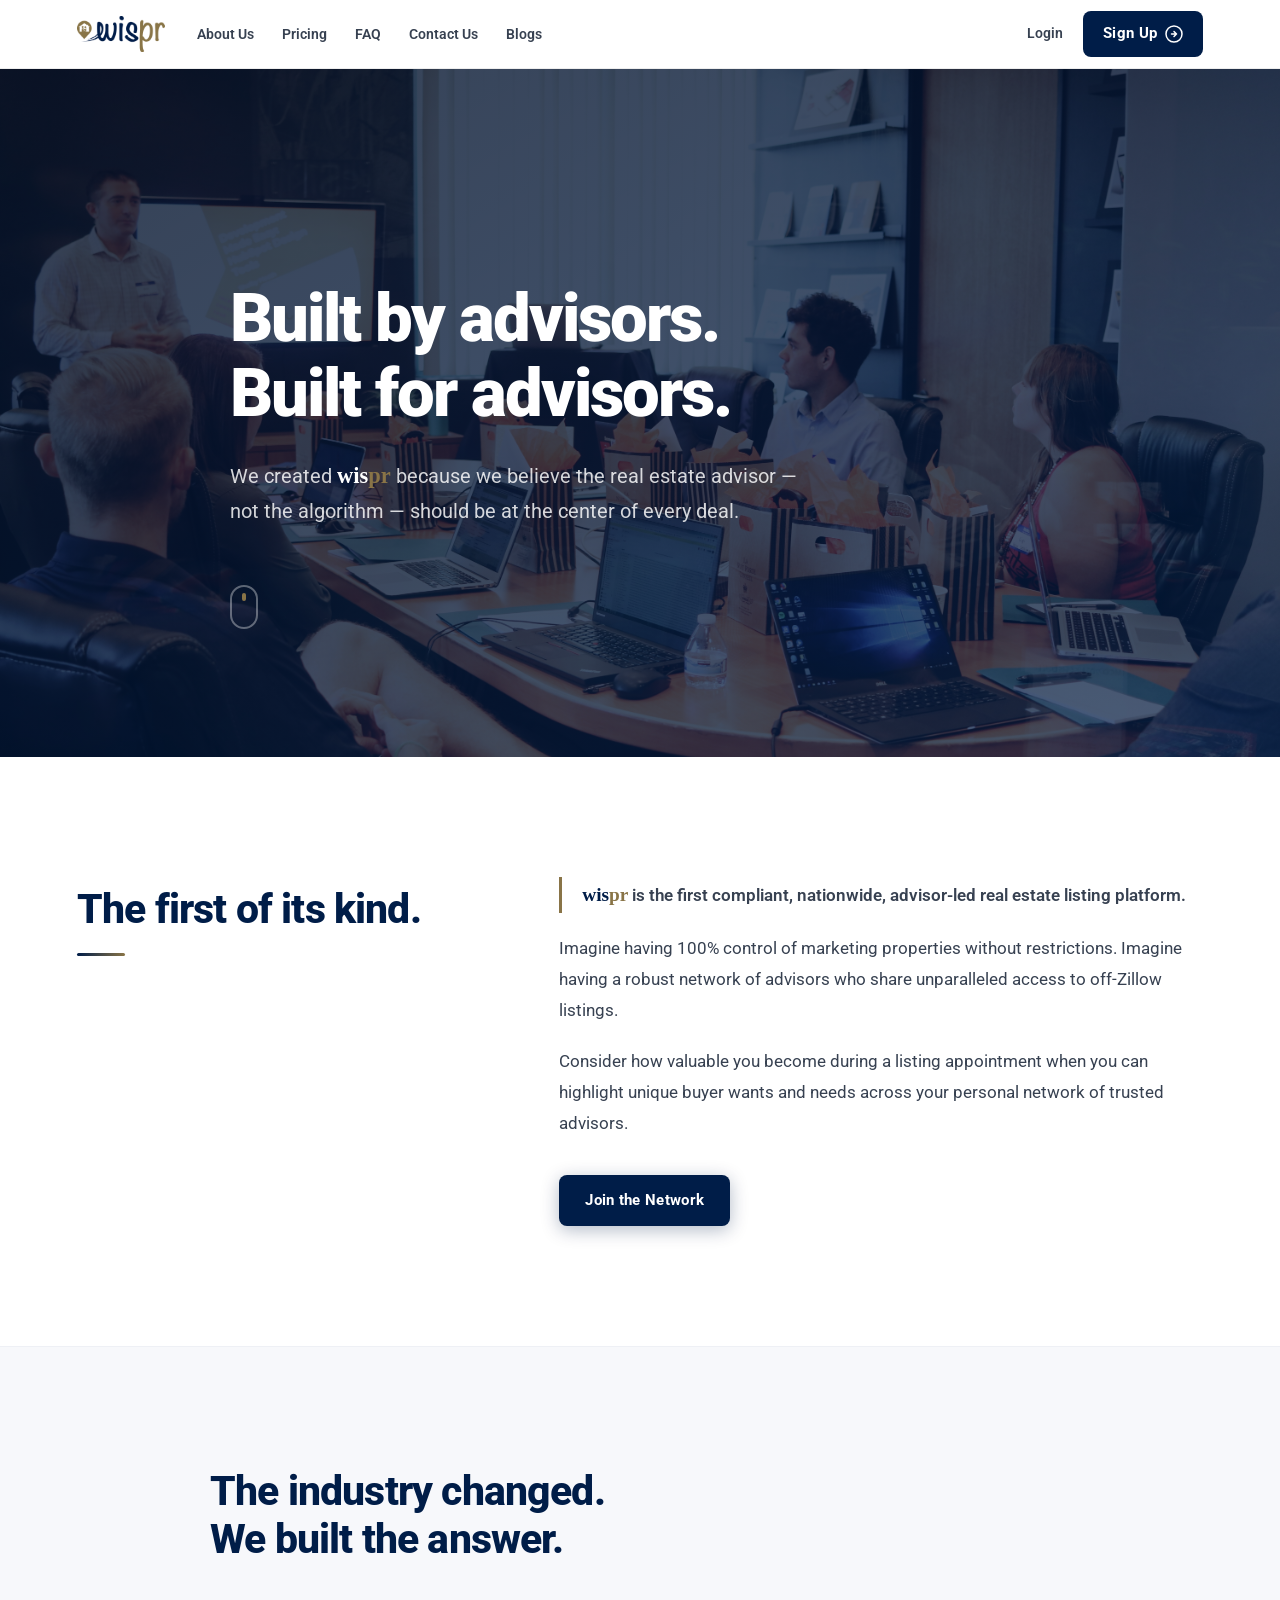
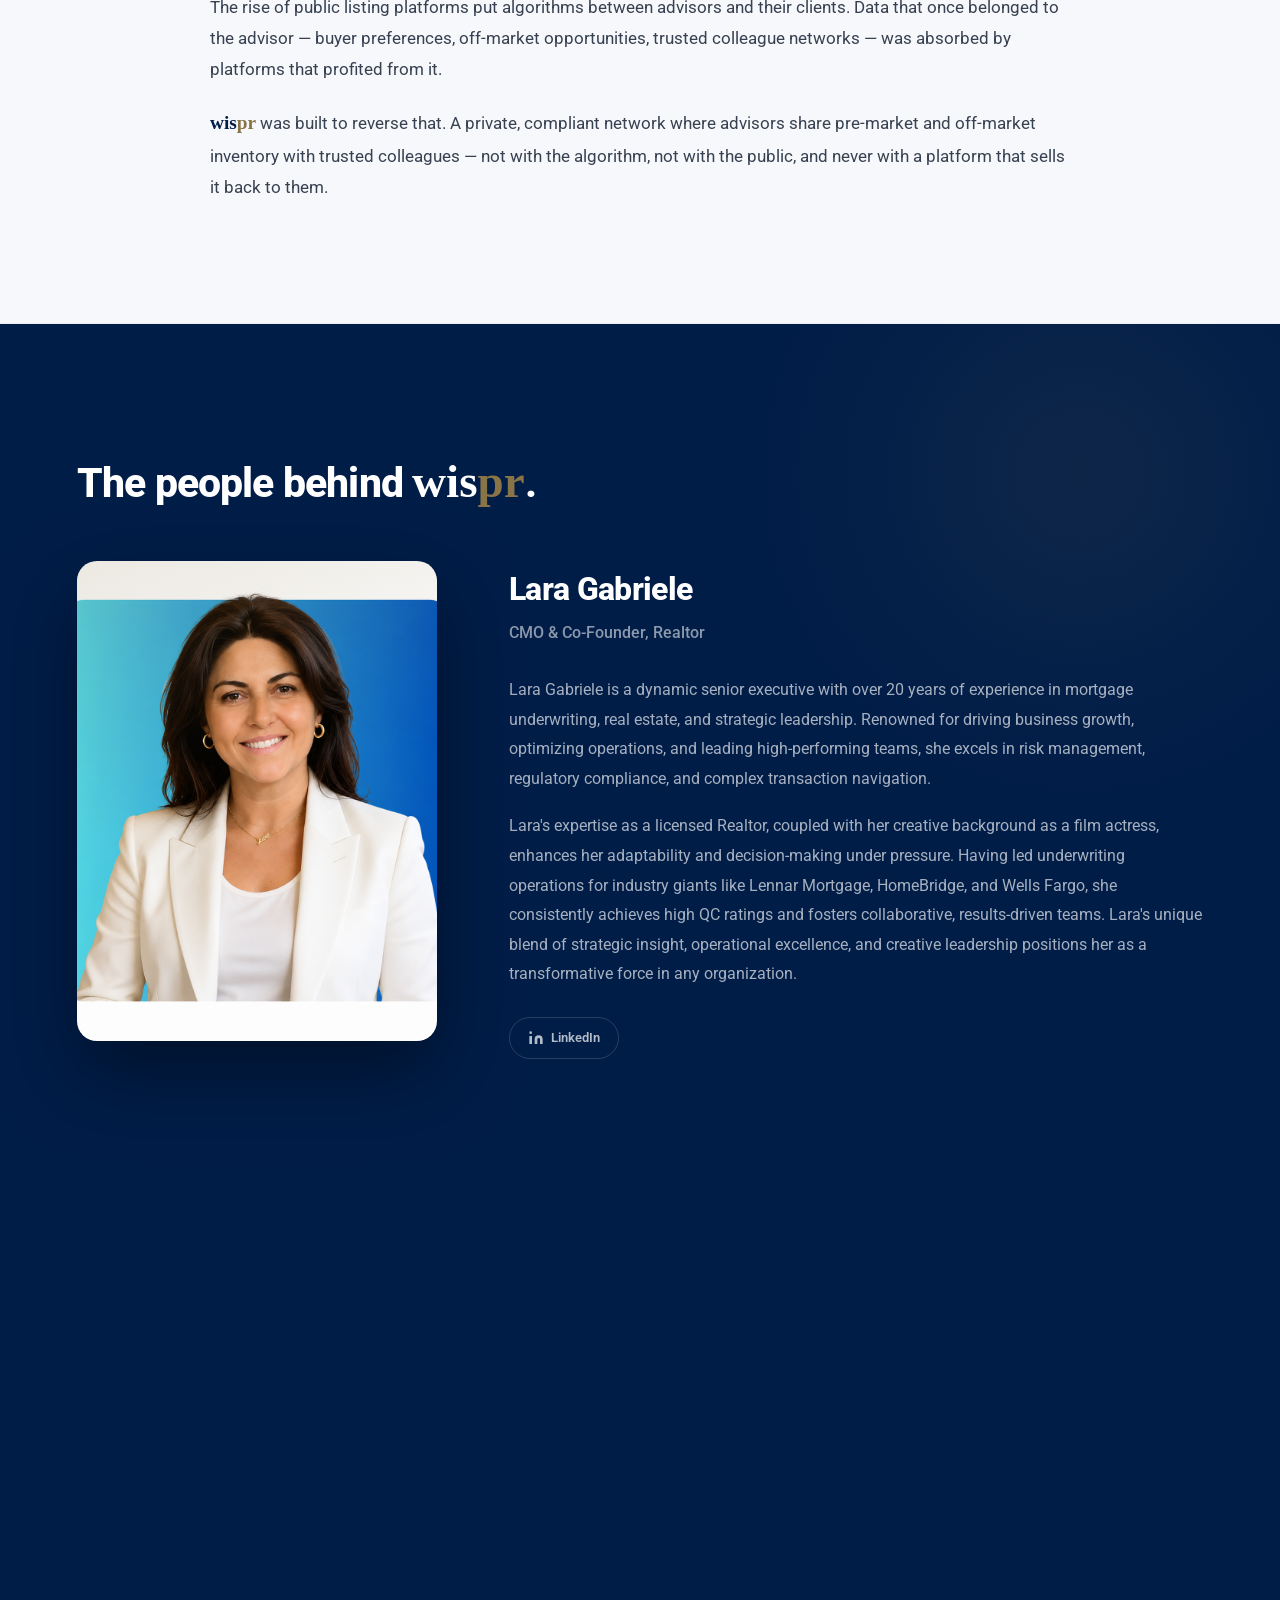
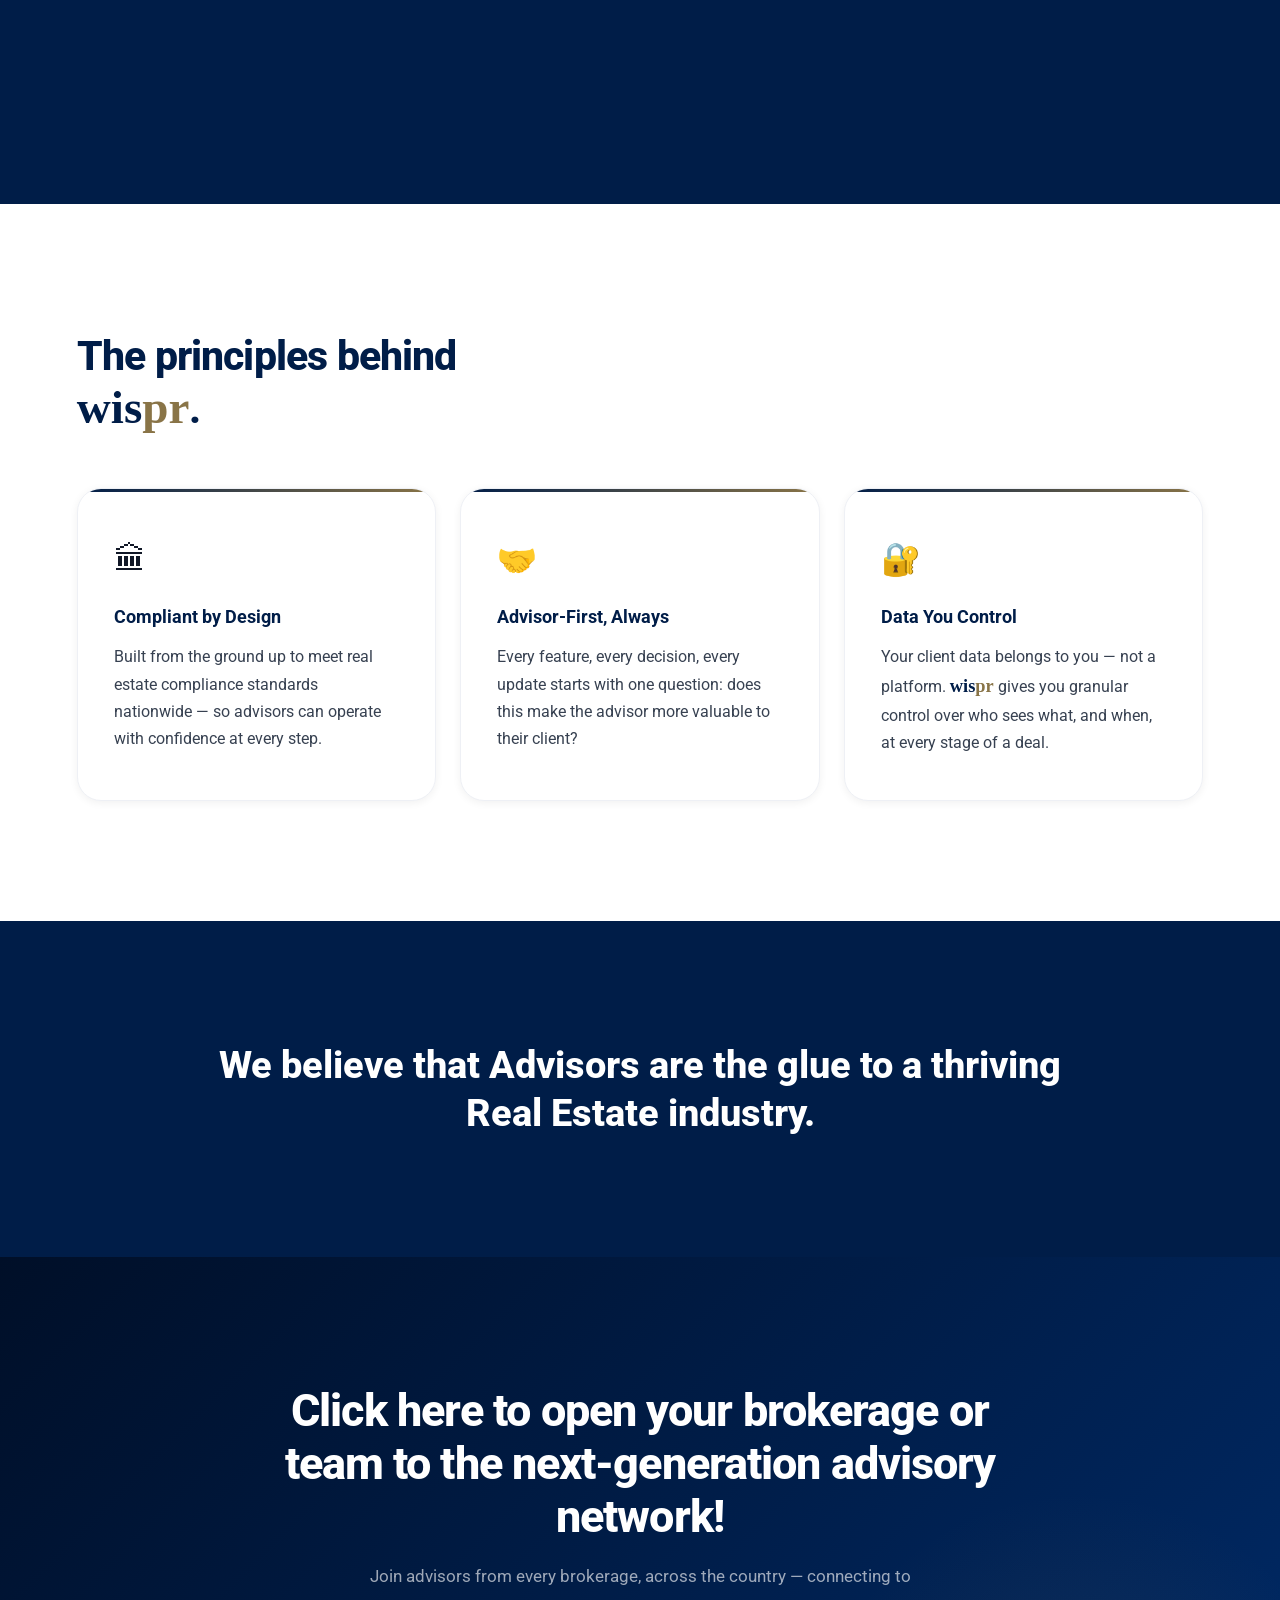
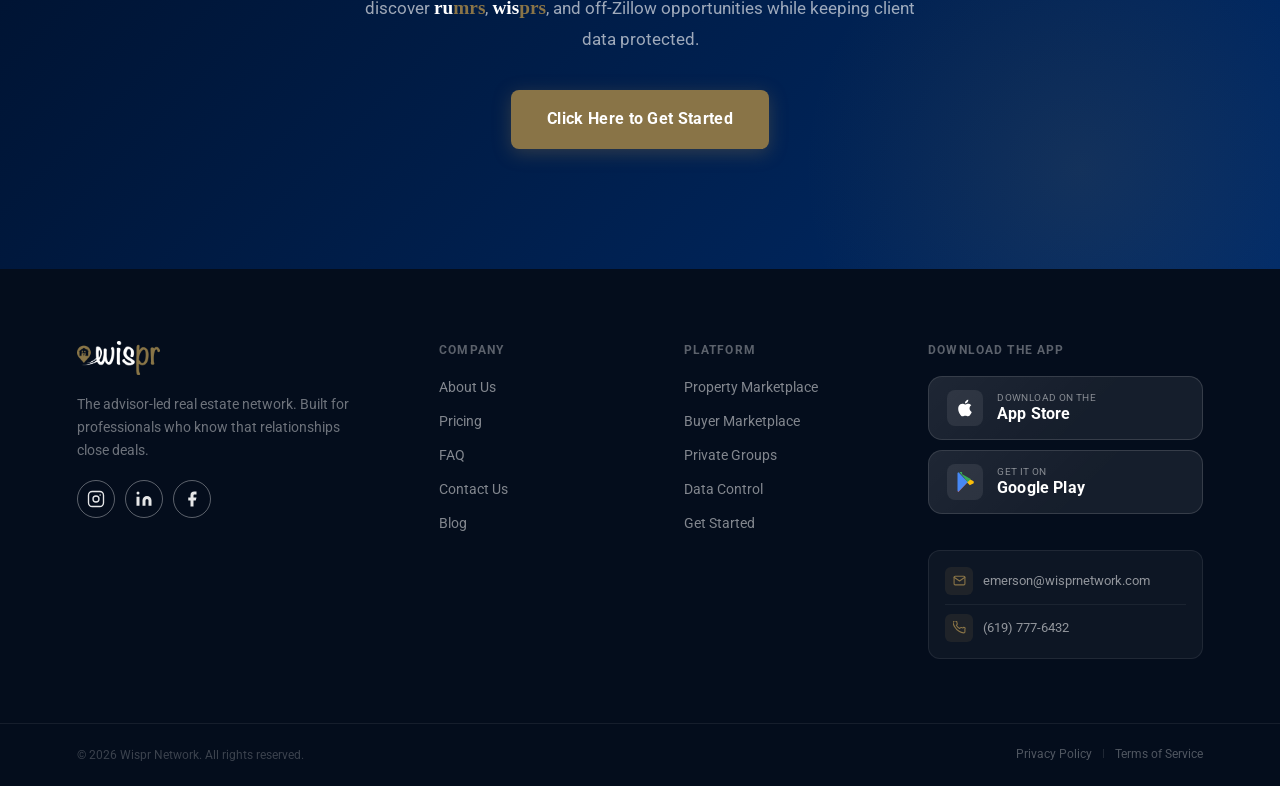
<file: about.html>
﻿<!DOCTYPE html>
<html lang="en">
<head>
  <meta charset="UTF-8" />
  <meta name="viewport" content="width=device-width, initial-scale=1.0" />
  <title>About Us | Wispr Network</title>
  <meta name="description" content="Wispr is the first compliant, nationwide, advisor-led real estate listing platform — built to put advisors back in control." />
  <link rel="preconnect" href="https://fonts.googleapis.com" />
  <link rel="preconnect" href="https://fonts.gstatic.com" crossorigin />
  <link href="https://fonts.googleapis.com/css2?family=Roboto:wght@400;500;700;800;900&family=Public+Sans:ital,wght@0,400;0,500;0,600;0,700;0,800;1,400&family=Playfair+Display:wght@700;800;900&display=swap" rel="stylesheet" />
  <link rel="stylesheet" href="index.css" />
  <link rel="stylesheet" href="about.css" />
  <link rel="icon" type="image/png" href="images/Fav Icon.png" />
  <link rel="apple-touch-icon" href="images/Fav Icon.png" />
</head>

<body>

  <!-- =====================
       NAVIGATION
  ===================== -->
  <header class="header">
    <nav class="nav">
      <a href="index.html" class="nav__logo">
        <img src="images/wispr_navy.png" alt="Wispr" class="nav__logo-img" id="nav-logo" />
      </a>

      <button class="nav__toggle" aria-label="Open menu" aria-expanded="false">
        <span></span><span></span><span></span>
      </button>

      <ul class="nav__links">
        <li><a href="about.html">About Us</a></li>
        <li><a href="pricing.html">Pricing</a></li>
        <li><a href="faq.html">FAQ</a></li>
        <li><a href="index.html#contact-form">Contact Us</a></li>
        <li><a href="blog.html">Blogs</a></li>
      </ul>

      <div class="nav__auth">
        <a href="https://wisprnetwork.com/sign-in/" class="nav__login">Login</a>
        <a href="https://wisprnetwork.com/sign-up/" class="btn btn--signup">
          Sign Up
          <svg width="18" height="18" viewBox="0 0 18 18" fill="none" aria-hidden="true">
            <circle cx="9" cy="9" r="8" stroke="currentColor" stroke-width="1.5"/>
            <path d="M6.5 9h5M9 6.5l2.5 2.5L9 11.5" stroke="currentColor" stroke-width="1.5" stroke-linecap="round" stroke-linejoin="round"/>
          </svg>
        </a>
      </div>
    </nav>
  </header>

  <main>

    <!-- =====================
         PAGE HERO
    ===================== -->
    <section class="about-hero">
      <div class="about-hero__overlay"></div>
      <div class="about-hero__inner">
        <h1 class="about-hero__headline" data-reveal data-reveal-delay="100">
          Built by advisors.<br />Built for advisors.
        </h1>
        <p class="about-hero__sub" data-reveal data-reveal-delay="200">
          We created <strong class="hero__brand-inline"><span class="brand-wis">wis</span><span class="brand-pr">pr</span></strong> because we believe the real estate advisor —
          not the algorithm — should be at the center of every deal.
        </p>
        <div class="about-hero__scroll" data-reveal data-reveal-delay="340" aria-hidden="true">
          <span></span>
        </div>
      </div>
    </section>


    <!-- =====================
         MISSION STATEMENT
    ===================== -->
    <section class="about-mission">
      <div class="about-mission__inner">
        <div class="about-mission__lead" data-reveal>
          <h2>The first of its kind.</h2>
          <div class="about-mission__accent"></div>
        </div>

        <div class="about-mission__body" data-reveal data-reveal-delay="120">
          <p class="about-mission__pull">
            <span class="brand-rumr"><span class="brand-wis">wis</span><span class="brand-pr">pr</span></span> is the first compliant, nationwide, advisor-led real estate
            listing platform.
          </p>
          <p>
            Imagine having 100% control of marketing properties without
            restrictions. Imagine having a robust network of advisors who
            share unparalleled access to off-Zillow listings.
          </p>
          <p>
            Consider how valuable you become during a listing appointment
            when you can highlight unique buyer wants and needs across your
            personal network of trusted advisors.
          </p>
          <a href="index.html#contact-form" class="btn btn--primary about-mission__cta">Join the Network</a>
        </div>
      </div>
    </section>

    <!-- =====================
         STORY / WHY WE BUILT IT
    ===================== -->
    <section class="about-story">
      <div class="about-story__inner">
        <div class="about-story__content" data-reveal>
          <h2>The industry changed.<br />We built the answer.</h2>
          <p>
            The rise of public listing platforms put algorithms between advisors and their clients.
            Data that once belonged to the advisor — buyer preferences, off-market opportunities,
            trusted colleague networks — was absorbed by platforms that profited from it.
          </p>
          <p>
            <span class="brand-rumr"><span class="brand-wis">wis</span><span class="brand-pr">pr</span></span> was built to reverse that. A private, compliant network where advisors share
            pre-market and off-market inventory with trusted colleagues — not with the algorithm,
            not with the public, and never with a platform that sells it back to them.
          </p>
        </div>
      </div>
    </section>

    <!-- =====================
         TEAM
    ===================== -->
    <section class="about-team">
      <div class="about-team__inner">
        <div class="about-team__header" data-reveal>
          <h2>The people behind <span class="brand-rumr"><span class="brand-wis">wis</span><span class="brand-pr">pr</span></span>.</h2>
        </div>

        <div class="team-card" data-reveal data-reveal-delay="100">
          <div class="team-card__photo-wrap">
            <img src="images/Lara (2).png" alt="Lara Gabriele" class="team-card__photo" />
          </div>
          <div class="team-card__body">
            <div class="team-card__meta">
              <h3 class="team-card__name">Lara Gabriele</h3>
              <p class="team-card__title">CMO &amp; Co-Founder, Realtor</p>
            </div>
            <p class="team-card__bio">
              Lara Gabriele is a dynamic senior executive with over 20 years of experience in mortgage
              underwriting, real estate, and strategic leadership. Renowned for driving business growth,
              optimizing operations, and leading high-performing teams, she excels in risk management,
              regulatory compliance, and complex transaction navigation.
            </p>
            <p class="team-card__bio">
              Lara's expertise as a licensed Realtor, coupled with her creative background as a film
              actress, enhances her adaptability and decision-making under pressure. Having led underwriting
              operations for industry giants like Lennar Mortgage, HomeBridge, and Wells Fargo, she
              consistently achieves high QC ratings and fosters collaborative, results-driven teams.
              Lara's unique blend of strategic insight, operational excellence, and creative leadership
              positions her as a transformative force in any organization.
            </p>
            <div class="team-card__links">
              <a href="https://www.linkedin.com/in/laragabrielerealtor/" target="_blank" rel="noopener" class="team-card__link">
                <svg width="16" height="16" viewBox="0 0 24 24" fill="currentColor"><path d="M16 8a6 6 0 016 6v7h-4v-7a2 2 0 00-2-2 2 2 0 00-2 2v7h-4v-7a6 6 0 016-6zM2 9h4v12H2z"/><circle cx="4" cy="4" r="2"/></svg>
                LinkedIn
              </a>
            </div>
          </div>
        </div>

        <div class="team-card" data-reveal data-reveal-delay="180">
          <div class="team-card__photo-wrap">
            <img src="images/Tom.png" alt="Thomas J. Gabriele" class="team-card__photo" />
          </div>
          <div class="team-card__body">
            <div class="team-card__meta">
              <h3 class="team-card__name">Thomas J. Gabriele</h3>
              <p class="team-card__title">
                CEO &amp; Co-Founder of <strong class="hero__brand-inline"><span class="brand-wis">wis</span><span class="brand-pr">pr</span></strong>
              </p>
            </div>
            <p class="team-card__bio">
              Thomas is a seasoned executive with a proven track record of driving growth in real estate
              and digital marketing. With over 20 years of experience, he has launched innovative
              products and services, generating over <strong>$200 million in revenue</strong> and
              <strong>$1 billion in enterprise value</strong> through organic growth and strategic M&amp;A
              at companies like Experian, FOX, and Auction.com.
            </p>
            <p class="team-card__bio">
              As co-founder and CEO of <span class="brand-rumr"><span class="brand-wis">wis</span><span class="brand-pr">pr</span></span>, Thomas excels in building high-performing teams,
              architecting scalable software solutions, and negotiating high-stakes partnerships with
              industry leaders like Google. He holds an <strong>MBA from the University of Chicago Booth</strong>
              and a <strong>BA in Astrophysics from UC Berkeley</strong>.
            </p>
            <div class="team-card__links">
              <a href="https://www.linkedin.com/in/thomasgabriele/" target="_blank" rel="noopener" class="team-card__link">
                <svg width="16" height="16" viewBox="0 0 24 24" fill="currentColor"><path d="M16 8a6 6 0 016 6v7h-4v-7a2 2 0 00-2-2 2 2 0 00-2 2v7h-4v-7a6 6 0 016-6zM2 9h4v12H2z"/><circle cx="4" cy="4" r="2"/></svg>
                LinkedIn
              </a>
            </div>
          </div>
        </div>
      </div>
    </section>

    <!-- =====================
         THREE PILLARS
    ===================== -->
    <section class="about-pillars">
      <div class="about-pillars__inner">
        <div class="about-pillars__header" data-reveal>
          <h2>The principles behind <span class="brand-rumr"><span class="brand-wis">wis</span><span class="brand-pr">pr</span></span>.</h2>
        </div>

        <div class="about-pillars__grid" data-reveal-section>
          <div class="pillar-card">
            <div class="pillar-card__icon">🏛</div>
            <h3>Compliant by Design</h3>
            <p>
              Built from the ground up to meet real estate compliance
              standards nationwide — so advisors can operate with
              confidence at every step.
            </p>
          </div>

          <div class="pillar-card">
            <div class="pillar-card__icon">🤝</div>
            <h3>Advisor-First, Always</h3>
            <p>
              Every feature, every decision, every update starts with one
              question: does this make the advisor more valuable to their
              client?
            </p>
          </div>

          <div class="pillar-card">
            <div class="pillar-card__icon">🔐</div>
            <h3>Data You Control</h3>
            <p>
              Your client data belongs to you — not a platform. <span class="brand-rumr"><span class="brand-wis">wis</span><span class="brand-pr">pr</span></span>
              gives you granular control over who sees what, and when,
              at every stage of a deal.
            </p>
          </div>
        </div>
      </div>
    </section>

    <!-- =====================
         BELIEF STATEMENT
    ===================== -->
    <section class="belief">
      <div class="belief__inner">
        <blockquote class="belief__quote" data-reveal>
          We believe that Advisors are the glue to a thriving Real Estate industry.
        </blockquote>
      </div>
    </section>

    <!-- =====================
         CTA
    ===================== -->
    <section class="cta" id="cta">
      <div class="cta__inner">
        <h2 class="cta__headline">
          Click here to open your brokerage or team to the next-generation advisory network!
        </h2>
        <p class="cta__sub">
          Join advisors from every brokerage, across the country —
          connecting to discover <span class="brand-rumr"><span class="brand-wis">ru</span><span class="brand-pr">mrs</span></span>, <span class="brand-rumr"><span class="brand-wis">wis</span><span class="brand-pr">prs</span></span>, and off-Zillow
          opportunities while keeping client data protected.
        </p>
        <a href="index.html#contact-form" class="btn btn--gold btn--large">
          Click Here to Get Started
        </a>
      </div>
    </section>

  </main>

  <!-- ── FOOTER ────────────────────────────────────────── -->
  <footer class="footer">
    <div class="footer__inner">

      <div class="footer__brand">
        <a href="index.html" class="footer__logo-link">
          <img src="images/wispr_logo_white.png" alt="Wispr" class="footer__logo-img" />
        </a>
        <p class="footer__tagline">The advisor-led real estate network. Built for professionals who know that relationships close deals.</p>
        <div class="footer__social">
          <a href="https://www.instagram.com/wisprnetwork/" target="_blank" rel="noopener" aria-label="Instagram">
            <svg width="18" height="18" viewBox="0 0 24 24" fill="none" stroke="currentColor" stroke-width="1.8" stroke-linecap="round" stroke-linejoin="round"><rect x="2" y="2" width="20" height="20" rx="5"/><circle cx="12" cy="12" r="4"/><circle cx="17.5" cy="6.5" r="1" fill="currentColor" stroke="none"/></svg>
          </a>
          <a href="https://www.linkedin.com/company/100926797/" target="_blank" rel="noopener" aria-label="LinkedIn">
            <svg width="18" height="18" viewBox="0 0 24 24" fill="currentColor"><path d="M16 8a6 6 0 016 6v7h-4v-7a2 2 0 00-2-2 2 2 0 00-2 2v7h-4v-7a6 6 0 016-6zM2 9h4v12H2z"/><circle cx="4" cy="4" r="2"/></svg>
          </a>
          <a href="#facebook" aria-label="Facebook">
            <svg width="18" height="18" viewBox="0 0 24 24" fill="currentColor"><path d="M18 2h-3a5 5 0 00-5 5v3H7v4h3v8h4v-8h3l1-4h-4V7a1 1 0 011-1h3z"/></svg>
          </a>
        </div>
      </div>

      <div class="footer__col">
        <h4 class="footer__col-title">Company</h4>
        <nav class="footer__nav">
          <a href="about.html">About Us</a>
          <a href="pricing.html">Pricing</a>
          <a href="faq.html">FAQ</a>
          <a href="index.html#contact-form">Contact Us</a>
          <a href="blog.html">Blog</a>
        </nav>
      </div>

      <div class="footer__col">
        <h4 class="footer__col-title">Platform</h4>
        <nav class="footer__nav">
          <a href="index.html#platform">Property Marketplace</a>
          <a href="index.html#platform">Buyer Marketplace</a>
          <a href="index.html#groups">Private Groups</a>
          <a href="index.html#control">Data Control</a>
          <a href="index.html#contact-form">Get Started</a>
        </nav>
      </div>

      <div class="footer__col">
        <h4 class="footer__col-title">Download the App</h4>
        <div class="footer__apps">
          <a href="https://apps.apple.com/vn/app/wispr-network/id6479228847" target="_blank" rel="noopener" class="footer__app-btn">
            <div class="footer__app-btn__icon">
              <svg width="20" height="20" viewBox="0 0 24 24" fill="white" aria-hidden="true"><path d="M18.71 19.5c-.83 1.24-1.71 2.45-3.05 2.47-1.34.03-1.77-.79-3.29-.79-1.53 0-2 .77-3.27.82-1.31.05-2.3-1.32-3.14-2.53C4.25 17 2.94 12.45 4.7 9.39c.87-1.52 2.43-2.48 4.12-2.51 1.28-.02 2.5.87 3.29.87.78 0 2.26-1.07 3.8-.91.65.03 2.47.26 3.64 1.98-.08.06-2.17 1.28-2.15 3.81.03 3.02 2.65 4.03 2.68 4.04-.03.07-.42 1.44-1.38 2.83M13 3.5c.73-.83 1.94-1.46 2.94-1.5.13 1.17-.34 2.35-1.04 3.19-.69.85-1.83 1.51-2.95 1.42-.15-1.15.41-2.35 1.05-3.11z"/></svg>
            </div>
            <div class="footer__app-btn__text">
              <small>Download on the</small>
              <strong>App Store</strong>
            </div>
          </a>
          <a href="https://play.google.com/store/apps/details?id=com.homewayz" target="_blank" rel="noopener" class="footer__app-btn">
            <div class="footer__app-btn__icon">
              <svg width="20" height="20" viewBox="0 0 24 24" aria-hidden="true">
                <path d="M3.18 23.76c.3.17.64.24.98.22L15.34 12 11.66 8.32z" fill="#EA4335"/>
                <path d="M20.54 10.27L17.9 8.76 13.9 12l4 4 2.63-1.5a1.8 1.8 0 000-4.23z" fill="#FBBC05"/>
                <path d="M4.16.24A1.8 1.8 0 003 1.9v20.2a1.8 1.8 0 001.16 1.66L15.34 12z" fill="#4285F4"/>
                <path d="M15.34 12l3.56-3.56-10.72-6.17A1.82 1.82 0 005.16.04L15.34 12z" fill="#34A853"/>
              </svg>
            </div>
            <div class="footer__app-btn__text">
              <small>Get it on</small>
              <strong>Google Play</strong>
            </div>
          </a>
        </div>
        <div class="footer__contact">
          <div class="footer__contact-item">
            <div class="footer__contact-icon">
              <svg width="13" height="13" viewBox="0 0 24 24" fill="none" stroke="currentColor" stroke-width="2" stroke-linecap="round" stroke-linejoin="round"><path d="M4 4h16c1.1 0 2 .9 2 2v12c0 1.1-.9 2-2 2H4c-1.1 0-2-.9-2-2V6c0-1.1.9-2 2-2z"/><polyline points="22,6 12,13 2,6"/></svg>
            </div>
            <a href="mailto:emerson@wisprnetwork.com">emerson@wisprnetwork.com</a>
          </div>
          <div class="footer__contact-item">
            <div class="footer__contact-icon">
              <svg width="13" height="13" viewBox="0 0 24 24" fill="none" stroke="currentColor" stroke-width="2" stroke-linecap="round" stroke-linejoin="round"><path d="M22 16.92v3a2 2 0 01-2.18 2 19.79 19.79 0 01-8.63-3.07A19.5 19.5 0 013.07 10.8 19.79 19.79 0 01.0 2.18 2 2 0 012 0h3a2 2 0 012 1.72c.127.96.361 1.903.7 2.81a2 2 0 01-.45 2.11L6.09 7.91a16 16 0 006 6l1.27-1.27a2 2 0 012.11-.45c.907.339 1.85.573 2.81.7A2 2 0 0122 14.92z"/></svg>
            </div>
            <a href="tel:+16197776432">(619) 777-6432</a>
          </div>
        </div>
      </div>

    </div>

    <div class="footer__bottom">
      <div class="footer__bottom-inner">
        <p class="footer__copy">&copy; 2026 Wispr Network. All rights reserved.</p>
        <div class="footer__legal">
          <a href="privacy.html">Privacy Policy</a>
          <span aria-hidden="true">|</span>
          <a href="terms.html">Terms of Service</a>
        </div>
      </div>
    </div>
  </footer>

  <script src="script.js" defer></script>

</body>
</html>
</file>
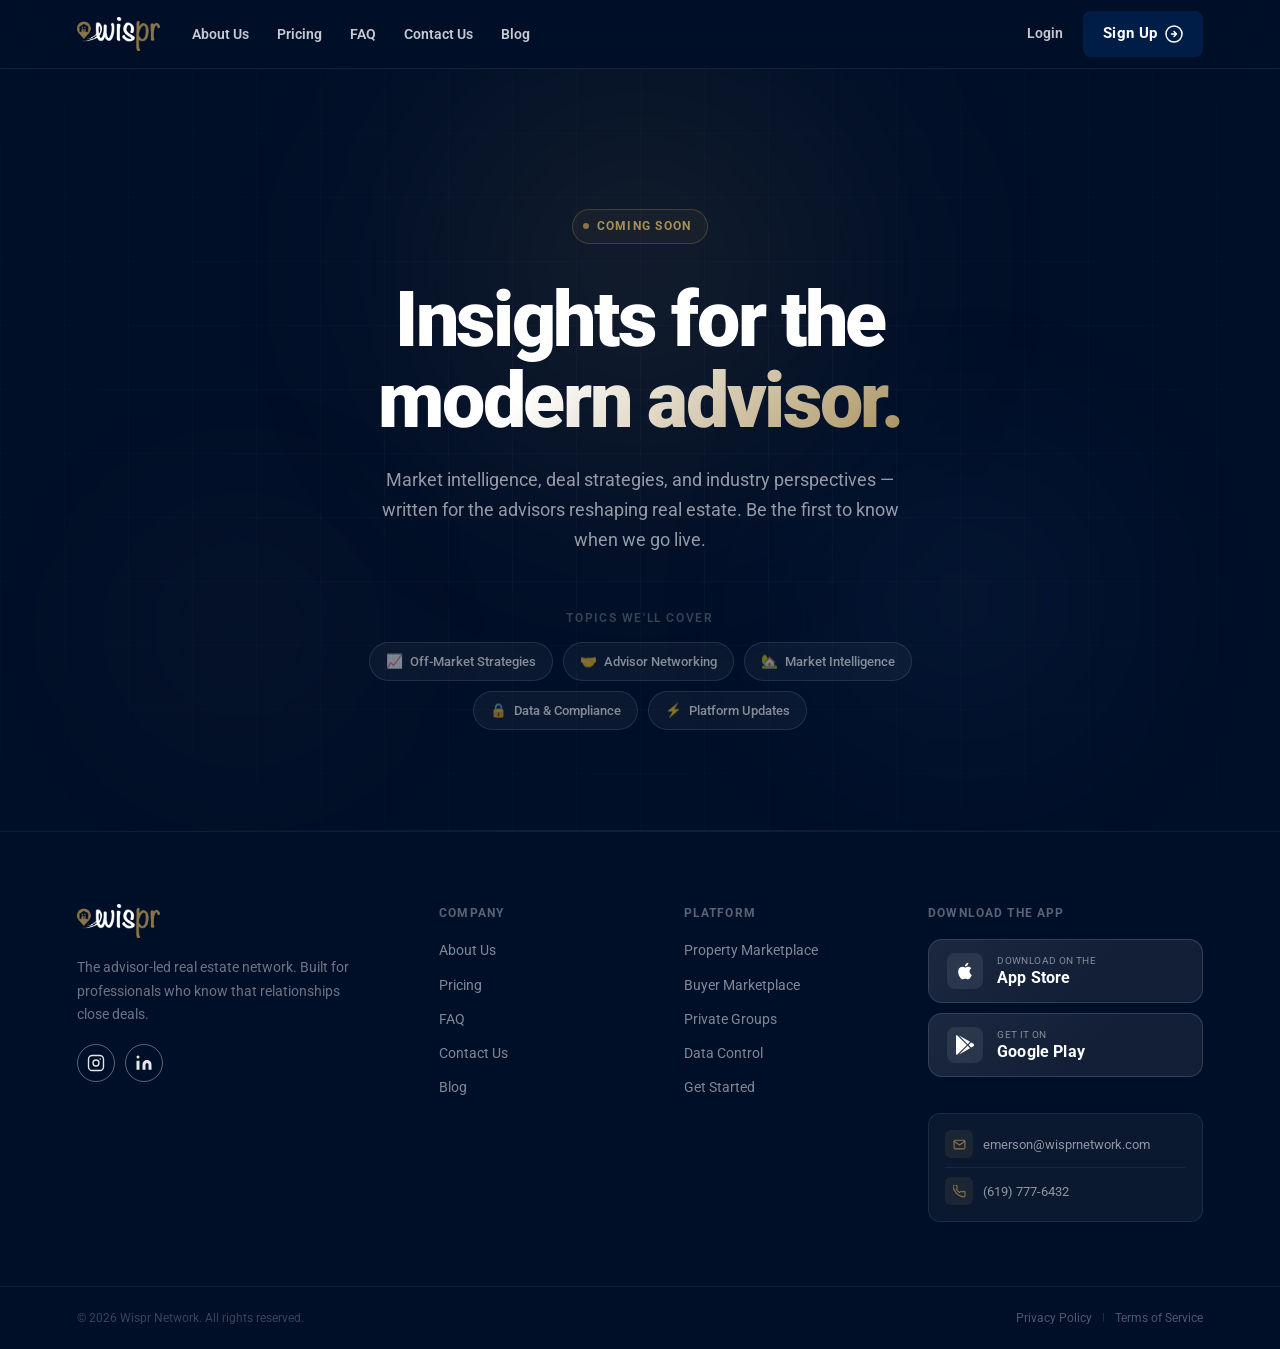
<file: blog.html>
<!DOCTYPE html>
<html lang="en">
<head>
  <meta charset="UTF-8" />
  <meta name="viewport" content="width=device-width, initial-scale=1.0" />
  <title>Blog | Wispr Network</title>
  <meta name="description" content="Insights, market intelligence, and advisor strategies from the Wispr Network team. Coming soon." />
  <link rel="icon" type="image/png" href="images/Fav Icon.png" />
  <link rel="apple-touch-icon" href="images/Fav Icon.png" />
  <link rel="preconnect" href="https://fonts.googleapis.com" />
  <link rel="preconnect" href="https://fonts.gstatic.com" crossorigin />
  <link href="https://fonts.googleapis.com/css2?family=Roboto:wght@400;500;700;800;900&family=Public+Sans:ital,wght@0,400;0,500;0,600;0,700;0,800;1,400&family=Playfair+Display:wght@700;800;900&display=swap" rel="stylesheet" />
  <link rel="stylesheet" href="index.css" />
  <style>
    /* ── Blog coming-soon page styles ─────────────────── */

    body.blog-page {
      background: var(--navy-deep);
      min-height: 100vh;
      display: flex;
      flex-direction: column;
    }

    /* Force nav to transparent/dark on this page */
    .blog-page .header {
      background: transparent;
      border-bottom: 1px solid rgba(255,255,255,.08);
    }
    .blog-page .header--scrolled {
      background: rgba(0,15,40,.92);
      backdrop-filter: blur(16px);
    }
    .blog-page .nav__links a,
    .blog-page .nav__login {
      color: rgba(255,255,255,.78);
    }
    .blog-page .nav__links a:hover,
    .blog-page .nav__login:hover { color: #fff; }

    /* ── Hero ─────────────────────────────────────────── */
    .blog-hero {
      flex: 1;
      display: flex;
      align-items: center;
      justify-content: center;
      position: relative;
      padding: 140px var(--pad-x) 100px;
      text-align: center;
      overflow: hidden;
    }

    /* Decorative background elements */
    .blog-hero__bg {
      position: absolute;
      inset: 0;
      pointer-events: none;
    }
    .blog-hero__orb {
      position: absolute;
      border-radius: 50%;
      filter: blur(90px);
    }
    .blog-hero__orb--1 {
      width: 600px; height: 600px;
      background: radial-gradient(circle, rgba(137,116,71,.18) 0%, transparent 70%);
      top: -100px; left: 50%;
      transform: translateX(-50%);
    }
    .blog-hero__orb--2 {
      width: 380px; height: 380px;
      background: radial-gradient(circle, rgba(59,108,183,.14) 0%, transparent 70%);
      bottom: 40px; right: 10%;
    }
    .blog-hero__orb--3 {
      width: 280px; height: 280px;
      background: radial-gradient(circle, rgba(137,116,71,.1) 0%, transparent 70%);
      bottom: 60px; left: 8%;
    }

    /* Grid lines decoration */
    .blog-hero__grid {
      position: absolute;
      inset: 0;
      background-image:
        linear-gradient(rgba(255,255,255,.025) 1px, transparent 1px),
        linear-gradient(90deg, rgba(255,255,255,.025) 1px, transparent 1px);
      background-size: 64px 64px;
      mask-image: radial-gradient(ellipse 80% 80% at 50% 50%, black 20%, transparent 100%);
      -webkit-mask-image: radial-gradient(ellipse 80% 80% at 50% 50%, black 20%, transparent 100%);
    }

    .blog-hero__inner {
      position: relative;
      z-index: 1;
      max-width: 680px;
      margin: 0 auto;
    }

    /* Tag pill */
    .blog-hero__tag {
      display: inline-flex;
      align-items: center;
      gap: 8px;
      padding: 6px 16px 6px 10px;
      border-radius: 100px;
      border: 1px solid rgba(137,116,71,.4);
      background: rgba(137,116,71,.08);
      font-size: .78rem;
      font-weight: 700;
      letter-spacing: .1em;
      text-transform: uppercase;
      color: var(--gold-light);
      margin-bottom: 36px;
    }
    .blog-hero__tag-dot {
      width: 6px; height: 6px;
      border-radius: 50%;
      background: var(--gold);
      animation: pulse 2s ease-in-out infinite;
    }
    @keyframes pulse {
      0%, 100% { opacity: 1; transform: scale(1); }
      50%       { opacity: .5; transform: scale(.7); }
    }

    /* Heading */
    .blog-hero__title {
      font-family: var(--font-body);
      font-size: clamp(2.8rem, 6vw, 5.2rem);
      font-weight: 900;
      line-height: 1.06;
      letter-spacing: -.03em;
      color: var(--white);
      margin-bottom: 24px;
    }
    .blog-hero__title span {
      background: linear-gradient(135deg, #fff 30%, var(--gold-light) 100%);
      -webkit-background-clip: text;
      -webkit-text-fill-color: transparent;
      background-clip: text;
    }

    /* Subtitle */
    .blog-hero__sub {
      font-size: 1.1rem;
      line-height: 1.7;
      color: rgba(255,255,255,.58);
      margin-bottom: 52px;
      max-width: 520px;
      margin-left: auto;
      margin-right: auto;
    }

    /* Email form */
    .blog-notify {
      display: flex;
      gap: 10px;
      max-width: 420px;
      margin: 0 auto 52px;
    }
    .blog-notify__input {
      flex: 1;
      height: 50px;
      padding: 0 18px;
      border-radius: var(--radius-sm);
      border: 1.5px solid rgba(255,255,255,.15);
      background: rgba(255,255,255,.06);
      color: var(--white);
      font-family: var(--font-body);
      font-size: .95rem;
      outline: none;
      transition: border-color .2s, background .2s;
    }
    .blog-notify__input::placeholder { color: rgba(255,255,255,.3); }
    .blog-notify__input:focus {
      border-color: rgba(137,116,71,.6);
      background: rgba(255,255,255,.09);
    }
    .blog-notify__btn {
      height: 50px;
      padding: 0 22px;
      border-radius: var(--radius-sm);
      background: var(--gold);
      color: var(--white);
      font-family: var(--font-body);
      font-size: .9rem;
      font-weight: 700;
      border: none;
      cursor: pointer;
      white-space: nowrap;
      transition: background .2s, transform .2s, box-shadow .2s;
      box-shadow: 0 4px 18px rgba(137,116,71,.35);
    }
    .blog-notify__btn:hover {
      background: var(--gold-light);
      transform: translateY(-2px);
      box-shadow: 0 8px 28px rgba(137,116,71,.45);
    }
    .blog-notify__note {
      font-size: .75rem;
      color: rgba(255,255,255,.3);
      margin-top: 12px;
      margin-bottom: 0;
    }

    /* Topic previews */
    .blog-topics {
      display: flex;
      flex-wrap: wrap;
      gap: 10px;
      justify-content: center;
      margin-top: 48px;
    }
    .blog-topic {
      display: inline-flex;
      align-items: center;
      gap: 7px;
      padding: 8px 16px;
      border-radius: 100px;
      border: 1px solid rgba(255,255,255,.1);
      background: rgba(255,255,255,.04);
      font-size: .8rem;
      font-weight: 500;
      color: rgba(255,255,255,.5);
      transition: border-color .2s, color .2s, background .2s;
    }
    .blog-topic:hover {
      border-color: rgba(137,116,71,.4);
      color: rgba(255,255,255,.8);
      background: rgba(137,116,71,.07);
    }
    .blog-topic__icon {
      font-size: .85rem;
      line-height: 1;
    }

    /* Topics label */
    .blog-topics__label {
      width: 100%;
      text-align: center;
      font-size: .72rem;
      font-weight: 600;
      letter-spacing: .14em;
      text-transform: uppercase;
      color: rgba(255,255,255,.22);
      margin-bottom: 4px;
    }

    /* ── Divider ──────────────────────────────────────── */
    .blog-divider {
      height: 1px;
      background: linear-gradient(90deg, transparent, rgba(255,255,255,.08), transparent);
      margin: 0 var(--pad-x);
    }

    /* ── Footer (reuse site footer but compact) ───────── */
    .blog-page .footer {
      background: var(--navy-deep);
      border-top: 1px solid rgba(255,255,255,.06);
    }

    /* ── Responsive ───────────────────────────────────── */
    @media (max-width: 540px) {
      .blog-notify { flex-direction: column; }
      .blog-notify__btn { width: 100%; }
      .blog-hero__title { font-size: 2.4rem; }
    }
  </style>
</head>

<body class="blog-page page--dark-hero">

  <!-- ── HEADER ─────────────────────────────────────── -->
  <header class="header">
    <nav class="nav">
      <a href="index.html" class="nav__logo">
        <img src="images/wispr_logo_white.png" alt="Wispr" class="nav__logo-img" id="nav-logo" />
      </a>

      <button class="nav__toggle" aria-label="Open menu" aria-expanded="false">
        <span></span><span></span><span></span>
      </button>

      <ul class="nav__links">
        <li><a href="about.html">About Us</a></li>
        <li><a href="pricing.html">Pricing</a></li>
        <li><a href="faq.html">FAQ</a></li>
        <li><a href="index.html#contact-form">Contact Us</a></li>
        <li><a href="blog.html" aria-current="page">Blog</a></li>
      </ul>

      <div class="nav__auth">
        <a href="https://wisprnetwork.com/sign-in/" class="nav__login">Login</a>
        <a href="https://wisprnetwork.com/sign-up/" class="btn btn--signup">
          Sign Up
          <svg width="18" height="18" viewBox="0 0 18 18" fill="none" aria-hidden="true">
            <circle cx="9" cy="9" r="8" stroke="currentColor" stroke-width="1.5"/>
            <path d="M6.5 9h5M9 6.5l2.5 2.5L9 11.5" stroke="currentColor" stroke-width="1.5" stroke-linecap="round" stroke-linejoin="round"/>
          </svg>
        </a>
      </div>
    </nav>
  </header>

  <!-- ── BLOG COMING SOON ───────────────────────────── -->
  <main>
    <section class="blog-hero">

      <div class="blog-hero__bg">
        <div class="blog-hero__grid"></div>
        <div class="blog-hero__orb blog-hero__orb--1"></div>
        <div class="blog-hero__orb blog-hero__orb--2"></div>
        <div class="blog-hero__orb blog-hero__orb--3"></div>
      </div>

      <div class="blog-hero__inner">

        <div class="blog-hero__tag">
          <span class="blog-hero__tag-dot"></span>
          Coming Soon
        </div>

        <h1 class="blog-hero__title">
          Insights for the<br/>
          <span>modern advisor.</span>
        </h1>

        <p class="blog-hero__sub">
          Market intelligence, deal strategies, and industry perspectives — written for the advisors reshaping real estate. Be the first to know when we go live.
        </p>

        <div class="blog-topics">
          <p class="blog-topics__label">Topics we'll cover</p>
          <span class="blog-topic"><span class="blog-topic__icon">📈</span> Off-Market Strategies</span>
          <span class="blog-topic"><span class="blog-topic__icon">🤝</span> Advisor Networking</span>
          <span class="blog-topic"><span class="blog-topic__icon">🏡</span> Market Intelligence</span>
          <span class="blog-topic"><span class="blog-topic__icon">🔒</span> Data &amp; Compliance</span>
          <span class="blog-topic"><span class="blog-topic__icon">⚡</span> Platform Updates</span>
        </div>

      </div>
    </section>

    <div class="blog-divider"></div>
  </main>

  <!-- ── FOOTER ─────────────────────────────────────── -->
  <footer class="footer">
    <div class="footer__inner">

      <div class="footer__brand">
        <a href="index.html" class="footer__logo-link">
          <img src="images/wispr_logo_white.png" alt="Wispr" class="footer__logo-img" />
        </a>
        <p class="footer__tagline">The advisor-led real estate network. Built for professionals who know that relationships close deals.</p>
        <div class="footer__social">
          <a href="https://www.instagram.com/wisprnetwork/" target="_blank" rel="noopener" aria-label="Instagram">
            <svg width="18" height="18" viewBox="0 0 24 24" fill="none" stroke="currentColor" stroke-width="1.8" stroke-linecap="round" stroke-linejoin="round"><rect x="2" y="2" width="20" height="20" rx="5"/><circle cx="12" cy="12" r="4"/><circle cx="17.5" cy="6.5" r="1" fill="currentColor" stroke="none"/></svg>
          </a>
          <a href="https://www.linkedin.com/company/100926797/" target="_blank" rel="noopener" aria-label="LinkedIn">
            <svg width="18" height="18" viewBox="0 0 24 24" fill="currentColor"><path d="M16 8a6 6 0 016 6v7h-4v-7a2 2 0 00-2-2 2 2 0 00-2 2v7h-4v-7a6 6 0 016-6zM2 9h4v12H2z"/><circle cx="4" cy="4" r="2"/></svg>
          </a>
        </div>
      </div>

      <div class="footer__col">
        <h4 class="footer__col-title">Company</h4>
        <nav class="footer__nav">
          <a href="about.html">About Us</a>
          <a href="pricing.html">Pricing</a>
          <a href="faq.html">FAQ</a>
          <a href="index.html#contact-form">Contact Us</a>
          <a href="blog.html">Blog</a>
        </nav>
      </div>

      <div class="footer__col">
        <h4 class="footer__col-title">Platform</h4>
        <nav class="footer__nav">
          <a href="index.html#platform">Property Marketplace</a>
          <a href="index.html#platform">Buyer Marketplace</a>
          <a href="index.html#groups">Private Groups</a>
          <a href="index.html#control">Data Control</a>
          <a href="index.html#contact-form">Get Started</a>
        </nav>
      </div>

      <div class="footer__col">
        <h4 class="footer__col-title">Download the App</h4>
        <div class="footer__apps">
          <a href="https://apps.apple.com/vn/app/wispr-network/id6479228847" target="_blank" rel="noopener" class="footer__app-btn">
            <div class="footer__app-btn__icon">
              <svg width="20" height="20" viewBox="0 0 24 24" fill="white"><path d="M18.71 19.5c-.83 1.24-1.71 2.45-3.05 2.47-1.34.03-1.77-.79-3.29-.79-1.53 0-2 .77-3.27.82-1.31.05-2.3-1.32-3.14-2.53C4.25 17 2.94 12.45 4.7 9.39c.87-1.52 2.43-2.48 4.12-2.51 1.28-.02 2.5.87 3.29.87.78 0 2.26-1.07 3.8-.91.65.03 2.47.26 3.64 1.98-.08.06-2.17 1.28-2.15 3.81.03 3.02 2.65 4.03 2.68 4.04-.03.07-.42 1.44-1.38 2.83M13 3.5c.73-.83 1.94-1.46 2.94-1.5.13 1.17-.34 2.35-1.04 3.19-.69.85-1.83 1.51-2.95 1.42-.15-1.15.41-2.35 1.05-3.11z"/></svg>
            </div>
            <div class="footer__app-btn__text">
              <small>Download on the</small>
              <strong>App Store</strong>
            </div>
          </a>
          <a href="https://play.google.com/store/apps/details?id=com.homewayz" target="_blank" rel="noopener" class="footer__app-btn">
            <div class="footer__app-btn__icon">
              <svg width="20" height="20" viewBox="0 0 512 512" fill="white" aria-hidden="true">
                <path d="M325.3 234.3L104.6 13l280.8 161.2-60.1 60.1zM47 0C34 6.8 25.3 19.2 25.3 35.3v441.3c0 16.1 8.7 28.5 21.7 35.3l256.6-256L47 0zm425.2 225.6l-58.9-34.1-65.7 64.5 65.7 64.5 60.1-34.1c17.1-9.8 17.1-37.8-.0-60.8h-1.2zM104.6 499l280.8-161.2-60.1-60.1L104.6 499z"/>
              </svg>
            </div>
            <div class="footer__app-btn__text">
              <small>Get it on</small>
              <strong>Google Play</strong>
            </div>
          </a>
        </div>
        <div class="footer__contact">
          <div class="footer__contact-item">
            <div class="footer__contact-icon">
              <svg width="13" height="13" viewBox="0 0 24 24" fill="none" stroke="currentColor" stroke-width="2" stroke-linecap="round" stroke-linejoin="round"><path d="M4 4h16c1.1 0 2 .9 2 2v12c0 1.1-.9 2-2 2H4c-1.1 0-2-.9-2-2V6c0-1.1.9-2 2-2z"/><polyline points="22,6 12,13 2,6"/></svg>
            </div>
            <a href="mailto:emerson@wisprnetwork.com">emerson@wisprnetwork.com</a>
          </div>
          <div class="footer__contact-item">
            <div class="footer__contact-icon">
              <svg width="13" height="13" viewBox="0 0 24 24" fill="none" stroke="currentColor" stroke-width="2" stroke-linecap="round" stroke-linejoin="round"><path d="M22 16.92v3a2 2 0 01-2.18 2 19.79 19.79 0 01-8.63-3.07A19.5 19.5 0 013.07 10.8 19.79 19.79 0 01.0 2.18 2 2 0 012 0h3a2 2 0 012 1.72c.127.96.361 1.903.7 2.81a2 2 0 01-.45 2.11L6.09 7.91a16 16 0 006 6l1.27-1.27a2 2 0 012.11-.45c.907.339 1.85.573 2.81.7A2 2 0 0122 14.92z"/></svg>
            </div>
            <a href="tel:+16197776432">(619) 777-6432</a>
          </div>
        </div>
      </div>

    </div>

    <div class="footer__bottom">
      <div class="footer__bottom-inner">
        <p class="footer__copy">&copy; 2026 Wispr Network. All rights reserved.</p>
        <div class="footer__legal">
          <a href="privacy.html">Privacy Policy</a>
          <span aria-hidden="true">|</span>
          <a href="terms.html">Terms of Service</a>
        </div>
      </div>
    </div>
  </footer>

  <script src="script.js" defer></script>
  <script>
    function handleNotify(btn) {
      var input = btn.previousElementSibling;
      var email = input.value.trim();
      if (!email || !email.includes('@')) {
        input.focus();
        input.style.borderColor = 'rgba(239,68,68,.7)';
        setTimeout(function () { input.style.borderColor = ''; }, 1800);
        return;
      }
      btn.textContent = "You're on the list!";
      btn.disabled = true;
      btn.style.background = '#22c55e';
      btn.style.boxShadow = '0 4px 18px rgba(34,197,94,.35)';
      input.disabled = true;
      input.style.opacity = '.5';
      window.location.href = 'mailto:emerson@wisprnetwork.com?subject=Blog%20Notification%20Request&body=Please%20add%20me%20to%20the%20Wispr%20Blog%20notification%20list.%0A%0AEmail%3A%20' + encodeURIComponent(email);
    }
  </script>
</body>
</html>
</file>
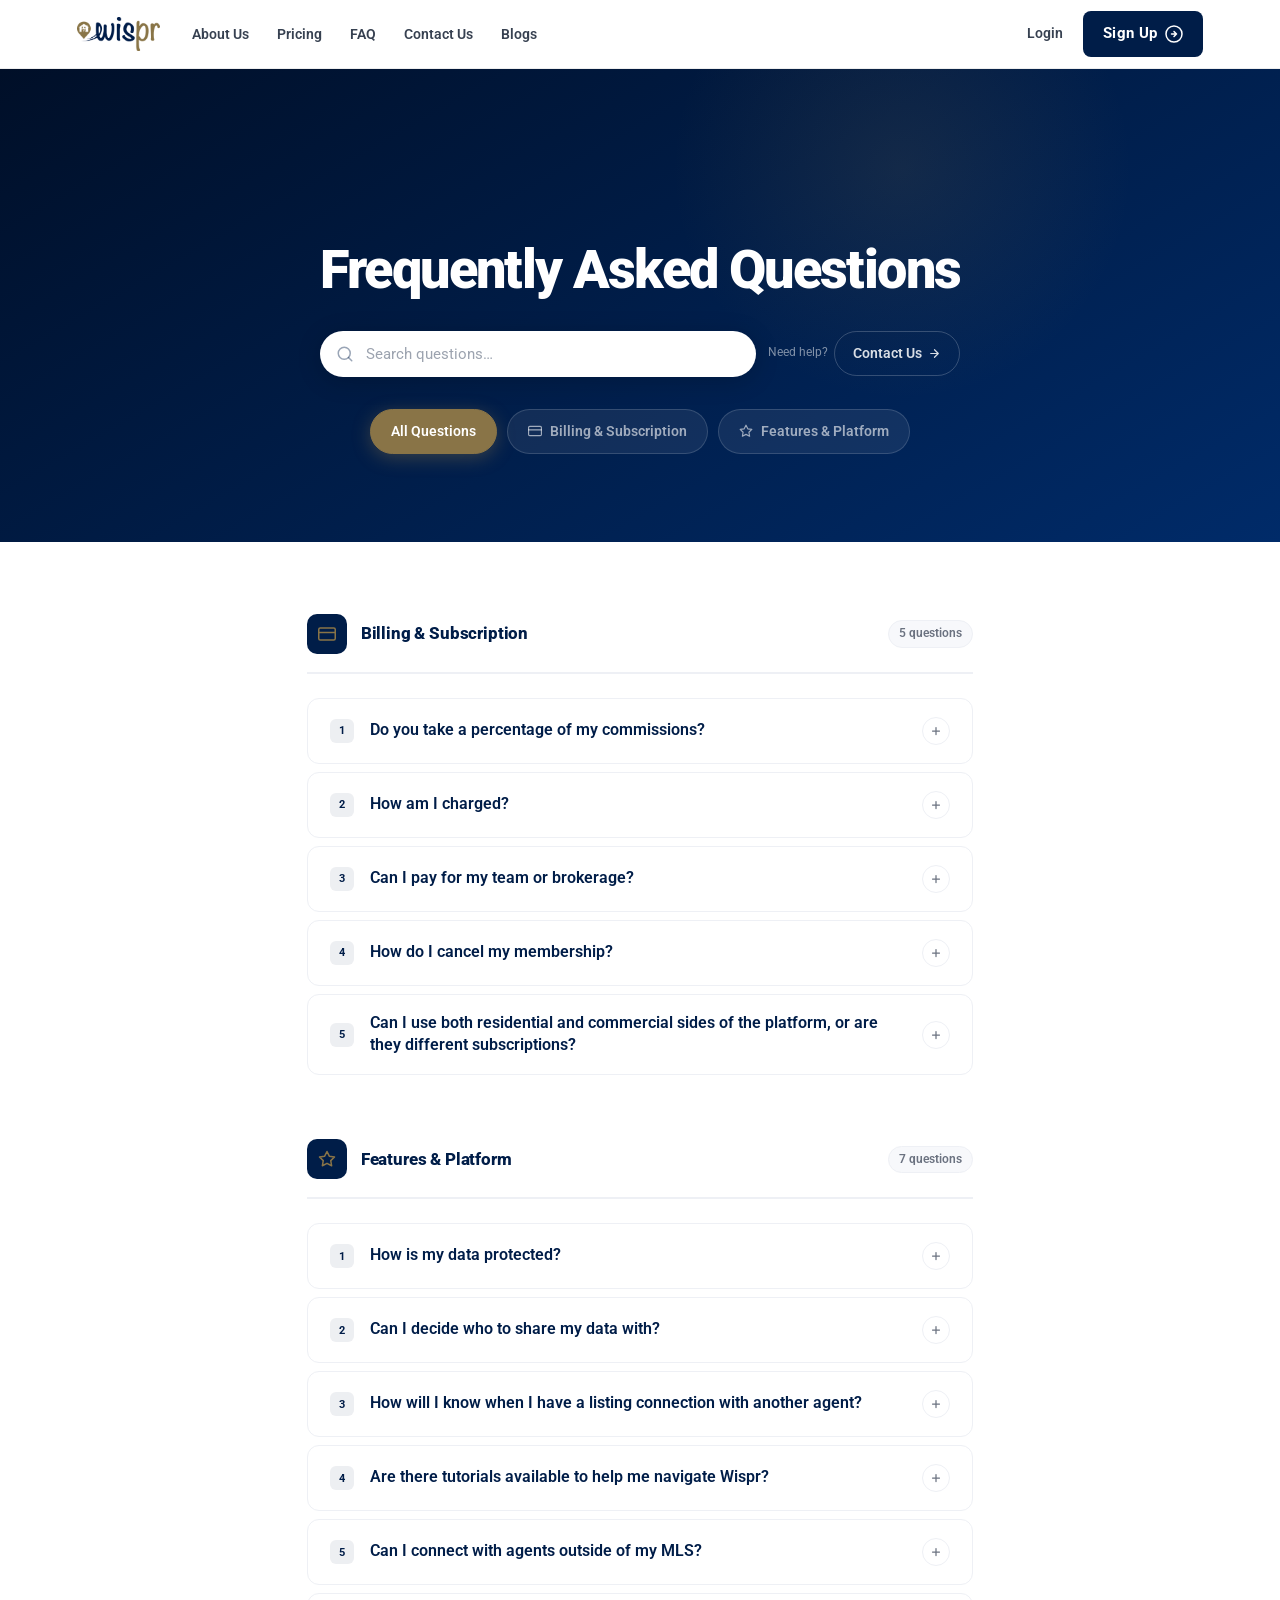
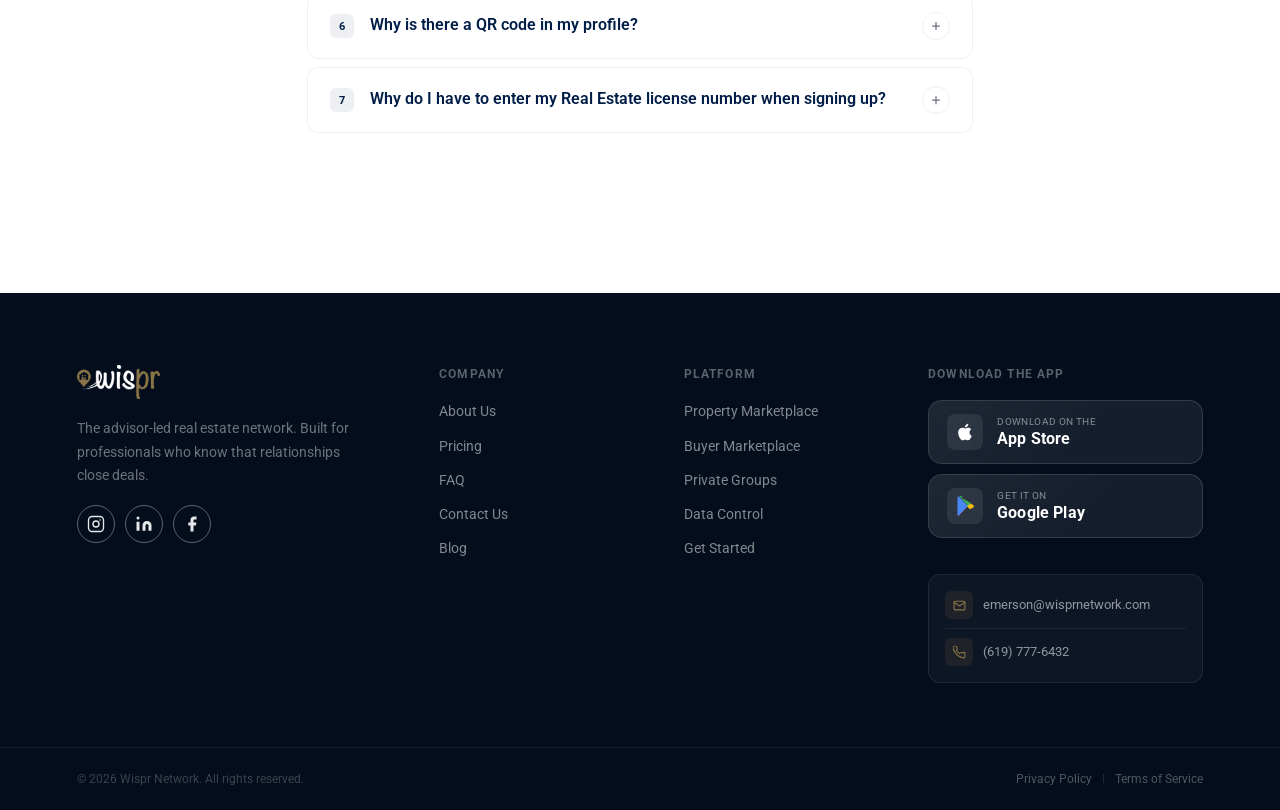
<file: faq.html>
﻿<!DOCTYPE html>
<html lang="en">
<head>
  <meta charset="UTF-8" />
  <meta name="viewport" content="width=device-width, initial-scale=1.0" />
  <title>FAQ | Wispr Network</title>
  <meta name="description" content="Frequently asked questions about Wispr Network — billing, features, data, and more." />
  <link rel="preconnect" href="https://fonts.googleapis.com" />
  <link rel="preconnect" href="https://fonts.gstatic.com" crossorigin />
  <link href="https://fonts.googleapis.com/css2?family=Roboto:wght@400;500;700;800;900&family=Public+Sans:wght@400;500;600;700;800&family=Playfair+Display:wght@700;800;900&display=swap" rel="stylesheet" />
  <link rel="stylesheet" href="index.css" />
  <link rel="icon" type="image/png" href="images/Fav Icon.png" />
  <link rel="apple-touch-icon" href="images/Fav Icon.png" />
  <style>
    /* ── FAQ PAGE STYLES ─────────────────────────────────── */
    .faq-hero {
      background: linear-gradient(150deg, var(--navy-deep) 0%, var(--navy-mid) 100%);
      padding: clamp(110px,14vw,160px) var(--pad-x) clamp(56px,7vw,88px);
      text-align: center;
      position: relative;
      overflow: hidden;
    }
    .faq-hero::before {
      content: '';
      position: absolute;
      width: 500px; height: 500px;
      background: radial-gradient(circle, rgba(137,116,71,.14) 0%, transparent 65%);
      top: -150px; right: 10%;
      pointer-events: none;
    }
    .faq-hero__inner { position: relative; z-index: 1; }
    .faq-hero h1 { color: var(--white); margin: 12px 0 32px; font-size: clamp(2.2rem,4.5vw,3.4rem); }

    /* Search bar */
    .faq-search-row {
      display: flex;
      align-items: center;
      gap: 12px;
      max-width: 640px;
      margin: 0 auto 32px;
    }
    .faq-search-wrap {
      flex: 1;
      position: relative;
    }
    .faq-search-icon {
      position: absolute;
      left: 16px;
      top: 50%;
      transform: translateY(-50%);
      color: rgba(0,29,72,.4);
      pointer-events: none;
      display: flex;
    }
    .faq-search {
      width: 100%;
      padding: 14px 44px 14px 46px;
      border: none;
      border-radius: 999px;
      font-family: var(--font-body);
      font-size: .95rem;
      color: var(--navy);
      background: var(--white);
      outline: none;
      box-shadow: 0 4px 24px rgba(0,0,0,.18);
      transition: box-shadow .2s;
    }
    .faq-search:focus { box-shadow: 0 4px 32px rgba(0,0,0,.28), 0 0 0 3px rgba(137,116,71,.35); }
    .faq-search::placeholder { color: #9ca3af; }
    .faq-search-clear {
      position: absolute;
      right: 14px;
      top: 50%;
      transform: translateY(-50%);
      background: none;
      border: none;
      cursor: pointer;
      color: #9ca3af;
      display: none;
      padding: 4px;
      line-height: 1;
      border-radius: 50%;
      transition: color .15s, background .15s;
    }
    .faq-search-clear:hover { color: var(--navy); background: rgba(0,29,72,.07); }
    .faq-search-clear.is-visible { display: flex; }
    .faq-contact-link {
      display: inline-flex;
      align-items: center;
      gap: 6px;
      white-space: nowrap;
      flex-shrink: 0;
    }
    .faq-contact-link span { font-size: .72rem; color: rgba(255,255,255,.5); display: block; margin-bottom: 2px; }
    .faq-contact-link a {
      display: inline-flex;
      align-items: center;
      gap: 6px;
      padding: 10px 18px;
      border: 1.5px solid rgba(255,255,255,.2);
      border-radius: 999px;
      color: rgba(255,255,255,.85);
      font-family: var(--font-body);
      font-size: .875rem;
      font-weight: 600;
      transition: border-color .2s, color .2s;
      white-space: nowrap;
    }
    .faq-contact-link a:hover { border-color: var(--gold); color: var(--gold); }

    /* No results */
    .faq-no-results {
      text-align: center;
      padding: 60px 20px;
      color: var(--gray);
      display: none;
    }
    .faq-no-results svg { margin-bottom: 16px; opacity: .3; }
    .faq-no-results h3 { font-size: 1.1rem; margin-bottom: 8px; color: var(--navy); }

    /* Category tabs */
    .faq-cats {
      display: flex;
      gap: 10px;
      justify-content: center;
      flex-wrap: wrap;
      margin-top: 8px;
    }
    .faq-cat-btn {
      display: inline-flex;
      align-items: center;
      gap: 8px;
      padding: 10px 20px;
      border-radius: 999px;
      border: 1.5px solid rgba(255,255,255,.15);
      background: rgba(255,255,255,.07);
      color: rgba(255,255,255,.6);
      font-family: var(--font-body);
      font-size: .875rem;
      font-weight: 600;
      cursor: pointer;
      transition: all .2s;
    }
    .faq-cat-btn:hover,
    .faq-cat-btn.is-active {
      background: var(--gold);
      border-color: var(--gold);
      color: var(--white);
      box-shadow: 0 4px 18px rgba(137,116,71,.4);
    }

    /* Body */
    .faq-body {
      max-width: 820px;
      margin: 0 auto;
      padding: 72px var(--pad-x) 96px;
    }

    /* Section */
    .faq-section { margin-bottom: 64px; }
    .faq-section:last-child { margin-bottom: 0; }

    .faq-section-header {
      display: flex;
      align-items: center;
      gap: 14px;
      margin-bottom: 24px;
      padding-bottom: 18px;
      border-bottom: 2px solid var(--gray-light);
    }
    .faq-section-icon {
      width: 40px; height: 40px;
      background: var(--navy);
      border-radius: 10px;
      display: flex; align-items: center; justify-content: center;
      color: var(--gold);
      flex-shrink: 0;
    }
    .faq-section-title {
      font-family: var(--font-body);
      font-size: 1.05rem;
      font-weight: 800;
      color: var(--navy);
      letter-spacing: -.01em;
      margin: 0;
    }
    .faq-section-count {
      margin-left: auto;
      font-size: .75rem;
      font-weight: 600;
      color: var(--gray);
      background: var(--off-white);
      border: 1px solid var(--gray-light);
      border-radius: 999px;
      padding: 3px 10px;
    }

    /* Accordion */
    .faq-list { display: flex; flex-direction: column; gap: 8px; }

    .faq-item {
      border: 1.5px solid var(--gray-light);
      border-radius: 12px;
      overflow: hidden;
      transition: border-color .2s, box-shadow .2s;
      background: var(--white);
    }
    .faq-item.is-open {
      border-color: rgba(0,29,72,.2);
      box-shadow: 0 4px 20px rgba(0,29,72,.07);
    }
    .faq-item.is-open .faq-q {
      border-bottom: 1px solid var(--gray-light);
    }

    .faq-q {
      width: 100%;
      display: flex;
      align-items: center;
      gap: 16px;
      padding: 18px 22px;
      background: none;
      border: none;
      cursor: pointer;
      text-align: left;
      font-family: var(--font-body);
      font-size: .975rem;
      font-weight: 600;
      color: var(--navy);
      line-height: 1.4;
      transition: background .15s;
    }
    .faq-q:hover { background: rgba(0,29,72,.02); }

    .faq-q-num {
      width: 24px; height: 24px;
      background: rgba(0,29,72,.07);
      border-radius: 6px;
      font-size: .7rem;
      font-weight: 700;
      color: var(--navy);
      display: flex; align-items: center; justify-content: center;
      flex-shrink: 0;
    }
    .faq-item.is-open .faq-q-num {
      background: var(--navy);
      color: var(--white);
    }

    .faq-q-text { flex: 1; }

    .faq-q-icon {
      width: 28px; height: 28px;
      border-radius: 50%;
      border: 1.5px solid var(--gray-light);
      display: flex; align-items: center; justify-content: center;
      flex-shrink: 0;
      color: var(--gray);
      transition: all .2s;
    }
    .faq-item.is-open .faq-q-icon {
      background: var(--navy);
      border-color: var(--navy);
      color: var(--white);
      transform: rotate(45deg);
    }

    .faq-a {
      max-height: 0;
      overflow: hidden;
      transition: max-height .35s cubic-bezier(.22,1,.36,1);
    }
    .faq-a-inner {
      padding: 18px 22px 22px 62px;
      font-size: .95rem;
      line-height: 1.8;
      color: var(--gray-dark);
    }
    .faq-a-inner a { color: var(--gold); text-decoration: underline; text-underline-offset: 2px; }

    /* Contact CTA at bottom */
    .faq-contact {
      background: linear-gradient(135deg, var(--navy-deep) 0%, var(--navy-mid) 100%);
      border-radius: 20px;
      padding: 48px 40px;
      text-align: center;
      margin-top: 72px;
      position: relative;
      overflow: hidden;
    }
    .faq-contact::before {
      content: '';
      position: absolute;
      width: 400px; height: 400px;
      background: radial-gradient(circle, rgba(137,116,71,.15) 0%, transparent 65%);
      bottom: -150px; right: -100px;
      pointer-events: none;
    }
    .faq-contact h2 { color: var(--white); margin-bottom: 12px; font-size: 1.6rem; }
    .faq-contact p { color: rgba(255,255,255,.6); margin-bottom: 28px; font-size: 1rem; }
    .faq-contact__actions { display: flex; gap: 12px; justify-content: center; flex-wrap: wrap; }
    .faq-contact__email {
      display: inline-flex; align-items: center; gap: 8px;
      padding: 12px 24px;
      border: 1.5px solid rgba(255,255,255,.2);
      border-radius: 999px;
      color: rgba(255,255,255,.8);
      font-size: .9rem; font-weight: 600;
      transition: all .2s;
    }
    .faq-contact__email:hover { border-color: var(--gold); color: var(--gold); }

    @media (max-width: 768px) {
      .faq-search-row { flex-direction: column; align-items: stretch; }
      .faq-contact-link { flex-direction: row; justify-content: center; }
      .faq-body { padding: 48px var(--pad-x) 72px; }
      .faq-section { margin-bottom: 48px; }
    }
    @media (max-width: 600px) {
      .faq-a-inner { padding-left: 22px; }
      .faq-contact { padding: 36px 24px; }
    }
    @media (max-width: 480px) {
      .faq-q { padding: 14px 16px; font-size: .9rem; gap: 12px; }
      .faq-a-inner { padding: 14px 16px 18px; font-size: .9rem; }
      .faq-contact { padding: 28px 20px; }
      .faq-contact h2 { font-size: 1.35rem; }
      .faq-contact__actions { flex-direction: column; align-items: center; }
      .faq-section-header { flex-wrap: wrap; }
      .faq-section-count { margin-left: 0; margin-top: 4px; }
    }
  </style>
</head>

<body>

  <!-- ── HEADER ────────────────────────────────────────── -->
  <header class="header">
    <nav class="nav">
      <a href="index.html" class="nav__logo">
        <img src="images/wispr_navy.png" alt="Wispr" class="nav__logo-img" id="nav-logo" />
      </a>
      <button class="nav__toggle" aria-label="Open menu" aria-expanded="false">
        <span></span><span></span><span></span>
      </button>
      <ul class="nav__links">
        <li><a href="about.html">About Us</a></li>
        <li><a href="pricing.html">Pricing</a></li>
        <li><a href="faq.html" class="nav__active">FAQ</a></li>
        <li><a href="index.html#contact-form">Contact Us</a></li>
        <li><a href="blog.html">Blogs</a></li>
      </ul>
      <div class="nav__auth">
        <a href="https://wisprnetwork.com/sign-in/" class="nav__login">Login</a>
        <a href="https://wisprnetwork.com/sign-up/" class="btn btn--signup">
          Sign Up
          <svg width="18" height="18" viewBox="0 0 18 18" fill="none" aria-hidden="true">
            <circle cx="9" cy="9" r="8" stroke="currentColor" stroke-width="1.5"/>
            <path d="M6.5 9h5M9 6.5l2.5 2.5L9 11.5" stroke="currentColor" stroke-width="1.5" stroke-linecap="round" stroke-linejoin="round"/>
          </svg>
        </a>
      </div>
    </nav>
  </header>

  <main>

    <!-- Hero -->
    <section class="faq-hero">
      <div class="faq-hero__inner">
        <h1>Frequently Asked Questions</h1>

        <!-- Search -->
        <div class="faq-search-row">
          <div class="faq-search-wrap">
            <span class="faq-search-icon">
              <svg width="18" height="18" viewBox="0 0 24 24" fill="none" stroke="currentColor" stroke-width="2" stroke-linecap="round" stroke-linejoin="round"><circle cx="11" cy="11" r="8"/><path d="M21 21l-4.35-4.35"/></svg>
            </span>
            <input type="search" class="faq-search" id="faqSearch" placeholder="Search questions…" autocomplete="off" />
            <button class="faq-search-clear" id="faqClear" aria-label="Clear search">
              <svg width="14" height="14" viewBox="0 0 24 24" fill="none" stroke="currentColor" stroke-width="2.5" stroke-linecap="round"><path d="M18 6L6 18M6 6l12 12"/></svg>
            </button>
          </div>
          <div class="faq-contact-link">
            <span>Need help?</span>
            <a href="mailto:emerson@wisprnetwork.com">
              Contact Us
              <svg width="13" height="13" viewBox="0 0 24 24" fill="none" stroke="currentColor" stroke-width="2.2" stroke-linecap="round" stroke-linejoin="round"><path d="M5 12h14M12 5l7 7-7 7"/></svg>
            </a>
          </div>
        </div>

        <div class="faq-cats">
          <button class="faq-cat-btn is-active" data-cat="all">All Questions</button>
          <button class="faq-cat-btn" data-cat="billing">
            <svg width="14" height="14" viewBox="0 0 24 24" fill="none" stroke="currentColor" stroke-width="2" stroke-linecap="round" stroke-linejoin="round"><rect x="1" y="4" width="22" height="16" rx="2"/><line x1="1" y1="10" x2="23" y2="10"/></svg>
            Billing &amp; Subscription
          </button>
          <button class="faq-cat-btn" data-cat="features">
            <svg width="14" height="14" viewBox="0 0 24 24" fill="none" stroke="currentColor" stroke-width="2" stroke-linecap="round" stroke-linejoin="round"><path d="M12 2l3.09 6.26L22 9.27l-5 4.87 1.18 6.88L12 17.77l-6.18 3.25L7 14.14 2 9.27l6.91-1.01L12 2z"/></svg>
            Features &amp; Platform
          </button>
        </div>
      </div>
    </section>

    <!-- Body -->
    <div class="faq-body">


      <!-- BILLING -->
      <div class="faq-section" data-section="billing">
        <div class="faq-section-header">
          <div class="faq-section-icon">
            <svg width="18" height="18" viewBox="0 0 24 24" fill="none" stroke="currentColor" stroke-width="2" stroke-linecap="round" stroke-linejoin="round"><rect x="1" y="4" width="22" height="16" rx="2"/><line x1="1" y1="10" x2="23" y2="10"/></svg>
          </div>
          <h2 class="faq-section-title">Billing &amp; Subscription</h2>
          <span class="faq-section-count">5 questions</span>
        </div>
        <div class="faq-list">

          <div class="faq-item">
            <button class="faq-q" aria-expanded="false">
              <span class="faq-q-num">1</span>
              <span class="faq-q-text">Do you take a percentage of my commissions?</span>
              <span class="faq-q-icon"><svg width="12" height="12" viewBox="0 0 24 24" fill="none" stroke="currentColor" stroke-width="2.5" stroke-linecap="round"><path d="M12 5v14M5 12h14"/></svg></span>
            </button>
            <div class="faq-a">
              <div class="faq-a-inner">Nope! Never. We believe you earn every dollar you make. Wispr is a flat subscription service — no contracts, and you can cancel anytime.</div>
            </div>
          </div>

          <div class="faq-item">
            <button class="faq-q" aria-expanded="false">
              <span class="faq-q-num">2</span>
              <span class="faq-q-text">How am I charged?</span>
              <span class="faq-q-icon"><svg width="12" height="12" viewBox="0 0 24 24" fill="none" stroke="currentColor" stroke-width="2.5" stroke-linecap="round"><path d="M12 5v14M5 12h14"/></svg></span>
            </button>
            <div class="faq-a">
              <div class="faq-a-inner">A flat monthly subscription with no contracts or cancellation fees.</div>
            </div>
          </div>

          <div class="faq-item">
            <button class="faq-q" aria-expanded="false">
              <span class="faq-q-num">3</span>
              <span class="faq-q-text">Can I pay for my team or brokerage?</span>
              <span class="faq-q-icon"><svg width="12" height="12" viewBox="0 0 24 24" fill="none" stroke="currentColor" stroke-width="2.5" stroke-linecap="round"><path d="M12 5v14M5 12h14"/></svg></span>
            </button>
            <div class="faq-a">
              <div class="faq-a-inner">Yes! If you choose to get your team or brokerage on board (which we hope you do), we have special team accounts we can set you up with. Please <a href="tel:+16197776432">call us</a> for personal service on this one.</div>
            </div>
          </div>

          <div class="faq-item">
            <button class="faq-q" aria-expanded="false">
              <span class="faq-q-num">4</span>
              <span class="faq-q-text">How do I cancel my membership?</span>
              <span class="faq-q-icon"><svg width="12" height="12" viewBox="0 0 24 24" fill="none" stroke="currentColor" stroke-width="2.5" stroke-linecap="round"><path d="M12 5v14M5 12h14"/></svg></span>
            </button>
            <div class="faq-a">
              <div class="faq-a-inner">To cancel your membership go to your profile settings, click Billing, then hit the Cancel Membership button. You will no longer be charged, but you will continue to receive connections through email in case you want to come back.</div>
            </div>
          </div>

          <div class="faq-item">
            <button class="faq-q" aria-expanded="false">
              <span class="faq-q-num">5</span>
              <span class="faq-q-text">Can I use both residential and commercial sides of the platform, or are they different subscriptions?</span>
              <span class="faq-q-icon"><svg width="12" height="12" viewBox="0 0 24 24" fill="none" stroke="currentColor" stroke-width="2.5" stroke-linecap="round"><path d="M12 5v14M5 12h14"/></svg></span>
            </button>
            <div class="faq-a">
              <div class="faq-a-inner">Yes — one subscription covers both. We do not gatekeep here. We want you to utilize both sides of the platform.</div>
            </div>
          </div>

        </div>
      </div>

      <!-- FEATURES -->
      <div class="faq-section" data-section="features">
        <div class="faq-section-header">
          <div class="faq-section-icon">
            <svg width="18" height="18" viewBox="0 0 24 24" fill="none" stroke="currentColor" stroke-width="2" stroke-linecap="round" stroke-linejoin="round"><path d="M12 2l3.09 6.26L22 9.27l-5 4.87 1.18 6.88L12 17.77l-6.18 3.25L7 14.14 2 9.27l6.91-1.01L12 2z"/></svg>
          </div>
          <h2 class="faq-section-title">Features &amp; Platform</h2>
          <span class="faq-section-count">7 questions</span>
        </div>
        <div class="faq-list">

          <div class="faq-item">
            <button class="faq-q" aria-expanded="false">
              <span class="faq-q-num">1</span>
              <span class="faq-q-text">How is my data protected?</span>
              <span class="faq-q-icon"><svg width="12" height="12" viewBox="0 0 24 24" fill="none" stroke="currentColor" stroke-width="2.5" stroke-linecap="round"><path d="M12 5v14M5 12h14"/></svg></span>
            </button>
            <div class="faq-a">
              <div class="faq-a-inner">Your data is safe and secure. You are the one who gets to share it with whomever you choose. We anonymize the integrity of your information and use dynamic rotation on all properties so it cannot be used by another agent.</div>
            </div>
          </div>

          <div class="faq-item">
            <button class="faq-q" aria-expanded="false">
              <span class="faq-q-num">2</span>
              <span class="faq-q-text">Can I decide who to share my data with?</span>
              <span class="faq-q-icon"><svg width="12" height="12" viewBox="0 0 24 24" fill="none" stroke="currentColor" stroke-width="2.5" stroke-linecap="round"><path d="M12 5v14M5 12h14"/></svg></span>
            </button>
            <div class="faq-a">
              <div class="faq-a-inner">Yes. As a realtor you get to decide when, how, and with whom your data is shared.</div>
            </div>
          </div>

          <div class="faq-item">
            <button class="faq-q" aria-expanded="false">
              <span class="faq-q-num">3</span>
              <span class="faq-q-text">How will I know when I have a listing connection with another agent?</span>
              <span class="faq-q-icon"><svg width="12" height="12" viewBox="0 0 24 24" fill="none" stroke="currentColor" stroke-width="2.5" stroke-linecap="round"><path d="M12 5v14M5 12h14"/></svg></span>
            </button>
            <div class="faq-a">
              <div class="faq-a-inner">You receive text, email, and in-app notifications. You can manage your preferences on how to receive them. There are only a few times when notifications will alert you in real time: when an agent requests information about a property, or when they have shared specific information with you about a property.</div>
            </div>
          </div>

          <div class="faq-item" style="display:none">
            <button class="faq-q" aria-expanded="false">
              <span class="faq-q-num">4</span>
              <span class="faq-q-text">Is there a way to contact other agents inside the platform?</span>
              <span class="faq-q-icon"><svg width="12" height="12" viewBox="0 0 24 24" fill="none" stroke="currentColor" stroke-width="2.5" stroke-linecap="round"><path d="M12 5v14M5 12h14"/></svg></span>
            </button>
            <div class="faq-a">
              <div class="faq-a-inner">Yes! Click on the chat icon and type in the agent you would like to connect with.</div>
            </div>
          </div>

          <div class="faq-item" style="display:none">
            <button class="faq-q" aria-expanded="false">
              <span class="faq-q-num">5</span>
              <span class="faq-q-text">Can I create a detailed buyer search that notifies both myself and my client?</span>
              <span class="faq-q-icon"><svg width="12" height="12" viewBox="0 0 24 24" fill="none" stroke="currentColor" stroke-width="2.5" stroke-linecap="round"><path d="M12 5v14M5 12h14"/></svg></span>
            </button>
            <div class="faq-a">
              <div class="faq-a-inner">Yes, you have the ability to create more than one buyer search when you enter a buyer's information into the system. Please visit the video tutorial section to walk through this feature step by step.</div>
            </div>
          </div>

          <div class="faq-item">
            <button class="faq-q" aria-expanded="false">
              <span class="faq-q-num">4</span>
              <span class="faq-q-text">Are there tutorials available to help me navigate Wispr?</span>
              <span class="faq-q-icon"><svg width="12" height="12" viewBox="0 0 24 24" fill="none" stroke="currentColor" stroke-width="2.5" stroke-linecap="round"><path d="M12 5v14M5 12h14"/></svg></span>
            </button>
            <div class="faq-a">
              <div class="faq-a-inner">Yes. Please visit the tutorial section of our website and browse through our "How To" videos. If you still need help, please <a href="mailto:emerson@wisprnetwork.com">contact us</a>.</div>
            </div>
          </div>

          <div class="faq-item" style="display:none">
            <button class="faq-q" aria-expanded="false">
              <span class="faq-q-num">7</span>
              <span class="faq-q-text">Are all of the properties in the Wispr Marketplace listed?</span>
              <span class="faq-q-icon"><svg width="12" height="12" viewBox="0 0 24 24" fill="none" stroke="currentColor" stroke-width="2.5" stroke-linecap="round"><path d="M12 5v14M5 12h14"/></svg></span>
            </button>
            <div class="faq-a">
              <div class="faq-a-inner">No. All properties on our marketplace are pre-listed — they are working contacts that agents have in their personal database. The benefit of matching your buyers' needs with one of these contacts is that you can open a legitimate conversation about a deal before anything goes public.</div>
            </div>
          </div>

          <div class="faq-item" style="display:none">
            <button class="faq-q" aria-expanded="false">
              <span class="faq-q-num">8</span>
              <span class="faq-q-text">Should I be concerned about Clear Cooperation?</span>
              <span class="faq-q-icon"><svg width="12" height="12" viewBox="0 0 24 24" fill="none" stroke="currentColor" stroke-width="2.5" stroke-linecap="round"><path d="M12 5v14M5 12h14"/></svg></span>
            </button>
            <div class="faq-a">
              <div class="faq-a-inner">Great question. Since these are not actual listings with signed contracts, our legal team has confirmed we are in the clear. Wispr was built to help you move further upstream in the funnel — creating market opportunities for your clients before anything is formally listed.</div>
            </div>
          </div>

          <div class="faq-item" style="display:none">
            <button class="faq-q" aria-expanded="false">
              <span class="faq-q-num">9</span>
              <span class="faq-q-text">Does this data belong to my broker or team lead?</span>
              <span class="faq-q-icon"><svg width="12" height="12" viewBox="0 0 24 24" fill="none" stroke="currentColor" stroke-width="2.5" stroke-linecap="round"><path d="M12 5v14M5 12h14"/></svg></span>
            </button>
            <div class="faq-a">
              <div class="faq-a-inner">No. Any data you upload is yours privately. We do not ascribe it to your broker or team lead.</div>
            </div>
          </div>

          <div class="faq-item" style="display:none">
            <button class="faq-q" aria-expanded="false">
              <span class="faq-q-num">10</span>
              <span class="faq-q-text">Are these pocket listings?</span>
              <span class="faq-q-icon"><svg width="12" height="12" viewBox="0 0 24 24" fill="none" stroke="currentColor" stroke-width="2.5" stroke-linecap="round"><path d="M12 5v14M5 12h14"/></svg></span>
            </button>
            <div class="faq-a">
              <div class="faq-a-inner">No. These are not listings — they do not have contracts assigned to them. Once a formal listing agreement is signed, you must abide by your local MLS and state rules.</div>
            </div>
          </div>

          <div class="faq-item">
            <button class="faq-q" aria-expanded="false">
              <span class="faq-q-num">5</span>
              <span class="faq-q-text">Can I connect with agents outside of my MLS?</span>
              <span class="faq-q-icon"><svg width="12" height="12" viewBox="0 0 24 24" fill="none" stroke="currentColor" stroke-width="2.5" stroke-linecap="round"><path d="M12 5v14M5 12h14"/></svg></span>
            </button>
            <div class="faq-a">
              <div class="faq-a-inner">Yes. If your MLS is part of our network, you can connect with any agent who has an active license within any MLS across the US.</div>
            </div>
          </div>

          <div class="faq-item">
            <button class="faq-q" aria-expanded="false">
              <span class="faq-q-num">6</span>
              <span class="faq-q-text">Why is there a QR code in my profile?</span>
              <span class="faq-q-icon"><svg width="12" height="12" viewBox="0 0 24 24" fill="none" stroke="currentColor" stroke-width="2.5" stroke-linecap="round"><path d="M12 5v14M5 12h14"/></svg></span>
            </button>
            <div class="faq-a">
              <div class="faq-a-inner">The QR code in your profile is for you to use when you meet an agent in person and want them to connect with you on the Wispr network. It's the fastest way to keep the conversation about possible deals going.</div>
            </div>
          </div>

          <div class="faq-item">
            <button class="faq-q" aria-expanded="false">
              <span class="faq-q-num">7</span>
              <span class="faq-q-text">Why do I have to enter my Real Estate license number when signing up?</span>
              <span class="faq-q-icon"><svg width="12" height="12" viewBox="0 0 24 24" fill="none" stroke="currentColor" stroke-width="2.5" stroke-linecap="round"><path d="M12 5v14M5 12h14"/></svg></span>
            </button>
            <div class="faq-a">
              <div class="faq-a-inner">We value the time and energy that real estate agents put into their careers. Your license number ensures you're connecting with a verified network of licensed professionals — keeping the platform trustworthy for everyone.</div>
            </div>
          </div>

          <div class="faq-item" style="display:none">
            <button class="faq-q" aria-expanded="false">
              <span class="faq-q-num">14</span>
              <span class="faq-q-text">How do I create multiple searches for one client?</span>
              <span class="faq-q-icon"><svg width="12" height="12" viewBox="0 0 24 24" fill="none" stroke="currentColor" stroke-width="2.5" stroke-linecap="round"><path d="M12 5v14M5 12h14"/></svg></span>
            </button>
            <div class="faq-a">
              <div class="faq-a-inner">Go to your Clients tab → find your client → under Actions click the pencil/paper icon → this takes you to the client's profile page → on the left side under Saved Searches, click the + sign and create a new search. If you need additional help, please view one of our tutorials.</div>
            </div>
          </div>

        </div>
      </div>

      <!-- No results -->
      <div class="faq-no-results" id="faqNoResults">
        <svg width="48" height="48" viewBox="0 0 24 24" fill="none" stroke="currentColor" stroke-width="1.5" stroke-linecap="round" stroke-linejoin="round"><circle cx="11" cy="11" r="8"/><path d="M21 21l-4.35-4.35"/><path d="M8 11h6M11 8v6"/></svg>
        <h3>No questions found</h3>
        <p>Try a different search or <a href="mailto:emerson@wisprnetwork.com">contact us</a> directly.</p>
      </div>


    </div>
  </main>

  <!-- ── FOOTER ────────────────────────────────────────── -->
  <footer class="footer">
    <div class="footer__inner">
      <div class="footer__brand">
        <a href="index.html" class="footer__logo-link">
          <img src="images/wispr_logo_white.png" alt="Wispr" class="footer__logo-img" />
        </a>
        <p class="footer__tagline">The advisor-led real estate network. Built for professionals who know that relationships close deals.</p>
        <div class="footer__social">
          <a href="https://www.instagram.com/wisprnetwork/" target="_blank" rel="noopener" aria-label="Instagram">
            <svg width="18" height="18" viewBox="0 0 24 24" fill="none" stroke="currentColor" stroke-width="1.8" stroke-linecap="round" stroke-linejoin="round"><rect x="2" y="2" width="20" height="20" rx="5"/><circle cx="12" cy="12" r="4"/><circle cx="17.5" cy="6.5" r="1" fill="currentColor" stroke="none"/></svg>
          </a>
          <a href="https://www.linkedin.com/company/100926797/" target="_blank" rel="noopener" aria-label="LinkedIn">
            <svg width="18" height="18" viewBox="0 0 24 24" fill="currentColor"><path d="M16 8a6 6 0 016 6v7h-4v-7a2 2 0 00-2-2 2 2 0 00-2 2v7h-4v-7a6 6 0 016-6zM2 9h4v12H2z"/><circle cx="4" cy="4" r="2"/></svg>
          </a>
          <a href="#facebook" aria-label="Facebook">
            <svg width="18" height="18" viewBox="0 0 24 24" fill="currentColor"><path d="M18 2h-3a5 5 0 00-5 5v3H7v4h3v8h4v-8h3l1-4h-4V7a1 1 0 011-1h3z"/></svg>
          </a>
        </div>
      </div>
      <div class="footer__col">
        <h4 class="footer__col-title">Company</h4>
        <nav class="footer__nav">
          <a href="about.html">About Us</a>
          <a href="pricing.html">Pricing</a>
          <a href="faq.html">FAQ</a>
          <a href="index.html#contact-form">Contact Us</a>
          <a href="blog.html">Blog</a>
        </nav>
      </div>
      <div class="footer__col">
        <h4 class="footer__col-title">Platform</h4>
        <nav class="footer__nav">
          <a href="index.html#platform">Property Marketplace</a>
          <a href="index.html#platform">Buyer Marketplace</a>
          <a href="index.html#groups">Private Groups</a>
          <a href="index.html#control">Data Control</a>
          <a href="index.html#contact-form">Get Started</a>
        </nav>
      </div>
      <div class="footer__col">
        <h4 class="footer__col-title">Download the App</h4>
        <div class="footer__apps">
          <a href="https://apps.apple.com/vn/app/wispr-network/id6479228847" target="_blank" rel="noopener" class="footer__app-btn">
            <div class="footer__app-btn__icon"><svg width="20" height="20" viewBox="0 0 24 24" fill="white"><path d="M18.71 19.5c-.83 1.24-1.71 2.45-3.05 2.47-1.34.03-1.77-.79-3.29-.79-1.53 0-2 .77-3.27.82-1.31.05-2.3-1.32-3.14-2.53C4.25 17 2.94 12.45 4.7 9.39c.87-1.52 2.43-2.48 4.12-2.51 1.28-.02 2.5.87 3.29.87.78 0 2.26-1.07 3.8-.91.65.03 2.47.26 3.64 1.98-.08.06-2.17 1.28-2.15 3.81.03 3.02 2.65 4.03 2.68 4.04-.03.07-.42 1.44-1.38 2.83M13 3.5c.73-.83 1.94-1.46 2.94-1.5.13 1.17-.34 2.35-1.04 3.19-.69.85-1.83 1.51-2.95 1.42-.15-1.15.41-2.35 1.05-3.11z"/></svg></div>
            <div class="footer__app-btn__text"><small>Download on the</small><strong>App Store</strong></div>
          </a>
          <a href="https://play.google.com/store/apps/details?id=com.homewayz" target="_blank" rel="noopener" class="footer__app-btn">
            <div class="footer__app-btn__icon"><svg width="20" height="20" viewBox="0 0 24 24"><path d="M3.18 23.76c.3.17.64.24.98.22L15.34 12 11.66 8.32z" fill="#EA4335"/><path d="M20.54 10.27L17.9 8.76 13.9 12l4 4 2.63-1.5a1.8 1.8 0 000-4.23z" fill="#FBBC05"/><path d="M4.16.24A1.8 1.8 0 003 1.9v20.2a1.8 1.8 0 001.16 1.66L15.34 12z" fill="#4285F4"/><path d="M15.34 12l3.56-3.56-10.72-6.17A1.82 1.82 0 005.16.04L15.34 12z" fill="#34A853"/></svg></div>
            <div class="footer__app-btn__text"><small>Get it on</small><strong>Google Play</strong></div>
          </a>
        </div>
        <div class="footer__contact">
          <div class="footer__contact-item">
            <div class="footer__contact-icon"><svg width="13" height="13" viewBox="0 0 24 24" fill="none" stroke="currentColor" stroke-width="2" stroke-linecap="round" stroke-linejoin="round"><path d="M4 4h16c1.1 0 2 .9 2 2v12c0 1.1-.9 2-2 2H4c-1.1 0-2-.9-2-2V6c0-1.1.9-2 2-2z"/><polyline points="22,6 12,13 2,6"/></svg></div>
            <a href="mailto:emerson@wisprnetwork.com">emerson@wisprnetwork.com</a>
          </div>
          <div class="footer__contact-item">
            <div class="footer__contact-icon"><svg width="13" height="13" viewBox="0 0 24 24" fill="none" stroke="currentColor" stroke-width="2" stroke-linecap="round" stroke-linejoin="round"><path d="M22 16.92v3a2 2 0 01-2.18 2 19.79 19.79 0 01-8.63-3.07A19.5 19.5 0 013.07 10.8 19.79 19.79 0 01.0 2.18 2 2 0 012 0h3a2 2 0 012 1.72c.127.96.361 1.903.7 2.81a2 2 0 01-.45 2.11L6.09 7.91a16 16 0 006 6l1.27-1.27a2 2 0 012.11-.45c.907.339 1.85.573 2.81.7A2 2 0 0122 14.92z"/></svg></div>
            <a href="tel:+16197776432">(619) 777-6432</a>
          </div>
        </div>
      </div>
    </div>
    <div class="footer__bottom">
      <div class="footer__bottom-inner">
        <p class="footer__copy">&copy; 2026 Wispr Network. All rights reserved.</p>
        <div class="footer__legal">
          <a href="privacy.html">Privacy Policy</a>
          <span aria-hidden="true">|</span>
          <a href="terms.html">Terms of Service</a>
        </div>
      </div>
    </div>
  </footer>

  <script src="script.js" defer></script>
  <script>
    var searchInput  = document.getElementById('faqSearch');
    var clearBtn     = document.getElementById('faqClear');
    var noResults    = document.getElementById('faqNoResults');
    var allItems     = document.querySelectorAll('.faq-item');
    var allSections  = document.querySelectorAll('.faq-section');
    var activeCat    = 'all';

    // ── Accordion ──────────────────────────────────────────
    document.querySelectorAll('.faq-q').forEach(function(btn) {
      btn.addEventListener('click', function() {
        var item   = btn.closest('.faq-item');
        var answer = item.querySelector('.faq-a');
        var isOpen = item.classList.contains('is-open');

        document.querySelectorAll('.faq-item.is-open').forEach(function(open) {
          open.classList.remove('is-open');
          open.querySelector('.faq-q').setAttribute('aria-expanded', 'false');
          open.querySelector('.faq-a').style.maxHeight = '0';
        });

        if (!isOpen) {
          item.classList.add('is-open');
          btn.setAttribute('aria-expanded', 'true');
          answer.style.maxHeight = answer.scrollHeight + 'px';
        }
      });
    });

    // ── Search ─────────────────────────────────────────────
    function applyFilters() {
      var query = searchInput.value.trim().toLowerCase();
      clearBtn.classList.toggle('is-visible', query.length > 0);

      var visibleCount = 0;

      allSections.forEach(function(sec) {
        var secCat  = sec.getAttribute('data-section');
        var catOk   = activeCat === 'all' || secCat === activeCat;
        var secVisible = false;

        sec.querySelectorAll('.faq-item').forEach(function(item) {
          var text = item.textContent.toLowerCase();
          var match = catOk && (query === '' || text.includes(query));
          item.style.display = match ? '' : 'none';
          if (match) { secVisible = true; visibleCount++; }
        });

        sec.style.display = secVisible ? '' : 'none';
      });

      noResults.style.display = visibleCount === 0 ? 'block' : 'none';
    }

    searchInput.addEventListener('input', applyFilters);

    clearBtn.addEventListener('click', function() {
      searchInput.value = '';
      applyFilters();
      searchInput.focus();
    });

    // ── Category filter ────────────────────────────────────
    document.querySelectorAll('.faq-cat-btn').forEach(function(btn) {
      btn.addEventListener('click', function() {
        document.querySelectorAll('.faq-cat-btn').forEach(function(b) { b.classList.remove('is-active'); });
        btn.classList.add('is-active');
        activeCat = btn.getAttribute('data-cat');
        applyFilters();
      });
    });
  </script>
</body>
</html>
</file>
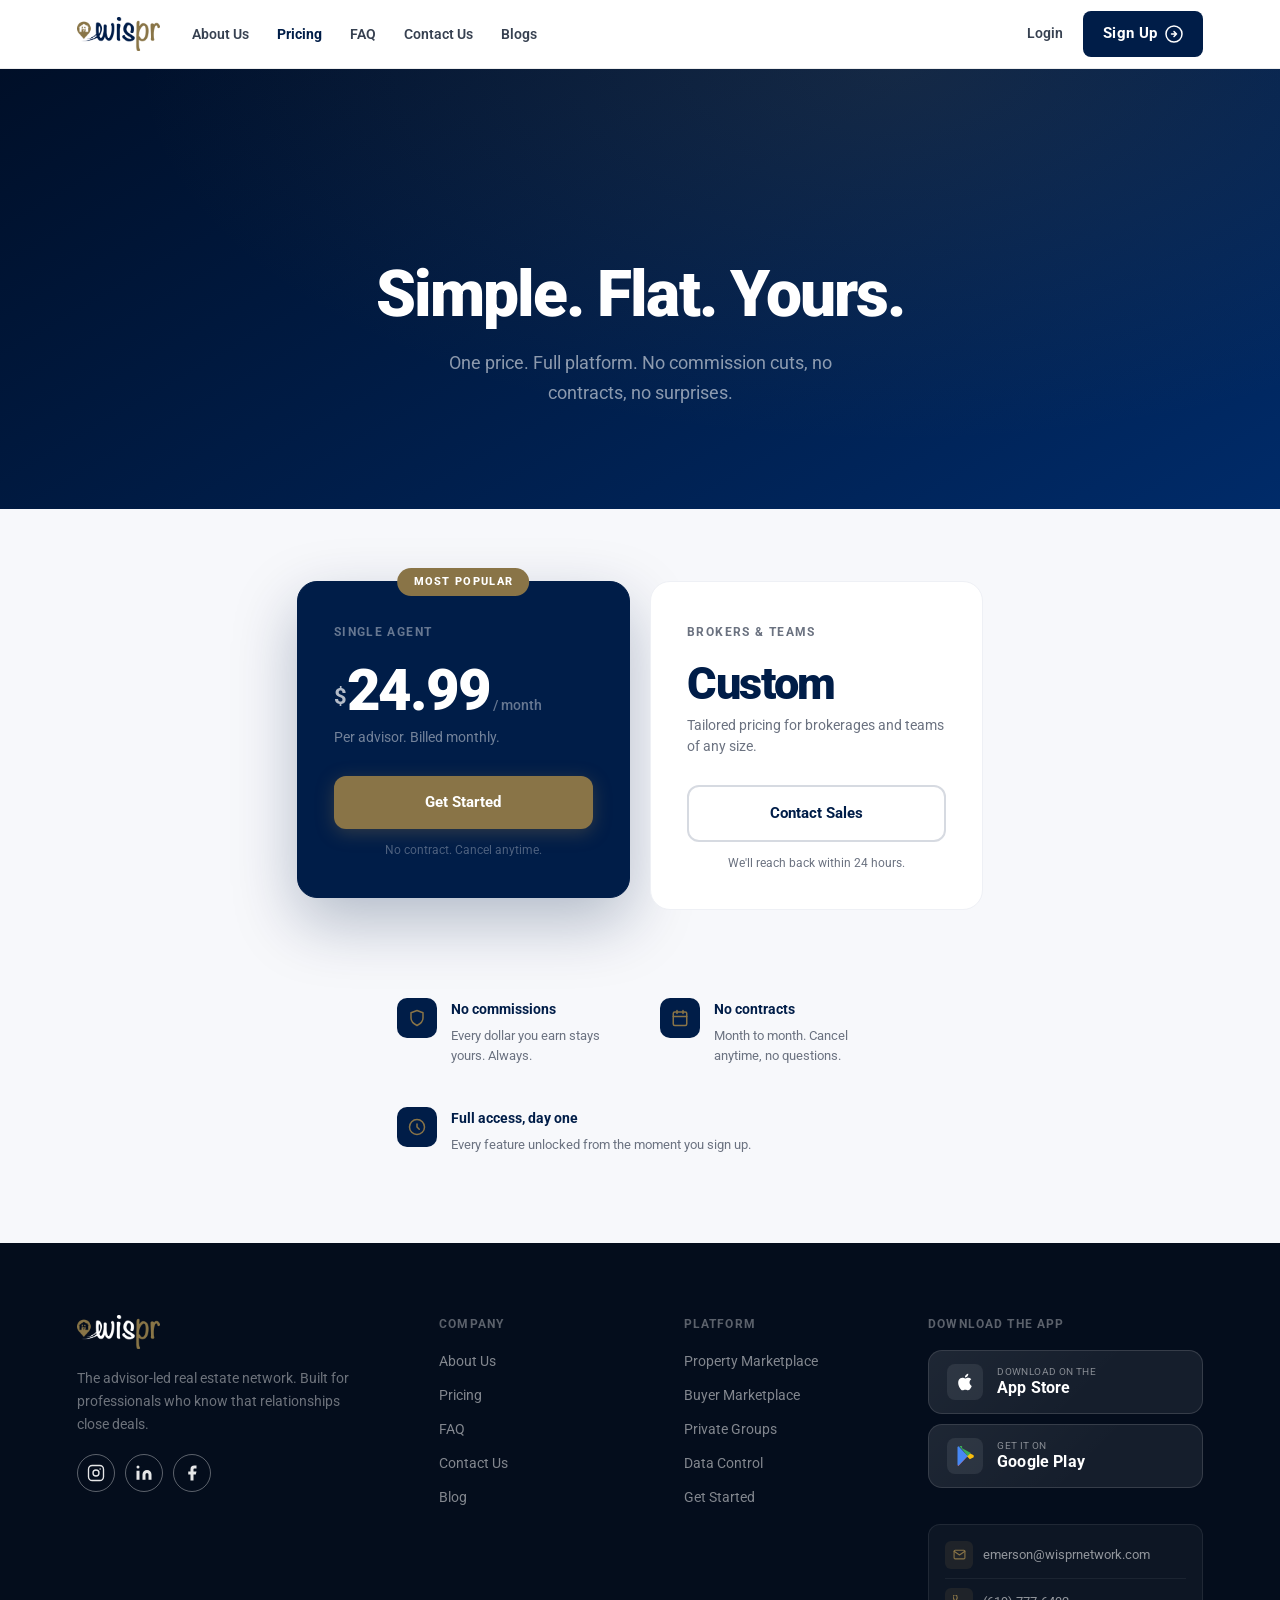
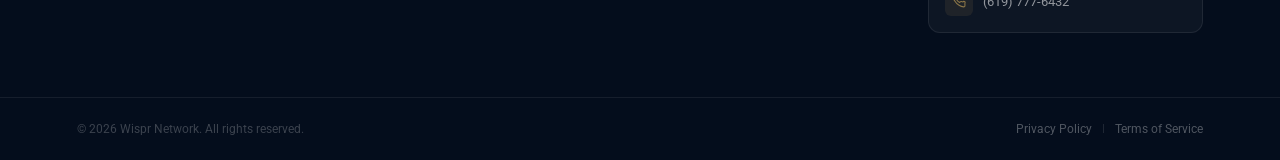
<file: pricing.html>
﻿<!DOCTYPE html>
<html lang="en">
<head>
  <meta charset="UTF-8" />
  <meta name="viewport" content="width=device-width, initial-scale=1.0" />
  <title>Pricing | Wispr Network</title>
  <meta name="description" content="Simple, flat-rate pricing for individual advisors and brokerages. No commissions. No contracts." />
  <link rel="preconnect" href="https://fonts.googleapis.com" />
  <link rel="preconnect" href="https://fonts.gstatic.com" crossorigin />
  <link href="https://fonts.googleapis.com/css2?family=Roboto:wght@400;500;700;800;900&family=Public+Sans:wght@400;500;600;700;800&family=Playfair+Display:wght@700;800;900&display=swap" rel="stylesheet" />
  <link rel="stylesheet" href="index.css" />
  <link rel="icon" type="image/png" href="images/Fav Icon.png" />
  <link rel="apple-touch-icon" href="images/Fav Icon.png" />
  <style>
    .pricing-page {
      min-height: 100vh;
      background: var(--off-white);
    }

    /* ── HERO ─────────────────────────────────────────────── */
    .pricing-hero {
      background: linear-gradient(150deg, var(--navy-deep) 0%, var(--navy-mid) 100%);
      padding: clamp(120px,15vw,180px) var(--pad-x) clamp(64px,9vw,100px);
      text-align: center;
      position: relative;
      overflow: hidden;
    }
    .pricing-hero::after {
      content: '';
      position: absolute;
      inset: 0;
      background: radial-gradient(ellipse at 70% 0%, rgba(137,116,71,.15) 0%, transparent 60%);
      pointer-events: none;
    }
    .pricing-hero__inner { position: relative; z-index: 1; }

    .pricing-hero h1 {
      color: var(--white);
      font-size: clamp(2.4rem, 5vw, 4rem);
      margin: 12px 0 20px;
      letter-spacing: -.03em;
    }
    .pricing-hero__sub {
      font-size: 1.1rem;
      color: rgba(255,255,255,.55);
      max-width: 460px;
      margin: 0 auto;
      line-height: 1.7;
    }

    /* ── CARDS ────────────────────────────────────────────── */
    .pricing-cards {
      max-width: 840px;
      margin: 0 auto;
      padding: 72px var(--pad-x) 88px;
      display: grid;
      grid-template-columns: 1fr 1fr;
      gap: 20px;
      align-items: start;
    }

    .p-card {
      background: var(--white);
      border: 1.5px solid var(--gray-light);
      border-radius: 20px;
      padding: 40px 36px 36px;
      position: relative;
      transition: box-shadow .2s, transform .2s;
    }
    .p-card:hover {
      box-shadow: 0 20px 56px rgba(0,29,72,.1);
      transform: translateY(-3px);
    }
    .p-card--highlight {
      background: var(--navy);
      border-color: var(--navy);
      box-shadow: 0 24px 64px rgba(0,29,72,.28);
    }
    .p-card--highlight:hover {
      box-shadow: 0 32px 80px rgba(0,29,72,.38);
    }

    /* Popular badge */
    .p-badge {
      position: absolute;
      top: -14px;
      left: 50%;
      transform: translateX(-50%);
      background: var(--gold);
      color: #fff;
      font-size: .68rem;
      font-weight: 800;
      letter-spacing: .12em;
      text-transform: uppercase;
      padding: 5px 16px;
      border-radius: 999px;
      white-space: nowrap;
    }

    /* Plan label */
    .p-label {
      font-size: .72rem;
      font-weight: 700;
      letter-spacing: .12em;
      text-transform: uppercase;
      color: var(--gray);
      margin-bottom: 20px;
    }
    .p-card--highlight .p-label { color: rgba(255,255,255,.4); }

    /* Price */
    .p-price {
      margin-bottom: 8px;
    }
    .p-price__amount {
      font-size: 3.6rem;
      font-weight: 900;
      letter-spacing: -.04em;
      line-height: 1;
      color: var(--navy);
    }
    .p-card--highlight .p-price__amount { color: var(--white); }

    .p-price__sup {
      font-size: 1.4rem;
      font-weight: 700;
      vertical-align: super;
      line-height: 1;
      color: var(--navy);
    }
    .p-card--highlight .p-price__sup { color: rgba(255,255,255,.7); }

    .p-price__period {
      font-size: .85rem;
      color: var(--gray);
      font-weight: 500;
    }
    .p-card--highlight .p-price__period { color: rgba(255,255,255,.4); }

    .p-sub {
      font-size: .875rem;
      color: var(--gray);
      margin-bottom: 28px;
      line-height: 1.5;
    }
    .p-card--highlight .p-sub { color: rgba(255,255,255,.45); }

    /* Divider */
    .p-divider {
      height: 1px;
      background: var(--gray-light);
      margin-bottom: 24px;
    }
    .p-card--highlight .p-divider { background: rgba(255,255,255,.1); }

    /* Features */
    .p-features {
      display: flex;
      flex-direction: column;
      gap: 12px;
      margin-bottom: 32px;
    }
    .p-feature {
      display: flex;
      align-items: center;
      gap: 12px;
      font-size: .9rem;
      color: var(--gray-dark);
      line-height: 1.4;
    }
    .p-card--highlight .p-feature { color: rgba(255,255,255,.8); }

    .p-check {
      width: 20px; height: 20px;
      border-radius: 50%;
      background: rgba(137,116,71,.1);
      border: 1.5px solid rgba(137,116,71,.3);
      display: flex; align-items: center; justify-content: center;
      flex-shrink: 0;
      color: var(--gold);
    }
    .p-card--highlight .p-check {
      background: rgba(137,116,71,.2);
      border-color: rgba(137,116,71,.5);
    }

    /* CTA */
    .p-cta {
      display: flex;
      align-items: center;
      justify-content: center;
      width: 100%;
      padding: 14px;
      border-radius: 12px;
      font-family: var(--font-body);
      font-size: .95rem;
      font-weight: 700;
      border: none;
      cursor: pointer;
      transition: all .2s;
      text-align: center;
    }
    .p-cta--gold {
      background: var(--gold);
      color: #fff;
      box-shadow: 0 4px 18px rgba(137,116,71,.35);
    }
    .p-cta--gold:hover {
      background: #7a6640;
      transform: translateY(-1px);
      box-shadow: 0 8px 28px rgba(137,116,71,.45);
    }
    .p-cta--outline {
      background: transparent;
      color: var(--navy);
      border: 2px solid rgba(0,29,72,.16);
    }
    .p-cta--outline:hover {
      border-color: var(--navy);
      background: rgba(0,29,72,.04);
    }

    .p-note {
      text-align: center;
      font-size: .74rem;
      color: var(--gray);
      margin-top: 11px;
    }
    .p-card--highlight .p-note { color: rgba(255,255,255,.3); }

    /* Custom price */
    .p-custom {
      font-size: 2.8rem;
      font-weight: 900;
      letter-spacing: -.03em;
      line-height: 1;
      color: var(--navy);
      margin-bottom: 8px;
    }

    /* ── GUARANTEE ────────────────────────────────────────── */
    .pricing-guarantee {
      max-width: 640px;
      margin: 0 auto;
      padding: 0 var(--pad-x) 88px;
      display: flex;
      gap: 40px;
      justify-content: center;
      flex-wrap: wrap;
    }
    .guarantee-item {
      display: flex;
      align-items: flex-start;
      gap: 14px;
      flex: 1 1 160px;
    }
    .guarantee-icon {
      width: 40px; height: 40px;
      background: var(--navy);
      border-radius: 10px;
      display: flex; align-items: center; justify-content: center;
      color: var(--gold);
      flex-shrink: 0;
    }
    .guarantee-item h4 {
      font-family: var(--font-body);
      font-size: .9rem;
      font-weight: 700;
      color: var(--navy);
      margin-bottom: 4px;
    }
    .guarantee-item p {
      font-size: .82rem;
      color: var(--gray);
      line-height: 1.55;
      margin: 0;
    }

    @media (max-width: 680px) {
      .pricing-cards { grid-template-columns: 1fr; max-width: 440px; }
      .p-card--highlight { margin-top: 16px; }
    }
    @media (max-width: 480px) {
      .pricing-cards { padding: 48px var(--pad-x) 64px; max-width: 100%; }
      .p-card { padding: 32px 24px 28px; }
      .p-price__amount { font-size: 3rem; }
      .pricing-guarantee { gap: 24px; padding-bottom: 64px; }
      .guarantee-item { flex: 1 1 100%; }
    }
  </style>
</head>

<body class="pricing-page">

  <!-- ── HEADER ────────────────────────────────────────── -->
  <header class="header">
    <nav class="nav">
      <a href="index.html" class="nav__logo">
        <img src="images/wispr_navy.png" alt="Wispr" class="nav__logo-img" id="nav-logo" />
      </a>
      <button class="nav__toggle" aria-label="Open menu" aria-expanded="false">
        <span></span><span></span><span></span>
      </button>
      <ul class="nav__links">
        <li><a href="about.html">About Us</a></li>
        <li><a href="pricing.html" style="color:var(--navy);font-weight:700;">Pricing</a></li>
        <li><a href="faq.html">FAQ</a></li>
        <li><a href="index.html#contact-form">Contact Us</a></li>
        <li><a href="blog.html">Blogs</a></li>
      </ul>
      <div class="nav__auth">
        <a href="https://wisprnetwork.com/sign-in/" class="nav__login">Login</a>
        <a href="https://wisprnetwork.com/sign-up/" class="btn btn--signup">
          Sign Up
          <svg width="18" height="18" viewBox="0 0 18 18" fill="none" aria-hidden="true">
            <circle cx="9" cy="9" r="8" stroke="currentColor" stroke-width="1.5"/>
            <path d="M6.5 9h5M9 6.5l2.5 2.5L9 11.5" stroke="currentColor" stroke-width="1.5" stroke-linecap="round" stroke-linejoin="round"/>
          </svg>
        </a>
      </div>
    </nav>
  </header>

  <main>

    <section class="pricing-hero">
      <div class="pricing-hero__inner">
        <h1>Simple. Flat. Yours.</h1>
        <p class="pricing-hero__sub">
          One price. Full platform. No commission cuts, no contracts, no surprises.
        </p>
      </div>
    </section>

    <div class="pricing-cards">

      <!-- Standard -->
      <div class="p-card p-card--highlight">
        <div class="p-badge">Most Popular</div>
        <p class="p-label">Single Agent</p>
        <div class="p-price">
          <span class="p-price__sup">$</span><span class="p-price__amount">24.99</span>
          <span class="p-price__period"> / month</span>
        </div>
        <p class="p-sub">Per advisor. Billed monthly.</p>
        <a href="index.html#contact-form" class="p-cta p-cta--gold">Get Started</a>
        <p class="p-note">No contract. Cancel anytime.</p>
      </div>

      <!-- Brokers & Teams -->
      <div class="p-card">
        <p class="p-label">Brokers &amp; Teams</p>
        <div class="p-custom">Custom</div>
        <p class="p-sub">Tailored pricing for brokerages and teams of any size.</p>
        <a href="mailto:emerson@wisprnetwork.com" class="p-cta p-cta--outline">Contact Sales</a>
        <p class="p-note">We'll reach back within 24 hours.</p>
      </div>

    </div>

    <!-- Guarantees -->
    <div class="pricing-guarantee">
      <div class="guarantee-item">
        <div class="guarantee-icon">
          <svg width="18" height="18" viewBox="0 0 24 24" fill="none" stroke="currentColor" stroke-width="2" stroke-linecap="round" stroke-linejoin="round"><path d="M12 22s8-4 8-10V5l-8-3-8 3v7c0 6 8 10 8 10z"/></svg>
        </div>
        <div>
          <h4>No commissions</h4>
          <p>Every dollar you earn stays yours. Always.</p>
        </div>
      </div>
      <div class="guarantee-item">
        <div class="guarantee-icon">
          <svg width="18" height="18" viewBox="0 0 24 24" fill="none" stroke="currentColor" stroke-width="2" stroke-linecap="round" stroke-linejoin="round"><rect x="3" y="4" width="18" height="18" rx="2"/><path d="M16 2v4M8 2v4M3 10h18"/></svg>
        </div>
        <div>
          <h4>No contracts</h4>
          <p>Month to month. Cancel anytime, no questions.</p>
        </div>
      </div>
      <div class="guarantee-item">
        <div class="guarantee-icon">
          <svg width="18" height="18" viewBox="0 0 24 24" fill="none" stroke="currentColor" stroke-width="2" stroke-linecap="round" stroke-linejoin="round"><circle cx="12" cy="12" r="10"/><path d="M12 8v4l3 3"/></svg>
        </div>
        <div>
          <h4>Full access, day one</h4>
          <p>Every feature unlocked from the moment you sign up.</p>
        </div>
      </div>
    </div>

  </main>

  <!-- ── FOOTER ────────────────────────────────────────── -->
  <footer class="footer">
    <div class="footer__inner">
      <div class="footer__brand">
        <a href="index.html" class="footer__logo-link">
          <img src="images/wispr_logo_white.png" alt="Wispr" class="footer__logo-img" />
        </a>
        <p class="footer__tagline">The advisor-led real estate network. Built for professionals who know that relationships close deals.</p>
        <div class="footer__social">
          <a href="https://www.instagram.com/wisprnetwork/" target="_blank" rel="noopener" aria-label="Instagram">
            <svg width="18" height="18" viewBox="0 0 24 24" fill="none" stroke="currentColor" stroke-width="1.8" stroke-linecap="round" stroke-linejoin="round"><rect x="2" y="2" width="20" height="20" rx="5"/><circle cx="12" cy="12" r="4"/><circle cx="17.5" cy="6.5" r="1" fill="currentColor" stroke="none"/></svg>
          </a>
          <a href="https://www.linkedin.com/company/100926797/" target="_blank" rel="noopener" aria-label="LinkedIn">
            <svg width="18" height="18" viewBox="0 0 24 24" fill="currentColor"><path d="M16 8a6 6 0 016 6v7h-4v-7a2 2 0 00-2-2 2 2 0 00-2 2v7h-4v-7a6 6 0 016-6zM2 9h4v12H2z"/><circle cx="4" cy="4" r="2"/></svg>
          </a>
          <a href="#facebook" aria-label="Facebook">
            <svg width="18" height="18" viewBox="0 0 24 24" fill="currentColor"><path d="M18 2h-3a5 5 0 00-5 5v3H7v4h3v8h4v-8h3l1-4h-4V7a1 1 0 011-1h3z"/></svg>
          </a>
        </div>
      </div>
      <div class="footer__col">
        <h4 class="footer__col-title">Company</h4>
        <nav class="footer__nav">
          <a href="about.html">About Us</a>
          <a href="pricing.html">Pricing</a>
          <a href="faq.html">FAQ</a>
          <a href="index.html#contact-form">Contact Us</a>
          <a href="blog.html">Blog</a>
        </nav>
      </div>
      <div class="footer__col">
        <h4 class="footer__col-title">Platform</h4>
        <nav class="footer__nav">
          <a href="index.html#platform">Property Marketplace</a>
          <a href="index.html#platform">Buyer Marketplace</a>
          <a href="index.html#groups">Private Groups</a>
          <a href="index.html#control">Data Control</a>
          <a href="index.html#contact-form">Get Started</a>
        </nav>
      </div>
      <div class="footer__col">
        <h4 class="footer__col-title">Download the App</h4>
        <div class="footer__apps">
          <a href="https://apps.apple.com/vn/app/wispr-network/id6479228847" target="_blank" rel="noopener" class="footer__app-btn">
            <div class="footer__app-btn__icon"><svg width="20" height="20" viewBox="0 0 24 24" fill="white"><path d="M18.71 19.5c-.83 1.24-1.71 2.45-3.05 2.47-1.34.03-1.77-.79-3.29-.79-1.53 0-2 .77-3.27.82-1.31.05-2.3-1.32-3.14-2.53C4.25 17 2.94 12.45 4.7 9.39c.87-1.52 2.43-2.48 4.12-2.51 1.28-.02 2.5.87 3.29.87.78 0 2.26-1.07 3.8-.91.65.03 2.47.26 3.64 1.98-.08.06-2.17 1.28-2.15 3.81.03 3.02 2.65 4.03 2.68 4.04-.03.07-.42 1.44-1.38 2.83M13 3.5c.73-.83 1.94-1.46 2.94-1.5.13 1.17-.34 2.35-1.04 3.19-.69.85-1.83 1.51-2.95 1.42-.15-1.15.41-2.35 1.05-3.11z"/></svg></div>
            <div class="footer__app-btn__text"><small>Download on the</small><strong>App Store</strong></div>
          </a>
          <a href="https://play.google.com/store/apps/details?id=com.homewayz" target="_blank" rel="noopener" class="footer__app-btn">
            <div class="footer__app-btn__icon"><svg width="20" height="20" viewBox="0 0 24 24"><path d="M3.18 23.76c.3.17.64.24.98.22L15.34 12 11.66 8.32z" fill="#EA4335"/><path d="M20.54 10.27L17.9 8.76 13.9 12l4 4 2.63-1.5a1.8 1.8 0 000-4.23z" fill="#FBBC05"/><path d="M4.16.24A1.8 1.8 0 003 1.9v20.2a1.8 1.8 0 001.16 1.66L15.34 12z" fill="#4285F4"/><path d="M15.34 12l3.56-3.56-10.72-6.17A1.82 1.82 0 005.16.04L15.34 12z" fill="#34A853"/></svg></div>
            <div class="footer__app-btn__text"><small>Get it on</small><strong>Google Play</strong></div>
          </a>
        </div>
        <div class="footer__contact">
          <div class="footer__contact-item">
            <div class="footer__contact-icon"><svg width="13" height="13" viewBox="0 0 24 24" fill="none" stroke="currentColor" stroke-width="2" stroke-linecap="round" stroke-linejoin="round"><path d="M4 4h16c1.1 0 2 .9 2 2v12c0 1.1-.9 2-2 2H4c-1.1 0-2-.9-2-2V6c0-1.1.9-2 2-2z"/><polyline points="22,6 12,13 2,6"/></svg></div>
            <a href="mailto:emerson@wisprnetwork.com">emerson@wisprnetwork.com</a>
          </div>
          <div class="footer__contact-item">
            <div class="footer__contact-icon"><svg width="13" height="13" viewBox="0 0 24 24" fill="none" stroke="currentColor" stroke-width="2" stroke-linecap="round" stroke-linejoin="round"><path d="M22 16.92v3a2 2 0 01-2.18 2 19.79 19.79 0 01-8.63-3.07A19.5 19.5 0 013.07 10.8 19.79 19.79 0 01.0 2.18 2 2 0 012 0h3a2 2 0 012 1.72c.127.96.361 1.903.7 2.81a2 2 0 01-.45 2.11L6.09 7.91a16 16 0 006 6l1.27-1.27a2 2 0 012.11-.45c.907.339 1.85.573 2.81.7A2 2 0 0122 14.92z"/></svg></div>
            <a href="tel:+16197776432">(619) 777-6432</a>
          </div>
        </div>
      </div>
    </div>
    <div class="footer__bottom">
      <div class="footer__bottom-inner">
        <p class="footer__copy">&copy; 2026 Wispr Network. All rights reserved.</p>
        <div class="footer__legal">
          <a href="privacy.html">Privacy Policy</a>
          <span aria-hidden="true">|</span>
          <a href="terms.html">Terms of Service</a>
        </div>
      </div>
    </div>
  </footer>

  <script src="script.js" defer></script>
</body>
</html>
</file>
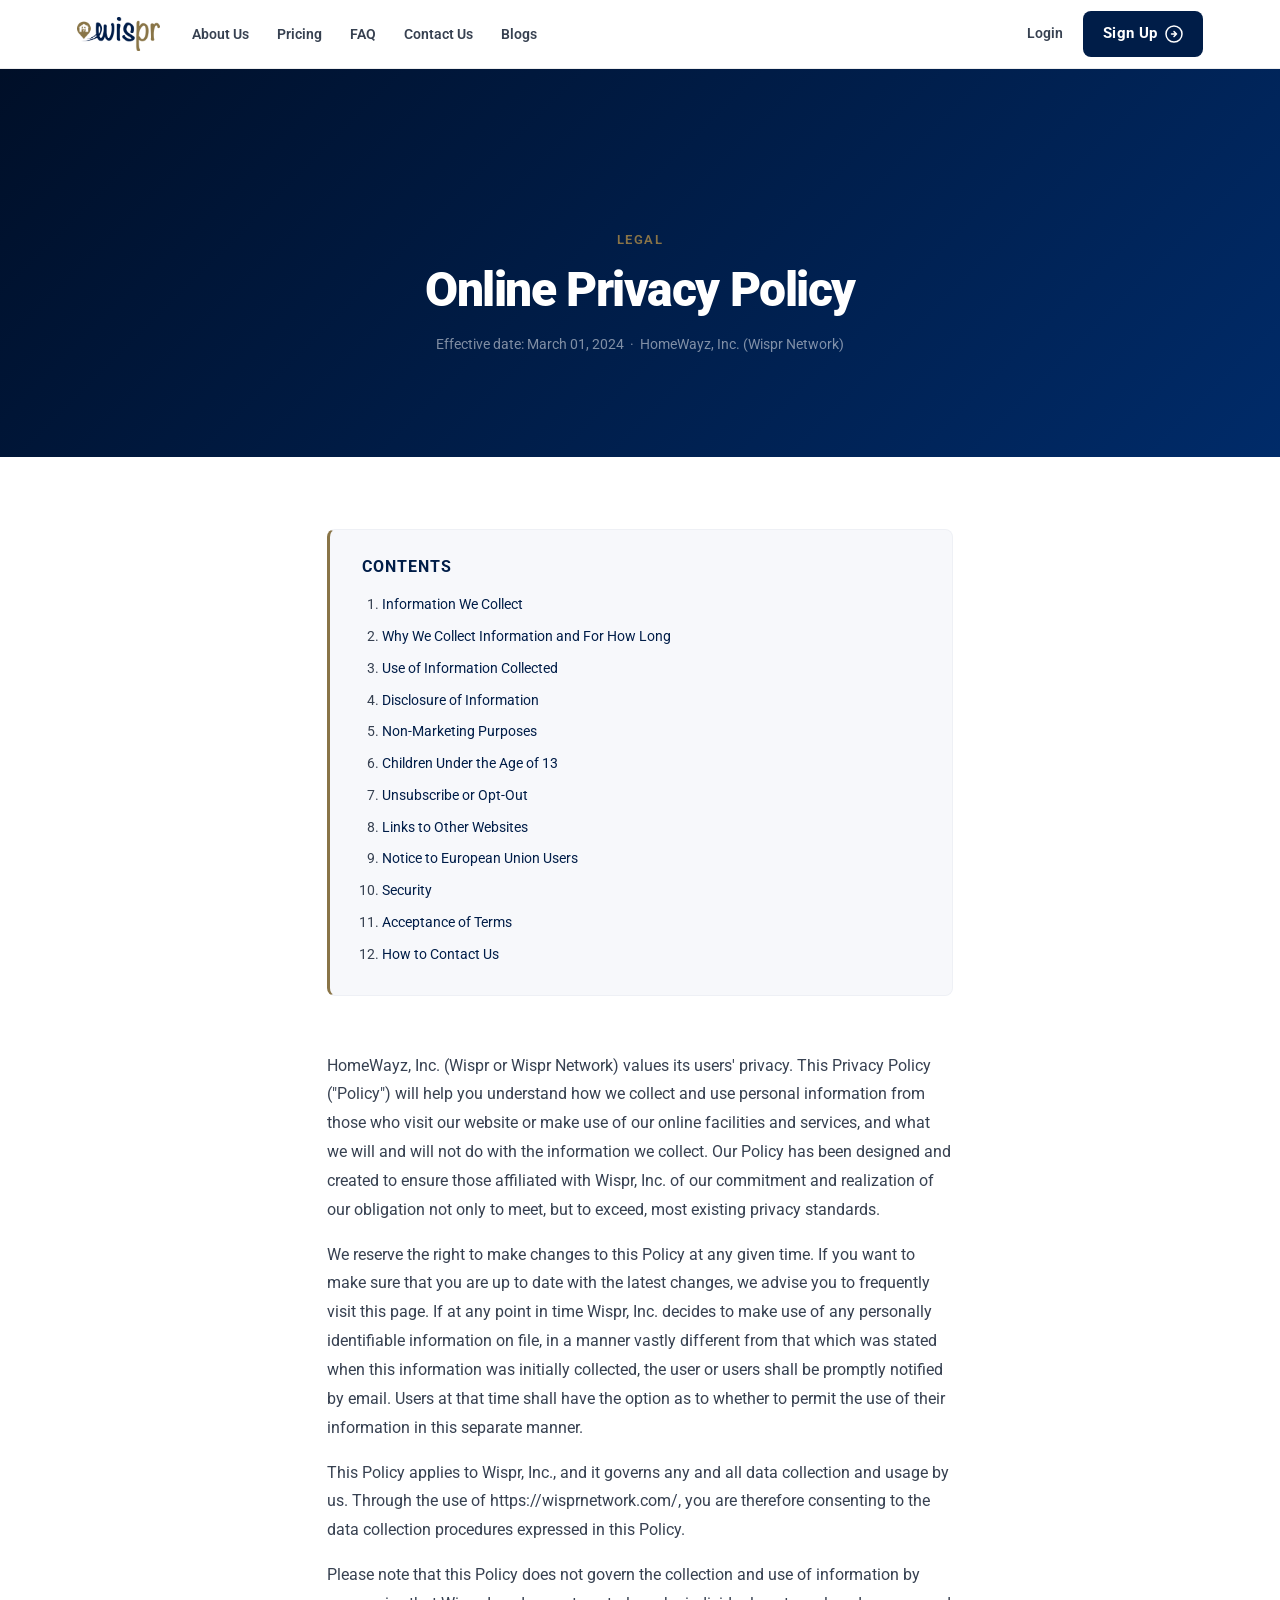
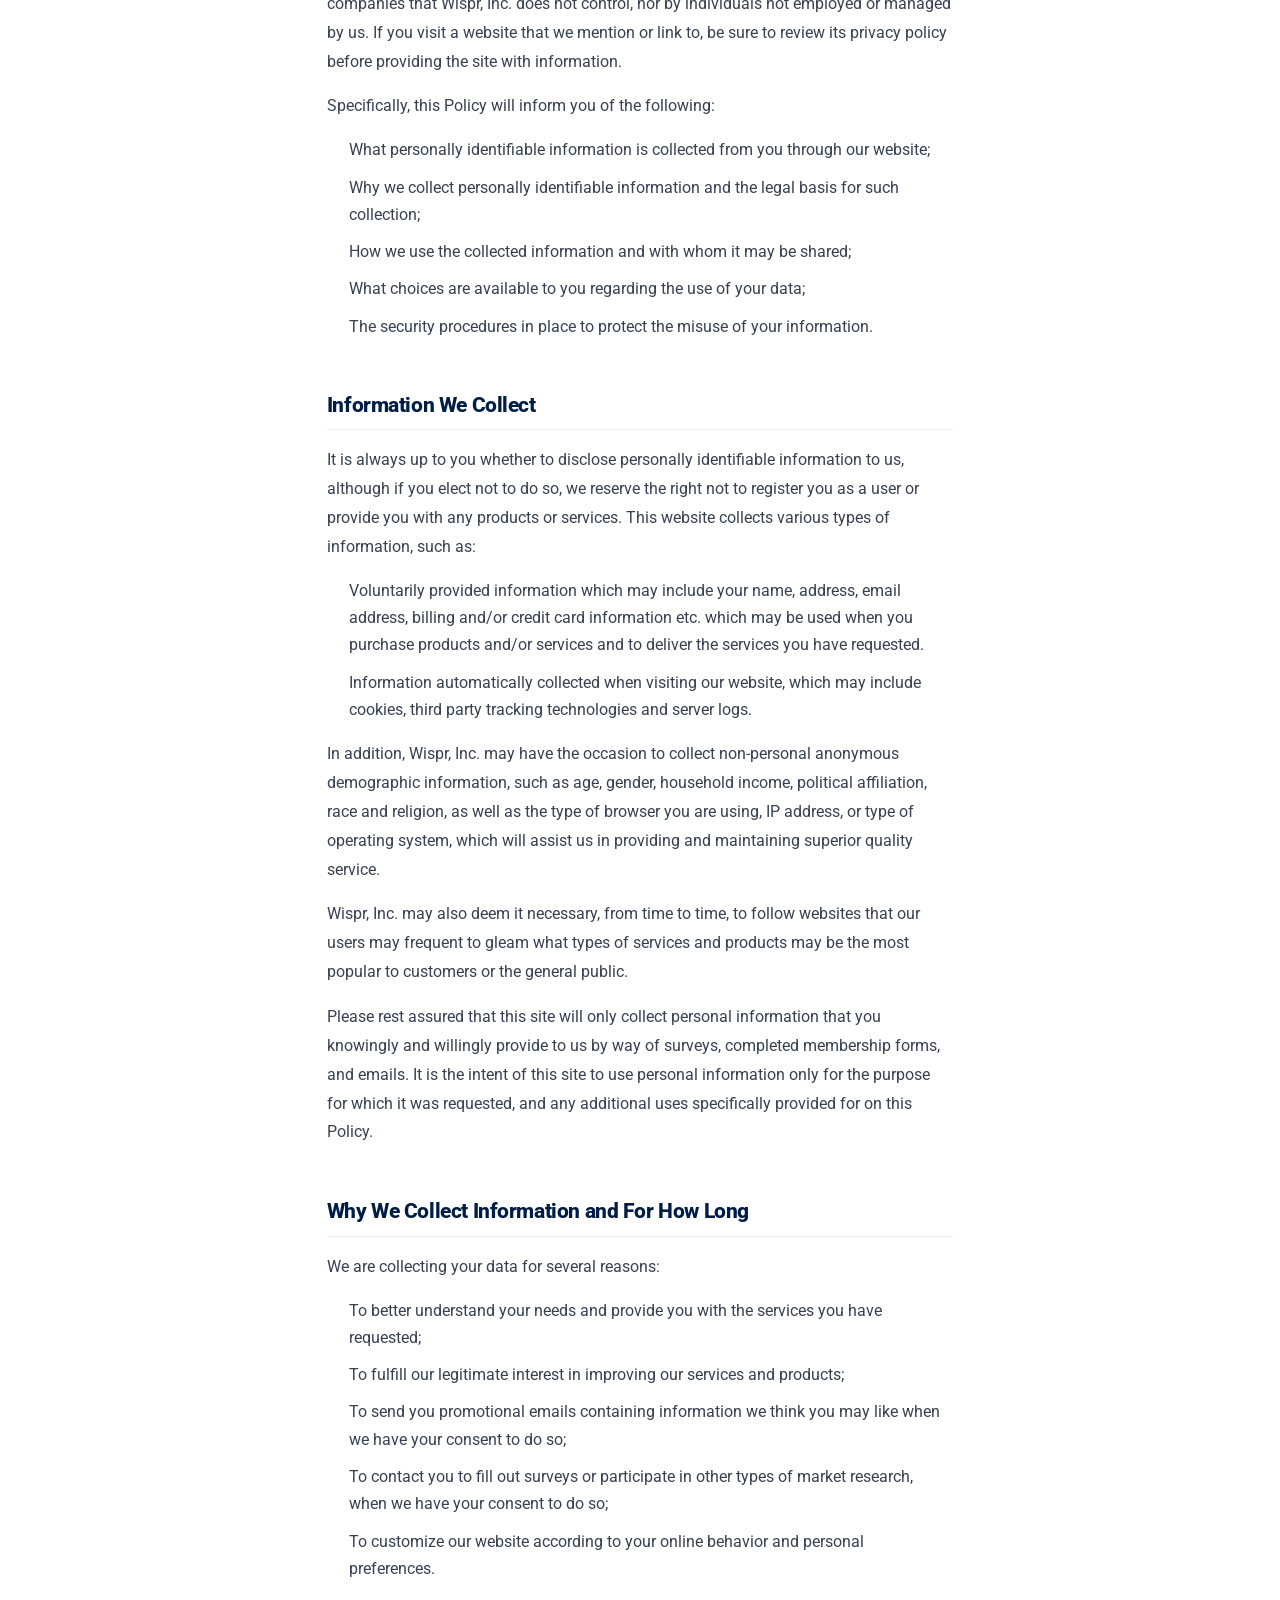
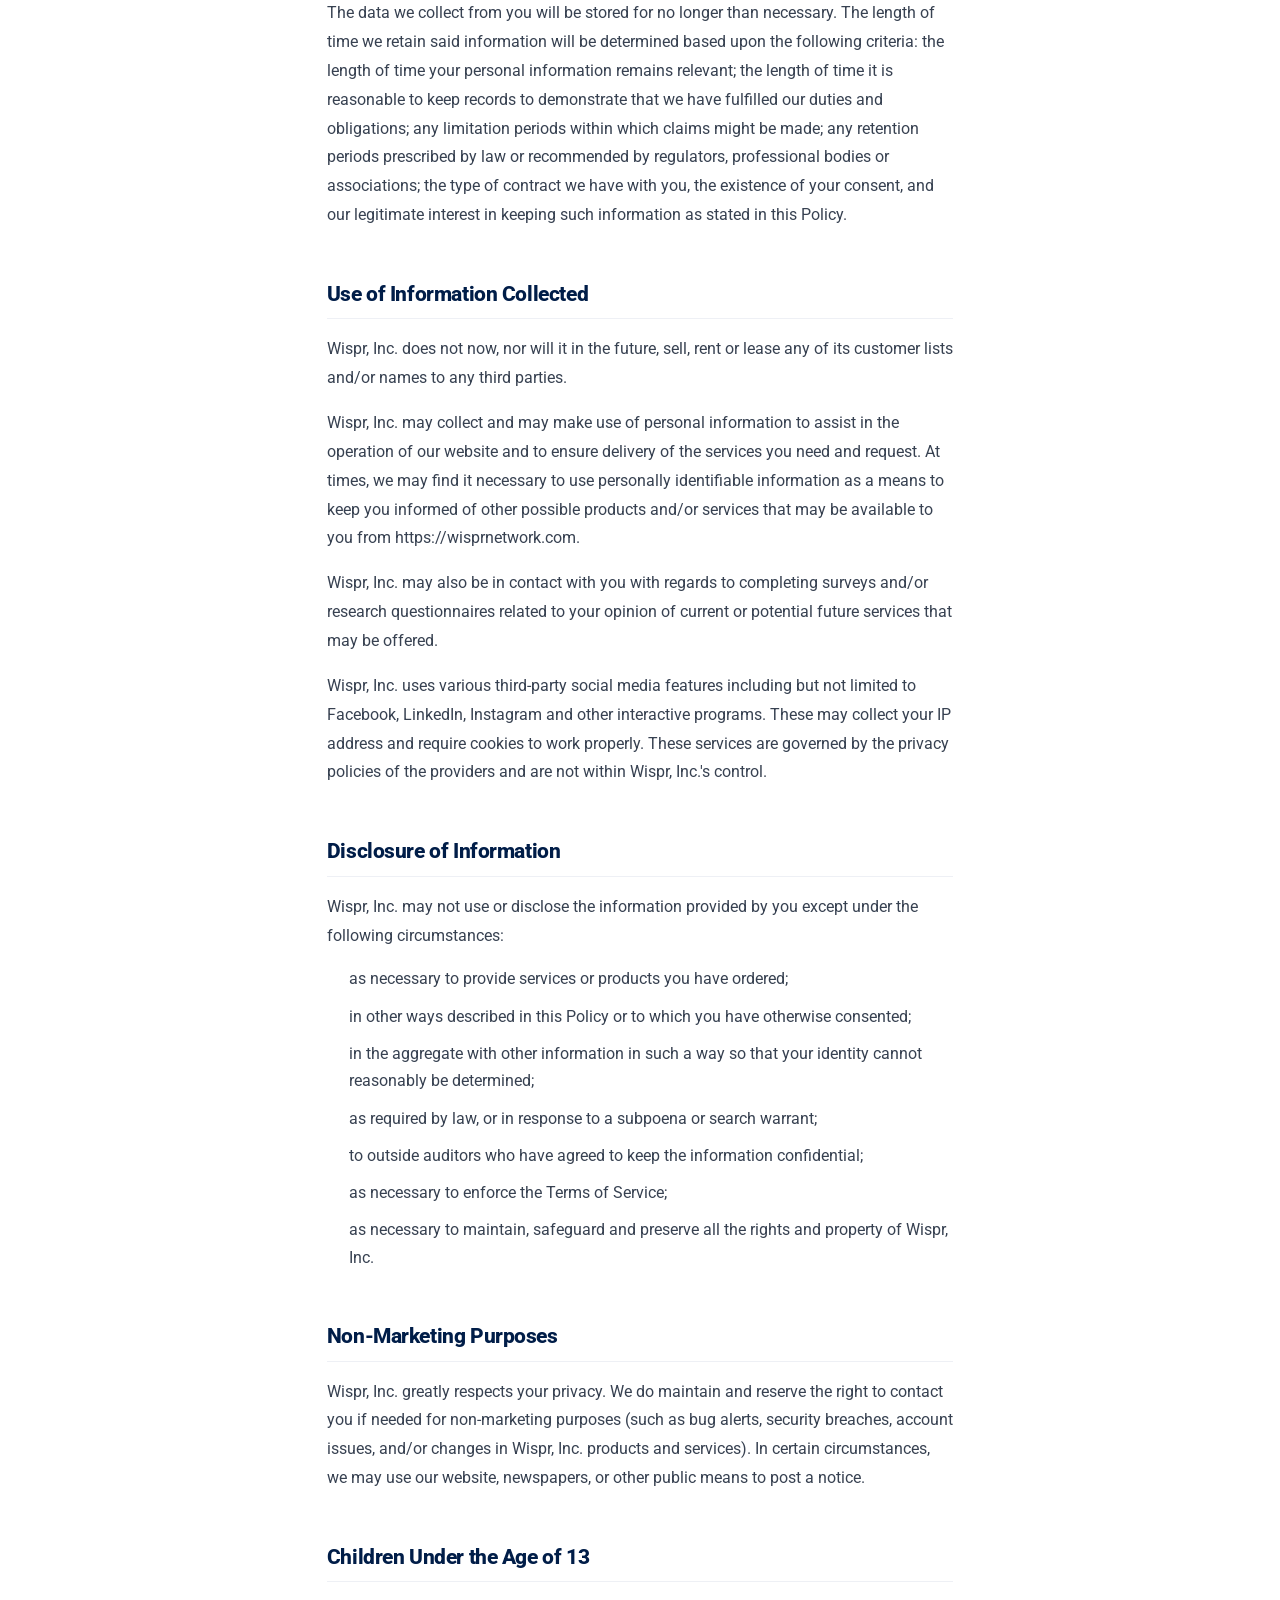
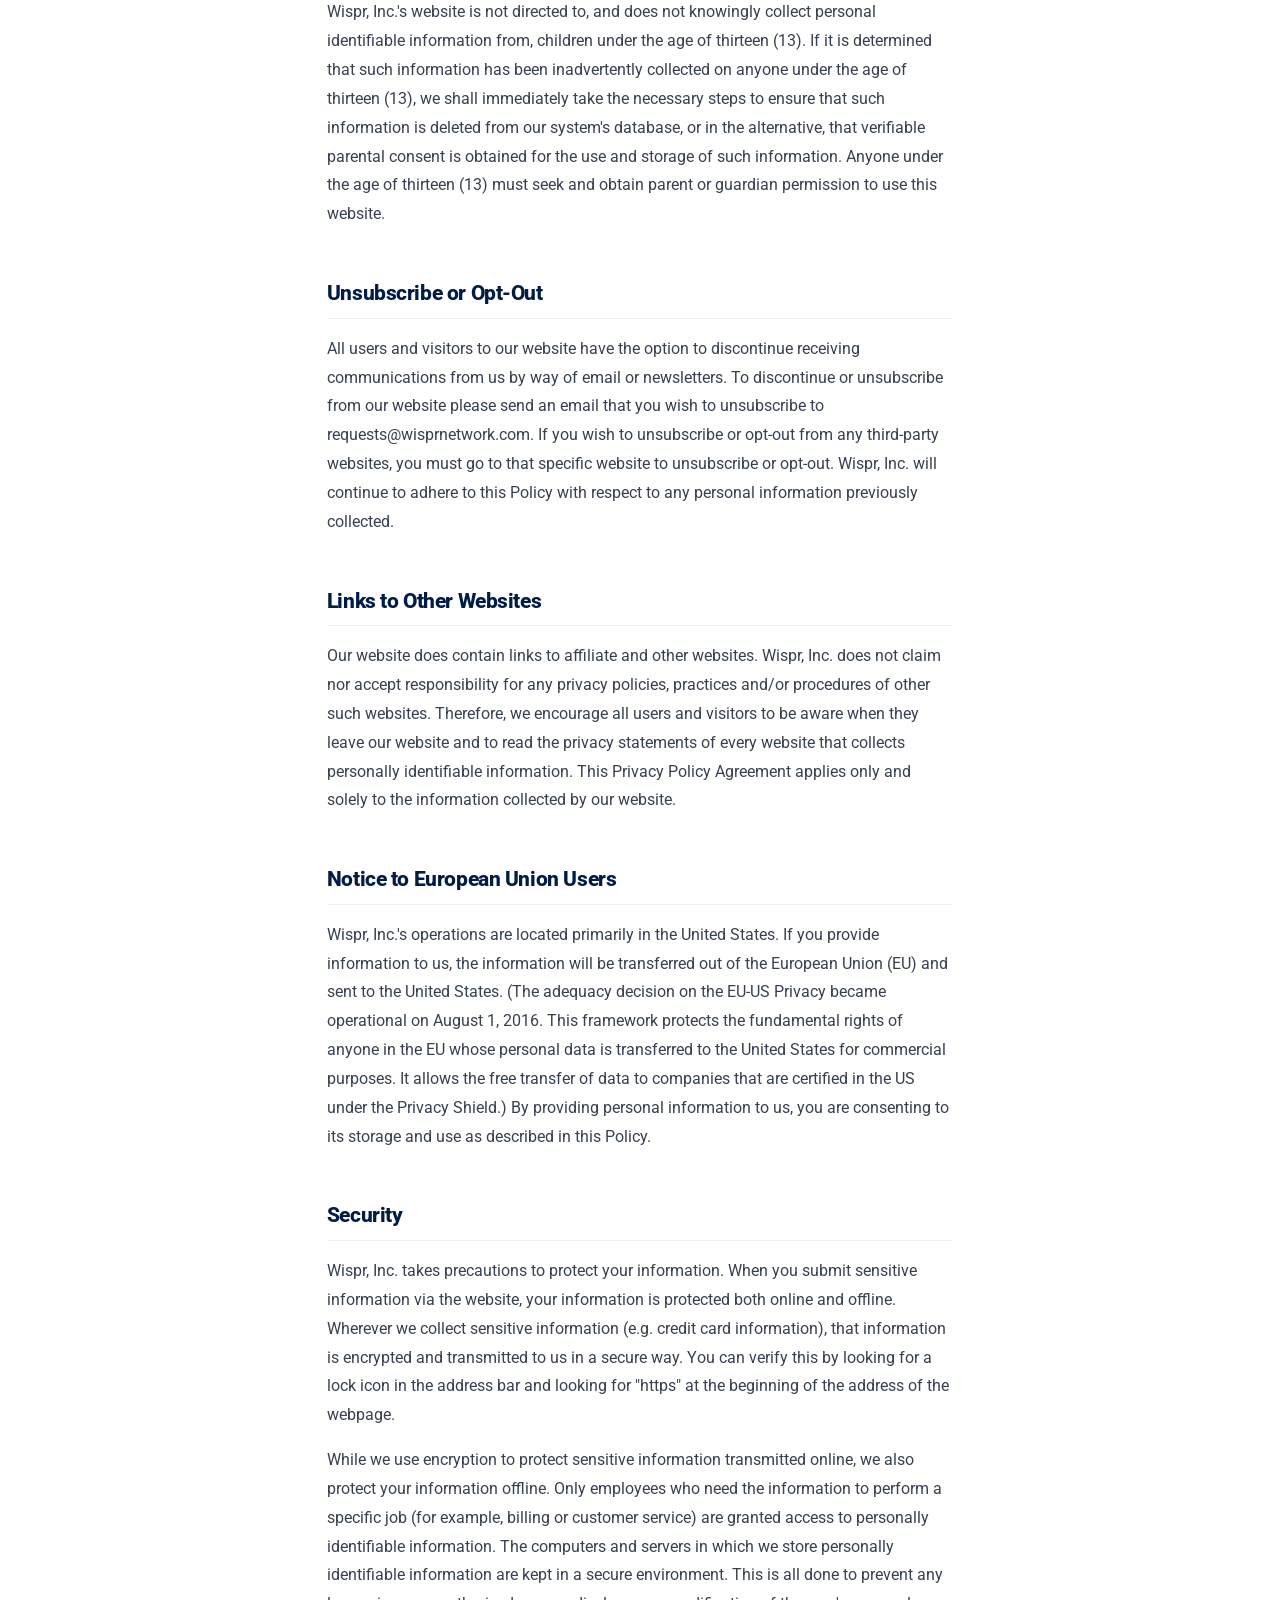
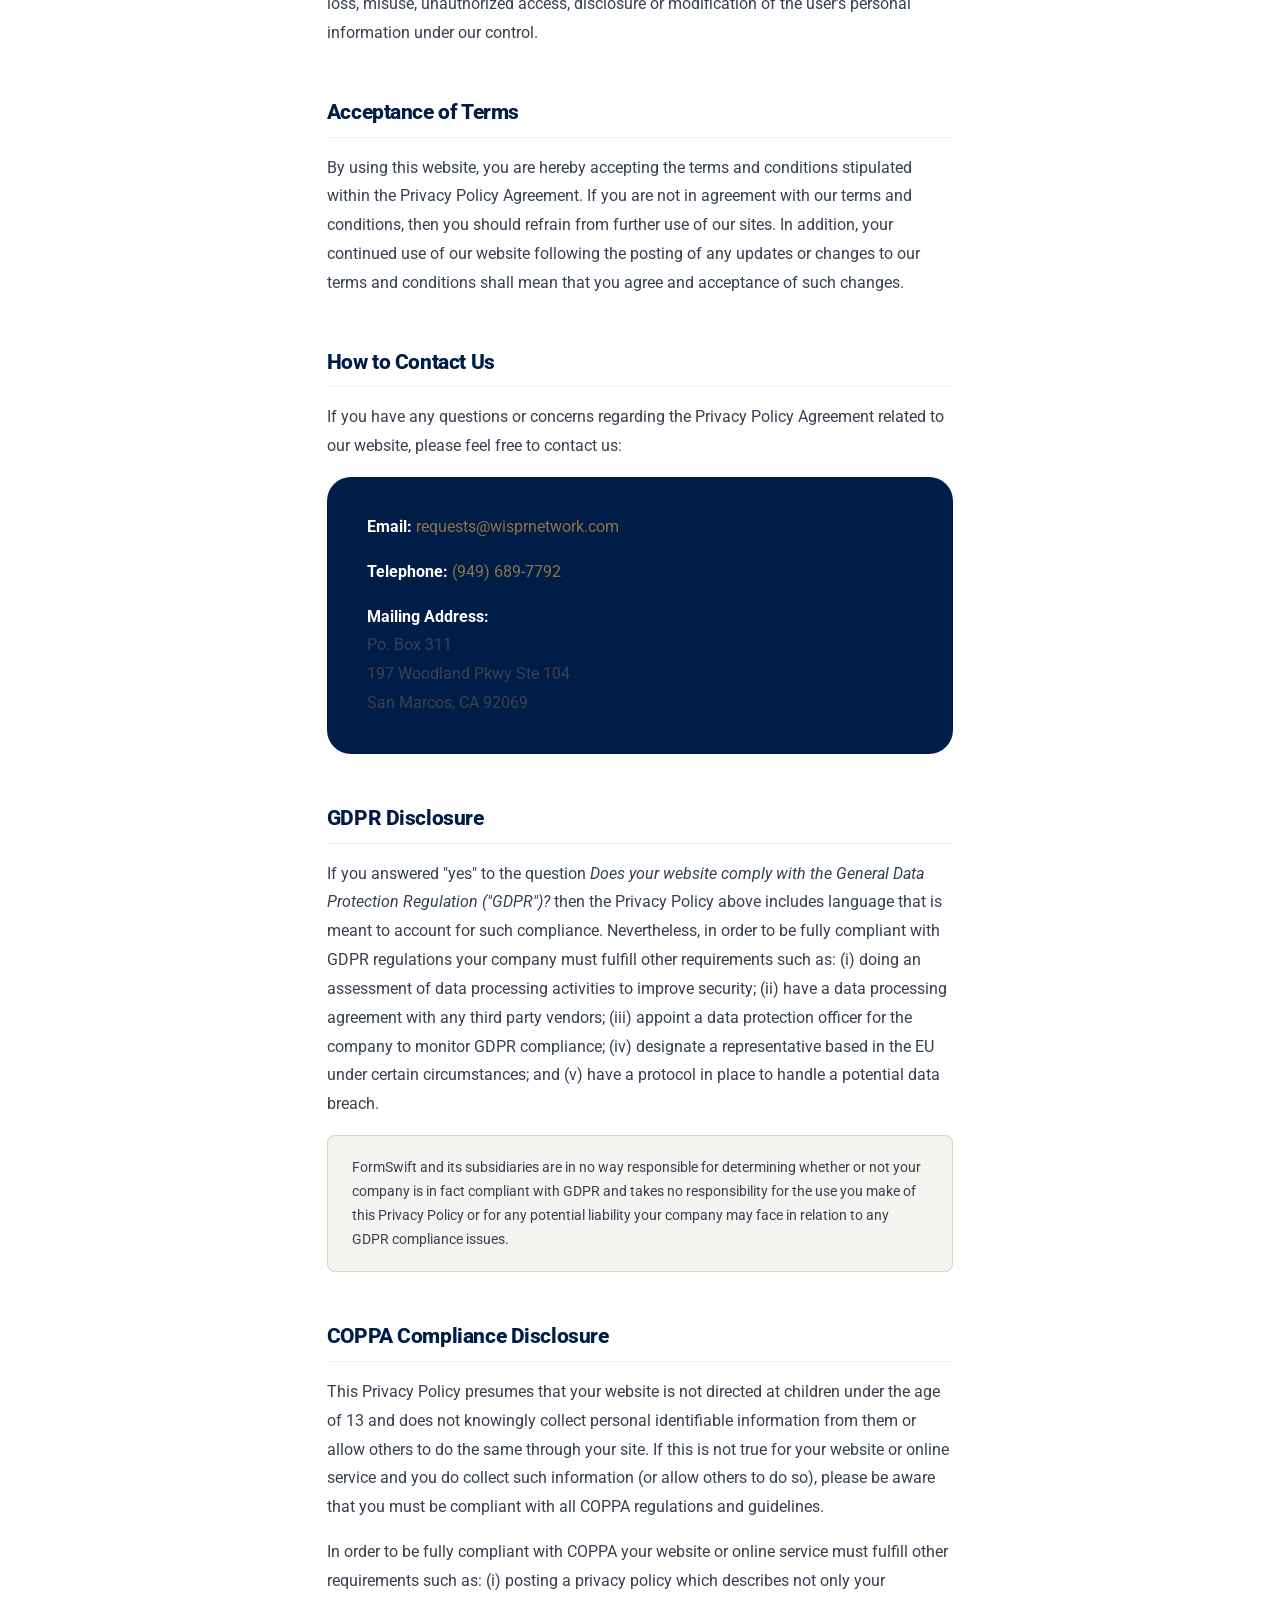
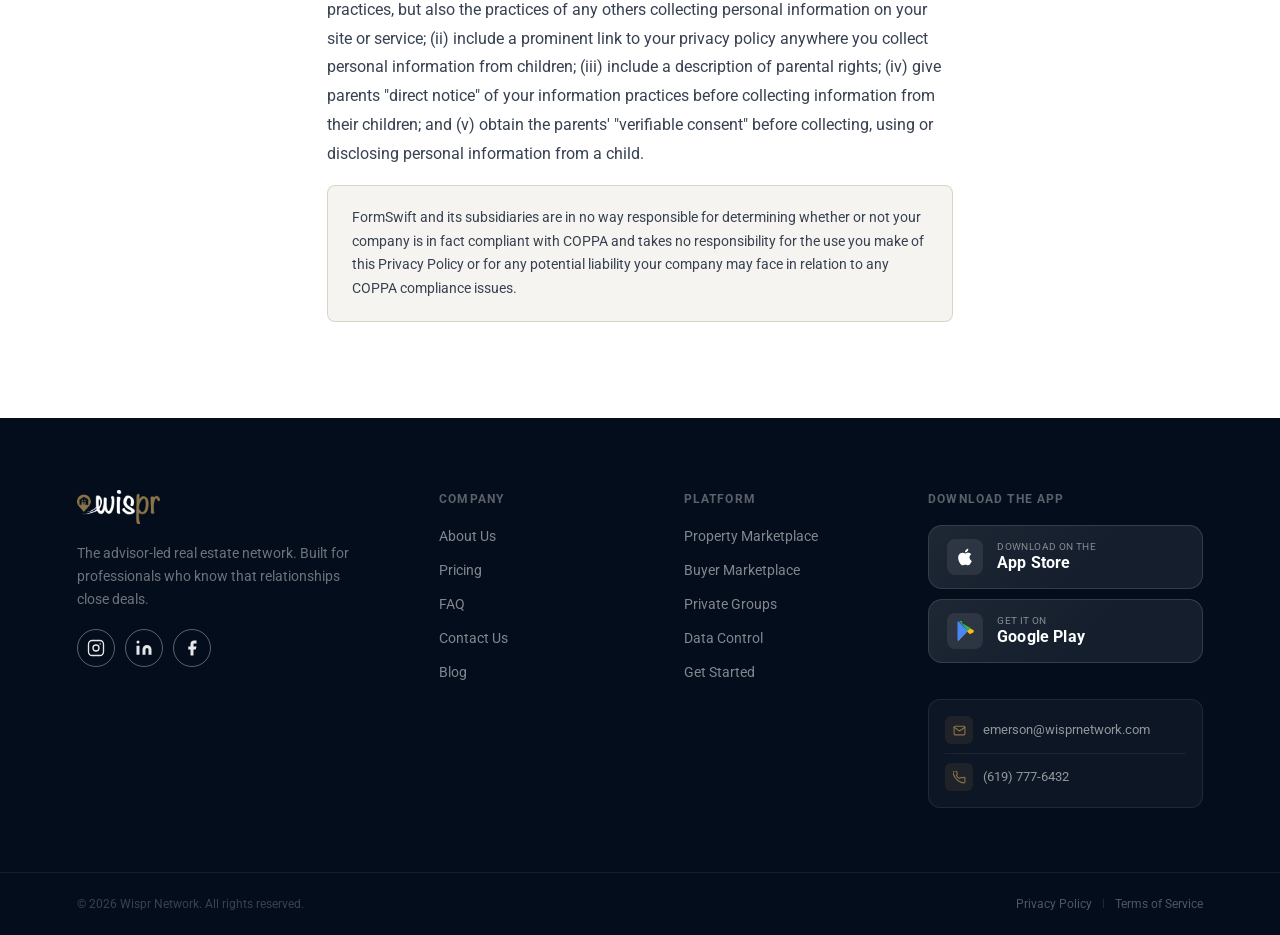
<file: privacy.html>
﻿<!DOCTYPE html>
<html lang="en">
<head>
  <meta charset="UTF-8" />
  <meta name="viewport" content="width=device-width, initial-scale=1.0" />
  <title>Privacy Policy | Wispr Network</title>
  <meta name="description" content="Wispr Network Privacy Policy — how we collect, use, and protect your information." />
  <link rel="preconnect" href="https://fonts.googleapis.com" />
  <link rel="preconnect" href="https://fonts.gstatic.com" crossorigin />
  <link href="https://fonts.googleapis.com/css2?family=Roboto:wght@400;500;700;800;900&family=Public+Sans:ital,wght@0,400;0,500;0,600;0,700;0,800;1,400&family=Playfair+Display:wght@700;800;900&display=swap" rel="stylesheet" />
  <link rel="stylesheet" href="index.css" />
  <link rel="icon" type="image/png" href="images/Fav Icon.png" />
  <link rel="apple-touch-icon" href="images/Fav Icon.png" />
  <style>
    .legal-hero {
      background: linear-gradient(135deg, var(--navy-deep) 0%, var(--navy-mid) 100%);
      padding: clamp(100px, 14vw, 160px) var(--pad-x) clamp(60px, 8vw, 100px);
      text-align: center;
    }
    .legal-hero__label { color: var(--gold); font-size: .8rem; letter-spacing: .12em; text-transform: uppercase; font-weight: 600; margin-bottom: 14px; }
    .legal-hero h1 { color: var(--white); font-size: clamp(2rem, 4vw, 3rem); margin-bottom: 16px; }
    .legal-hero__meta { color: rgba(255,255,255,.5); font-size: .9rem; }

    .legal-body {
      max-width: 780px;
      margin: 0 auto;
      padding: 72px var(--pad-x) 96px;
    }

    .legal-toc {
      background: var(--off-white);
      border: 1px solid var(--gray-light);
      border-left: 3px solid var(--gold);
      border-radius: var(--radius-sm);
      padding: 28px 32px;
      margin-bottom: 56px;
    }
    .legal-toc h2 {
      font-size: 1rem;
      color: var(--navy);
      margin-bottom: 16px;
      font-family: var(--font-body);
      font-weight: 700;
      text-transform: uppercase;
      letter-spacing: .06em;
    }
    .legal-toc ol {
      padding-left: 20px;
      display: flex;
      flex-direction: column;
      gap: 8px;
    }
    .legal-toc li { font-size: .9rem; color: var(--gray-dark); }
    .legal-toc a { color: var(--navy); transition: color .15s; }
    .legal-toc a:hover { color: var(--gold); }

    .legal-section { margin-bottom: 52px; }
    .legal-section:last-child { margin-bottom: 0; }

    .legal-section h2 {
      font-size: 1.3rem;
      color: var(--navy);
      margin-bottom: 16px;
      padding-bottom: 12px;
      border-bottom: 1px solid var(--gray-light);
    }
    .legal-section h3 {
      font-size: 1rem;
      color: var(--navy);
      font-family: var(--font-body);
      font-weight: 700;
      margin: 24px 0 10px;
    }
    .legal-section p {
      font-size: .975rem;
      line-height: 1.85;
      color: var(--gray-dark);
      margin-bottom: 16px;
    }
    .legal-section p:last-child { margin-bottom: 0; }
    .legal-section ul, .legal-section ol {
      padding-left: 22px;
      display: flex;
      flex-direction: column;
      gap: 10px;
      margin-bottom: 16px;
    }
    .legal-section li {
      font-size: .975rem;
      line-height: 1.75;
      color: var(--gray-dark);
    }

    .legal-contact-card {
      background: var(--navy);
      border-radius: var(--radius-lg);
      padding: 36px 40px;
      color: rgba(255,255,255,.8);
      font-size: .95rem;
      line-height: 1.8;
      margin-top: 16px;
    }
    .legal-contact-card a { color: var(--gold); }
    .legal-contact-card strong { color: var(--white); }

    .legal-notice {
      background: rgba(137,116,71,.08);
      border: 1px solid rgba(137,116,71,.25);
      border-radius: var(--radius-sm);
      padding: 20px 24px;
      font-size: .875rem;
      color: var(--gray-dark);
      line-height: 1.7;
      margin-top: 16px;
    }
  </style>
</head>

<body>

  <!-- ── HEADER ────────────────────────────────────────── -->
  <header class="header">
    <nav class="nav">
      <a href="index.html" class="nav__logo">
        <img src="images/wispr_navy.png" alt="Wispr" class="nav__logo-img" id="nav-logo" />
      </a>

      <button class="nav__toggle" aria-label="Open menu" aria-expanded="false">
        <span></span><span></span><span></span>
      </button>

      <ul class="nav__links">
        <li><a href="about.html">About Us</a></li>
        <li><a href="index.html#pricing">Pricing</a></li>
        <li><a href="index.html#faq">FAQ</a></li>
        <li><a href="index.html#contact-form">Contact Us</a></li>
        <li><a href="blog.html">Blogs</a></li>
      </ul>

      <div class="nav__auth">
        <a href="https://wisprnetwork.com/sign-in/" class="nav__login">Login</a>
        <a href="https://wisprnetwork.com/sign-up/" class="btn btn--signup">
          Sign Up
          <svg width="18" height="18" viewBox="0 0 18 18" fill="none" aria-hidden="true">
            <circle cx="9" cy="9" r="8" stroke="currentColor" stroke-width="1.5"/>
            <path d="M6.5 9h5M9 6.5l2.5 2.5L9 11.5" stroke="currentColor" stroke-width="1.5" stroke-linecap="round" stroke-linejoin="round"/>
          </svg>
        </a>
      </div>
    </nav>
  </header>

  <main>

    <!-- Hero -->
    <section class="legal-hero">
      <p class="legal-hero__label">Legal</p>
      <h1>Online Privacy Policy</h1>
      <p class="legal-hero__meta">Effective date: March 01, 2024 &nbsp;·&nbsp; HomeWayz, Inc. (Wispr Network)</p>
    </section>

    <!-- Body -->
    <article class="legal-body">

      <!-- Table of Contents -->
      <nav class="legal-toc" aria-label="Table of contents">
        <h2>Contents</h2>
        <ol>
          <li><a href="#information-collected">Information We Collect</a></li>
          <li><a href="#why-collect">Why We Collect Information and For How Long</a></li>
          <li><a href="#use-of-info">Use of Information Collected</a></li>
          <li><a href="#disclosure">Disclosure of Information</a></li>
          <li><a href="#non-marketing">Non-Marketing Purposes</a></li>
          <li><a href="#children">Children Under the Age of 13</a></li>
          <li><a href="#opt-out">Unsubscribe or Opt-Out</a></li>
          <li><a href="#links">Links to Other Websites</a></li>
          <li><a href="#eu-notice">Notice to European Union Users</a></li>
          <li><a href="#security">Security</a></li>
          <li><a href="#acceptance">Acceptance of Terms</a></li>
          <li><a href="#contact">How to Contact Us</a></li>
        </ol>
      </nav>

      <!-- Intro -->
      <div class="legal-section">
        <p>
          HomeWayz, Inc. (Wispr or Wispr Network) values its users' privacy. This Privacy Policy ("Policy") will help you understand how we collect and use personal information from those who visit our website or make use of our online facilities and services, and what we will and will not do with the information we collect. Our Policy has been designed and created to ensure those affiliated with Wispr, Inc. of our commitment and realization of our obligation not only to meet, but to exceed, most existing privacy standards.
        </p>
        <p>
          We reserve the right to make changes to this Policy at any given time. If you want to make sure that you are up to date with the latest changes, we advise you to frequently visit this page. If at any point in time Wispr, Inc. decides to make use of any personally identifiable information on file, in a manner vastly different from that which was stated when this information was initially collected, the user or users shall be promptly notified by email. Users at that time shall have the option as to whether to permit the use of their information in this separate manner.
        </p>
        <p>
          This Policy applies to Wispr, Inc., and it governs any and all data collection and usage by us. Through the use of <a href="https://wisprnetwork.com/">https://wisprnetwork.com/</a>, you are therefore consenting to the data collection procedures expressed in this Policy.
        </p>
        <p>
          Please note that this Policy does not govern the collection and use of information by companies that Wispr, Inc. does not control, nor by individuals not employed or managed by us. If you visit a website that we mention or link to, be sure to review its privacy policy before providing the site with information.
        </p>
        <p>Specifically, this Policy will inform you of the following:</p>
        <ul>
          <li>What personally identifiable information is collected from you through our website;</li>
          <li>Why we collect personally identifiable information and the legal basis for such collection;</li>
          <li>How we use the collected information and with whom it may be shared;</li>
          <li>What choices are available to you regarding the use of your data;</li>
          <li>The security procedures in place to protect the misuse of your information.</li>
        </ul>
      </div>

      <!-- Section 1 -->
      <div class="legal-section" id="information-collected">
        <h2>Information We Collect</h2>
        <p>
          It is always up to you whether to disclose personally identifiable information to us, although if you elect not to do so, we reserve the right not to register you as a user or provide you with any products or services. This website collects various types of information, such as:
        </p>
        <ul>
          <li>Voluntarily provided information which may include your name, address, email address, billing and/or credit card information etc. which may be used when you purchase products and/or services and to deliver the services you have requested.</li>
          <li>Information automatically collected when visiting our website, which may include cookies, third party tracking technologies and server logs.</li>
        </ul>
        <p>
          In addition, Wispr, Inc. may have the occasion to collect non-personal anonymous demographic information, such as age, gender, household income, political affiliation, race and religion, as well as the type of browser you are using, IP address, or type of operating system, which will assist us in providing and maintaining superior quality service.
        </p>
        <p>
          Wispr, Inc. may also deem it necessary, from time to time, to follow websites that our users may frequent to gleam what types of services and products may be the most popular to customers or the general public.
        </p>
        <p>
          Please rest assured that this site will only collect personal information that you knowingly and willingly provide to us by way of surveys, completed membership forms, and emails. It is the intent of this site to use personal information only for the purpose for which it was requested, and any additional uses specifically provided for on this Policy.
        </p>
      </div>

      <!-- Section 2 -->
      <div class="legal-section" id="why-collect">
        <h2>Why We Collect Information and For How Long</h2>
        <p>We are collecting your data for several reasons:</p>
        <ul>
          <li>To better understand your needs and provide you with the services you have requested;</li>
          <li>To fulfill our legitimate interest in improving our services and products;</li>
          <li>To send you promotional emails containing information we think you may like when we have your consent to do so;</li>
          <li>To contact you to fill out surveys or participate in other types of market research, when we have your consent to do so;</li>
          <li>To customize our website according to your online behavior and personal preferences.</li>
        </ul>
        <p>
          The data we collect from you will be stored for no longer than necessary. The length of time we retain said information will be determined based upon the following criteria: the length of time your personal information remains relevant; the length of time it is reasonable to keep records to demonstrate that we have fulfilled our duties and obligations; any limitation periods within which claims might be made; any retention periods prescribed by law or recommended by regulators, professional bodies or associations; the type of contract we have with you, the existence of your consent, and our legitimate interest in keeping such information as stated in this Policy.
        </p>
      </div>

      <!-- Section 3 -->
      <div class="legal-section" id="use-of-info">
        <h2>Use of Information Collected</h2>
        <p>
          Wispr, Inc. does not now, nor will it in the future, sell, rent or lease any of its customer lists and/or names to any third parties.
        </p>
        <p>
          Wispr, Inc. may collect and may make use of personal information to assist in the operation of our website and to ensure delivery of the services you need and request. At times, we may find it necessary to use personally identifiable information as a means to keep you informed of other possible products and/or services that may be available to you from <a href="https://wisprnetwork.com/">https://wisprnetwork.com</a>.
        </p>
        <p>
          Wispr, Inc. may also be in contact with you with regards to completing surveys and/or research questionnaires related to your opinion of current or potential future services that may be offered.
        </p>
        <p>
          Wispr, Inc. uses various third-party social media features including but not limited to Facebook, LinkedIn, Instagram and other interactive programs. These may collect your IP address and require cookies to work properly. These services are governed by the privacy policies of the providers and are not within Wispr, Inc.'s control.
        </p>
      </div>

      <!-- Section 4 -->
      <div class="legal-section" id="disclosure">
        <h2>Disclosure of Information</h2>
        <p>Wispr, Inc. may not use or disclose the information provided by you except under the following circumstances:</p>
        <ul>
          <li>as necessary to provide services or products you have ordered;</li>
          <li>in other ways described in this Policy or to which you have otherwise consented;</li>
          <li>in the aggregate with other information in such a way so that your identity cannot reasonably be determined;</li>
          <li>as required by law, or in response to a subpoena or search warrant;</li>
          <li>to outside auditors who have agreed to keep the information confidential;</li>
          <li>as necessary to enforce the Terms of Service;</li>
          <li>as necessary to maintain, safeguard and preserve all the rights and property of Wispr, Inc.</li>
        </ul>
      </div>

      <!-- Section 5 -->
      <div class="legal-section" id="non-marketing">
        <h2>Non-Marketing Purposes</h2>
        <p>
          Wispr, Inc. greatly respects your privacy. We do maintain and reserve the right to contact you if needed for non-marketing purposes (such as bug alerts, security breaches, account issues, and/or changes in Wispr, Inc. products and services). In certain circumstances, we may use our website, newspapers, or other public means to post a notice.
        </p>
      </div>

      <!-- Section 6 -->
      <div class="legal-section" id="children">
        <h2>Children Under the Age of 13</h2>
        <p>
          Wispr, Inc.'s website is not directed to, and does not knowingly collect personal identifiable information from, children under the age of thirteen (13). If it is determined that such information has been inadvertently collected on anyone under the age of thirteen (13), we shall immediately take the necessary steps to ensure that such information is deleted from our system's database, or in the alternative, that verifiable parental consent is obtained for the use and storage of such information. Anyone under the age of thirteen (13) must seek and obtain parent or guardian permission to use this website.
        </p>
      </div>

      <!-- Section 7 -->
      <div class="legal-section" id="opt-out">
        <h2>Unsubscribe or Opt-Out</h2>
        <p>
          All users and visitors to our website have the option to discontinue receiving communications from us by way of email or newsletters. To discontinue or unsubscribe from our website please send an email that you wish to unsubscribe to <a href="mailto:requests@wisprnetwork.com">requests@wisprnetwork.com</a>. If you wish to unsubscribe or opt-out from any third-party websites, you must go to that specific website to unsubscribe or opt-out. Wispr, Inc. will continue to adhere to this Policy with respect to any personal information previously collected.
        </p>
      </div>

      <!-- Section 8 -->
      <div class="legal-section" id="links">
        <h2>Links to Other Websites</h2>
        <p>
          Our website does contain links to affiliate and other websites. Wispr, Inc. does not claim nor accept responsibility for any privacy policies, practices and/or procedures of other such websites. Therefore, we encourage all users and visitors to be aware when they leave our website and to read the privacy statements of every website that collects personally identifiable information. This Privacy Policy Agreement applies only and solely to the information collected by our website.
        </p>
      </div>

      <!-- Section 9 -->
      <div class="legal-section" id="eu-notice">
        <h2>Notice to European Union Users</h2>
        <p>
          Wispr, Inc.'s operations are located primarily in the United States. If you provide information to us, the information will be transferred out of the European Union (EU) and sent to the United States. (The adequacy decision on the EU-US Privacy became operational on August 1, 2016. This framework protects the fundamental rights of anyone in the EU whose personal data is transferred to the United States for commercial purposes. It allows the free transfer of data to companies that are certified in the US under the Privacy Shield.) By providing personal information to us, you are consenting to its storage and use as described in this Policy.
        </p>
      </div>

      <!-- Section 10 -->
      <div class="legal-section" id="security">
        <h2>Security</h2>
        <p>
          Wispr, Inc. takes precautions to protect your information. When you submit sensitive information via the website, your information is protected both online and offline. Wherever we collect sensitive information (e.g. credit card information), that information is encrypted and transmitted to us in a secure way. You can verify this by looking for a lock icon in the address bar and looking for "https" at the beginning of the address of the webpage.
        </p>
        <p>
          While we use encryption to protect sensitive information transmitted online, we also protect your information offline. Only employees who need the information to perform a specific job (for example, billing or customer service) are granted access to personally identifiable information. The computers and servers in which we store personally identifiable information are kept in a secure environment. This is all done to prevent any loss, misuse, unauthorized access, disclosure or modification of the user's personal information under our control.
        </p>
      </div>

      <!-- Section 11 -->
      <div class="legal-section" id="acceptance">
        <h2>Acceptance of Terms</h2>
        <p>
          By using this website, you are hereby accepting the terms and conditions stipulated within the Privacy Policy Agreement. If you are not in agreement with our terms and conditions, then you should refrain from further use of our sites. In addition, your continued use of our website following the posting of any updates or changes to our terms and conditions shall mean that you agree and acceptance of such changes.
        </p>
      </div>

      <!-- Section 12 -->
      <div class="legal-section" id="contact">
        <h2>How to Contact Us</h2>
        <p>If you have any questions or concerns regarding the Privacy Policy Agreement related to our website, please feel free to contact us:</p>
        <div class="legal-contact-card">
          <p><strong>Email:</strong> <a href="mailto:requests@wisprnetwork.com">requests@wisprnetwork.com</a></p>
          <p><strong>Telephone:</strong> <a href="tel:+19496897792">(949) 689-7792</a></p>
          <p>
            <strong>Mailing Address:</strong><br />
            Po. Box 311<br />
            197 Woodland Pkwy Ste 104<br />
            San Marcos, CA 92069
          </p>
        </div>
      </div>

      <!-- GDPR Notice -->
      <div class="legal-section">
        <h2>GDPR Disclosure</h2>
        <p>
          If you answered "yes" to the question <em>Does your website comply with the General Data Protection Regulation ("GDPR")?</em> then the Privacy Policy above includes language that is meant to account for such compliance. Nevertheless, in order to be fully compliant with GDPR regulations your company must fulfill other requirements such as: (i) doing an assessment of data processing activities to improve security; (ii) have a data processing agreement with any third party vendors; (iii) appoint a data protection officer for the company to monitor GDPR compliance; (iv) designate a representative based in the EU under certain circumstances; and (v) have a protocol in place to handle a potential data breach.
        </p>
        <div class="legal-notice">
          FormSwift and its subsidiaries are in no way responsible for determining whether or not your company is in fact compliant with GDPR and takes no responsibility for the use you make of this Privacy Policy or for any potential liability your company may face in relation to any GDPR compliance issues.
        </div>
      </div>

      <!-- COPPA Notice -->
      <div class="legal-section">
        <h2>COPPA Compliance Disclosure</h2>
        <p>
          This Privacy Policy presumes that your website is not directed at children under the age of 13 and does not knowingly collect personal identifiable information from them or allow others to do the same through your site. If this is not true for your website or online service and you do collect such information (or allow others to do so), please be aware that you must be compliant with all COPPA regulations and guidelines.
        </p>
        <p>
          In order to be fully compliant with COPPA your website or online service must fulfill other requirements such as: (i) posting a privacy policy which describes not only your practices, but also the practices of any others collecting personal information on your site or service; (ii) include a prominent link to your privacy policy anywhere you collect personal information from children; (iii) include a description of parental rights; (iv) give parents "direct notice" of your information practices before collecting information from their children; and (v) obtain the parents' "verifiable consent" before collecting, using or disclosing personal information from a child.
        </p>
        <div class="legal-notice">
          FormSwift and its subsidiaries are in no way responsible for determining whether or not your company is in fact compliant with COPPA and takes no responsibility for the use you make of this Privacy Policy or for any potential liability your company may face in relation to any COPPA compliance issues.
        </div>
      </div>

    </article>
  </main>

  <!-- ── FOOTER ────────────────────────────────────────── -->
  <footer class="footer">
    <div class="footer__inner">

      <div class="footer__brand">
        <a href="index.html" class="footer__logo-link">
          <img src="images/wispr_logo_white.png" alt="Wispr" class="footer__logo-img" />
        </a>
        <p class="footer__tagline">The advisor-led real estate network. Built for professionals who know that relationships close deals.</p>
        <div class="footer__social">
          <a href="https://www.instagram.com/wisprnetwork/" target="_blank" rel="noopener" aria-label="Instagram">
            <svg width="18" height="18" viewBox="0 0 24 24" fill="none" stroke="currentColor" stroke-width="1.8" stroke-linecap="round" stroke-linejoin="round"><rect x="2" y="2" width="20" height="20" rx="5"/><circle cx="12" cy="12" r="4"/><circle cx="17.5" cy="6.5" r="1" fill="currentColor" stroke="none"/></svg>
          </a>
          <a href="https://www.linkedin.com/company/100926797/" target="_blank" rel="noopener" aria-label="LinkedIn">
            <svg width="18" height="18" viewBox="0 0 24 24" fill="currentColor"><path d="M16 8a6 6 0 016 6v7h-4v-7a2 2 0 00-2-2 2 2 0 00-2 2v7h-4v-7a6 6 0 016-6zM2 9h4v12H2z"/><circle cx="4" cy="4" r="2"/></svg>
          </a>
          <a href="#facebook" aria-label="Facebook">
            <svg width="18" height="18" viewBox="0 0 24 24" fill="currentColor"><path d="M18 2h-3a5 5 0 00-5 5v3H7v4h3v8h4v-8h3l1-4h-4V7a1 1 0 011-1h3z"/></svg>
          </a>
        </div>
      </div>

      <div class="footer__col">
        <h4 class="footer__col-title">Company</h4>
        <nav class="footer__nav">
          <a href="about.html">About Us</a>
          <a href="index.html#pricing">Pricing</a>
          <a href="index.html#faq">FAQ</a>
          <a href="index.html#contact-form">Contact Us</a>
          <a href="blog.html">Blog</a>
        </nav>
      </div>

      <div class="footer__col">
        <h4 class="footer__col-title">Platform</h4>
        <nav class="footer__nav">
          <a href="index.html#platform">Property Marketplace</a>
          <a href="index.html#platform">Buyer Marketplace</a>
          <a href="index.html#groups">Private Groups</a>
          <a href="index.html#control">Data Control</a>
          <a href="index.html#contact-form">Get Started</a>
        </nav>
      </div>

      <div class="footer__col">
        <h4 class="footer__col-title">Download the App</h4>
        <div class="footer__apps">
          <a href="https://apps.apple.com/vn/app/wispr-network/id6479228847" target="_blank" rel="noopener" class="footer__app-btn">
            <div class="footer__app-btn__icon">
              <svg width="20" height="20" viewBox="0 0 24 24" fill="white" aria-hidden="true"><path d="M18.71 19.5c-.83 1.24-1.71 2.45-3.05 2.47-1.34.03-1.77-.79-3.29-.79-1.53 0-2 .77-3.27.82-1.31.05-2.3-1.32-3.14-2.53C4.25 17 2.94 12.45 4.7 9.39c.87-1.52 2.43-2.48 4.12-2.51 1.28-.02 2.5.87 3.29.87.78 0 2.26-1.07 3.8-.91.65.03 2.47.26 3.64 1.98-.08.06-2.17 1.28-2.15 3.81.03 3.02 2.65 4.03 2.68 4.04-.03.07-.42 1.44-1.38 2.83M13 3.5c.73-.83 1.94-1.46 2.94-1.5.13 1.17-.34 2.35-1.04 3.19-.69.85-1.83 1.51-2.95 1.42-.15-1.15.41-2.35 1.05-3.11z"/></svg>
            </div>
            <div class="footer__app-btn__text">
              <small>Download on the</small>
              <strong>App Store</strong>
            </div>
          </a>
          <a href="https://play.google.com/store/apps/details?id=com.homewayz" target="_blank" rel="noopener" class="footer__app-btn">
            <div class="footer__app-btn__icon">
              <svg width="20" height="20" viewBox="0 0 24 24" aria-hidden="true">
                <path d="M3.18 23.76c.3.17.64.24.98.22L15.34 12 11.66 8.32z" fill="#EA4335"/>
                <path d="M20.54 10.27L17.9 8.76 13.9 12l4 4 2.63-1.5a1.8 1.8 0 000-4.23z" fill="#FBBC05"/>
                <path d="M4.16.24A1.8 1.8 0 003 1.9v20.2a1.8 1.8 0 001.16 1.66L15.34 12z" fill="#4285F4"/>
                <path d="M15.34 12l3.56-3.56-10.72-6.17A1.82 1.82 0 005.16.04L15.34 12z" fill="#34A853"/>
              </svg>
            </div>
            <div class="footer__app-btn__text">
              <small>Get it on</small>
              <strong>Google Play</strong>
            </div>
          </a>
        </div>
        <div class="footer__contact">
          <div class="footer__contact-item">
            <div class="footer__contact-icon">
              <svg width="13" height="13" viewBox="0 0 24 24" fill="none" stroke="currentColor" stroke-width="2" stroke-linecap="round" stroke-linejoin="round"><path d="M4 4h16c1.1 0 2 .9 2 2v12c0 1.1-.9 2-2 2H4c-1.1 0-2-.9-2-2V6c0-1.1.9-2 2-2z"/><polyline points="22,6 12,13 2,6"/></svg>
            </div>
            <a href="mailto:emerson@wisprnetwork.com">emerson@wisprnetwork.com</a>
          </div>
          <div class="footer__contact-item">
            <div class="footer__contact-icon">
              <svg width="13" height="13" viewBox="0 0 24 24" fill="none" stroke="currentColor" stroke-width="2" stroke-linecap="round" stroke-linejoin="round"><path d="M22 16.92v3a2 2 0 01-2.18 2 19.79 19.79 0 01-8.63-3.07A19.5 19.5 0 013.07 10.8 19.79 19.79 0 01.0 2.18 2 2 0 012 0h3a2 2 0 012 1.72c.127.96.361 1.903.7 2.81a2 2 0 01-.45 2.11L6.09 7.91a16 16 0 006 6l1.27-1.27a2 2 0 012.11-.45c.907.339 1.85.573 2.81.7A2 2 0 0122 14.92z"/></svg>
            </div>
            <a href="tel:+16197776432">(619) 777-6432</a>
          </div>
        </div>
      </div>

    </div>

    <div class="footer__bottom">
      <div class="footer__bottom-inner">
        <p class="footer__copy">&copy; 2026 Wispr Network. All rights reserved.</p>
        <div class="footer__legal">
          <a href="privacy.html">Privacy Policy</a>
          <span aria-hidden="true">|</span>
          <a href="terms.html">Terms of Service</a>
        </div>
      </div>
    </div>
  </footer>

  <script src="script.js" defer></script>
</body>
</html>
</file>
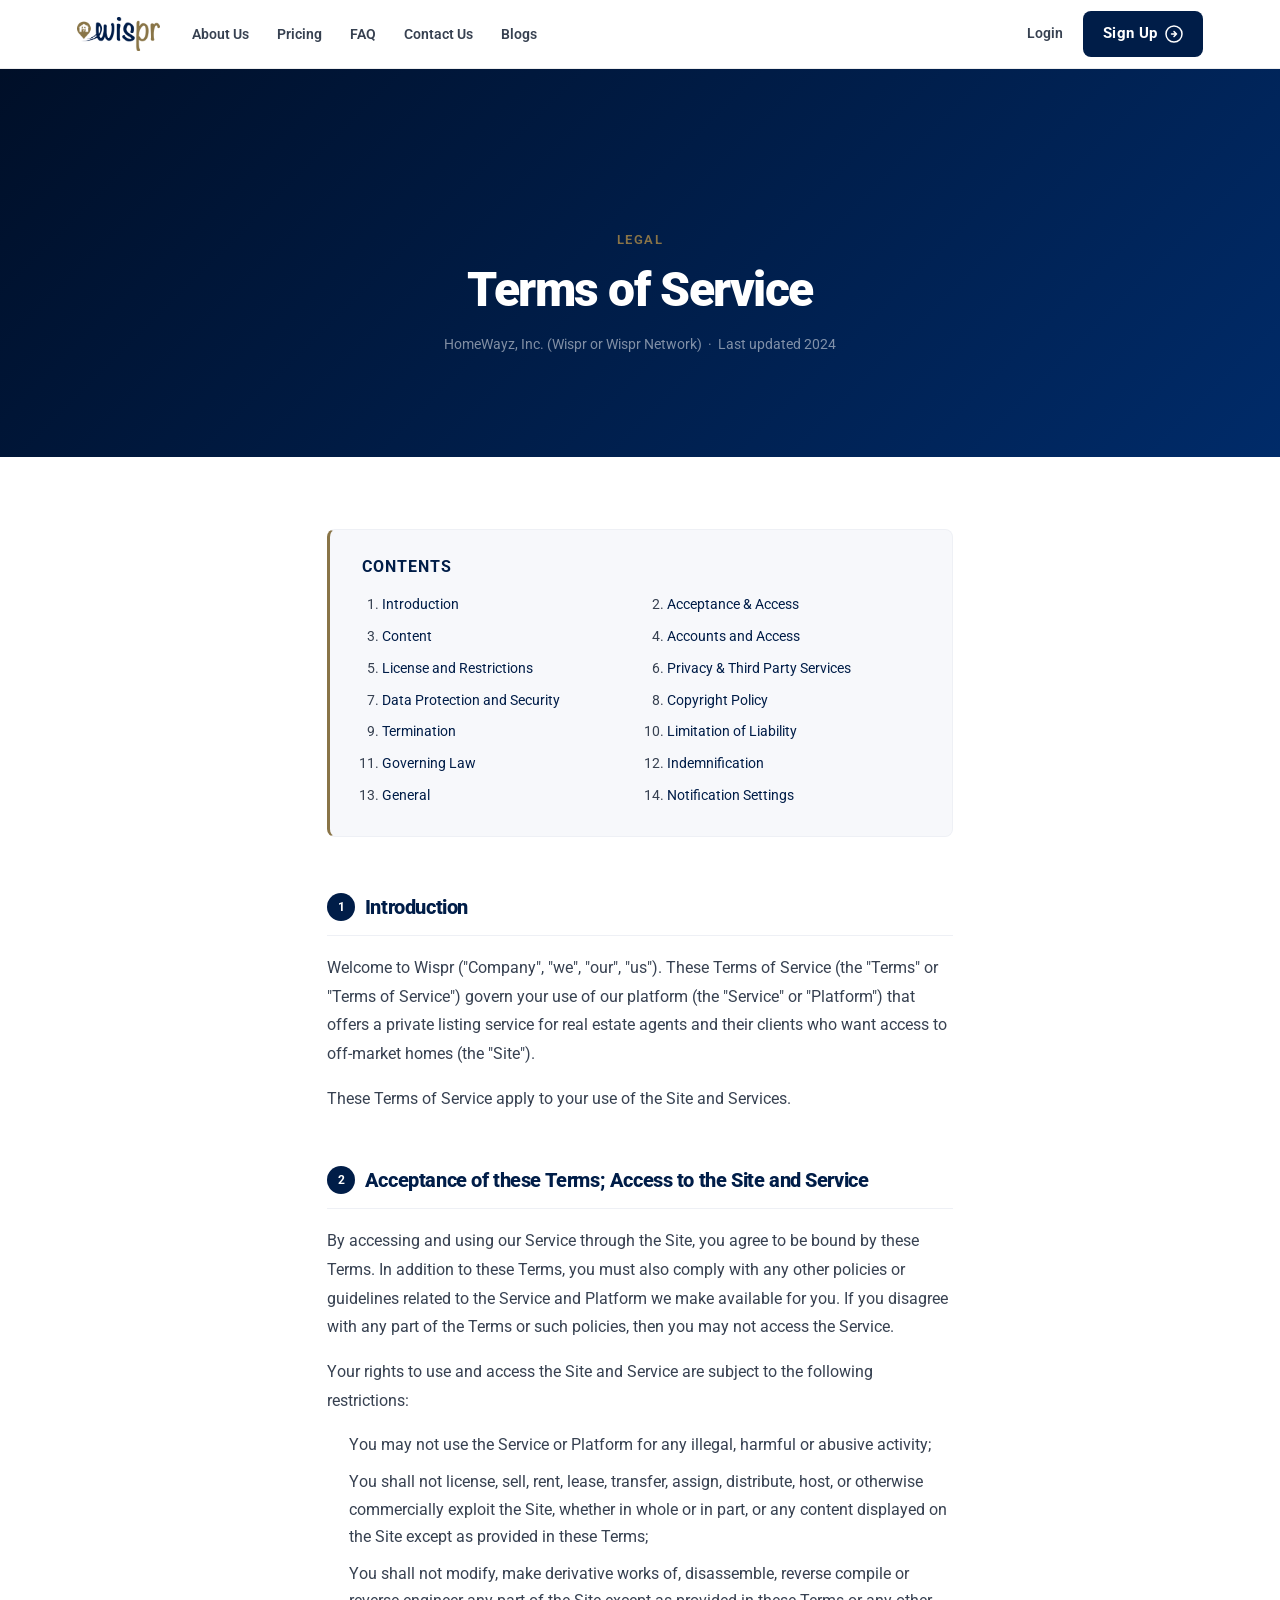
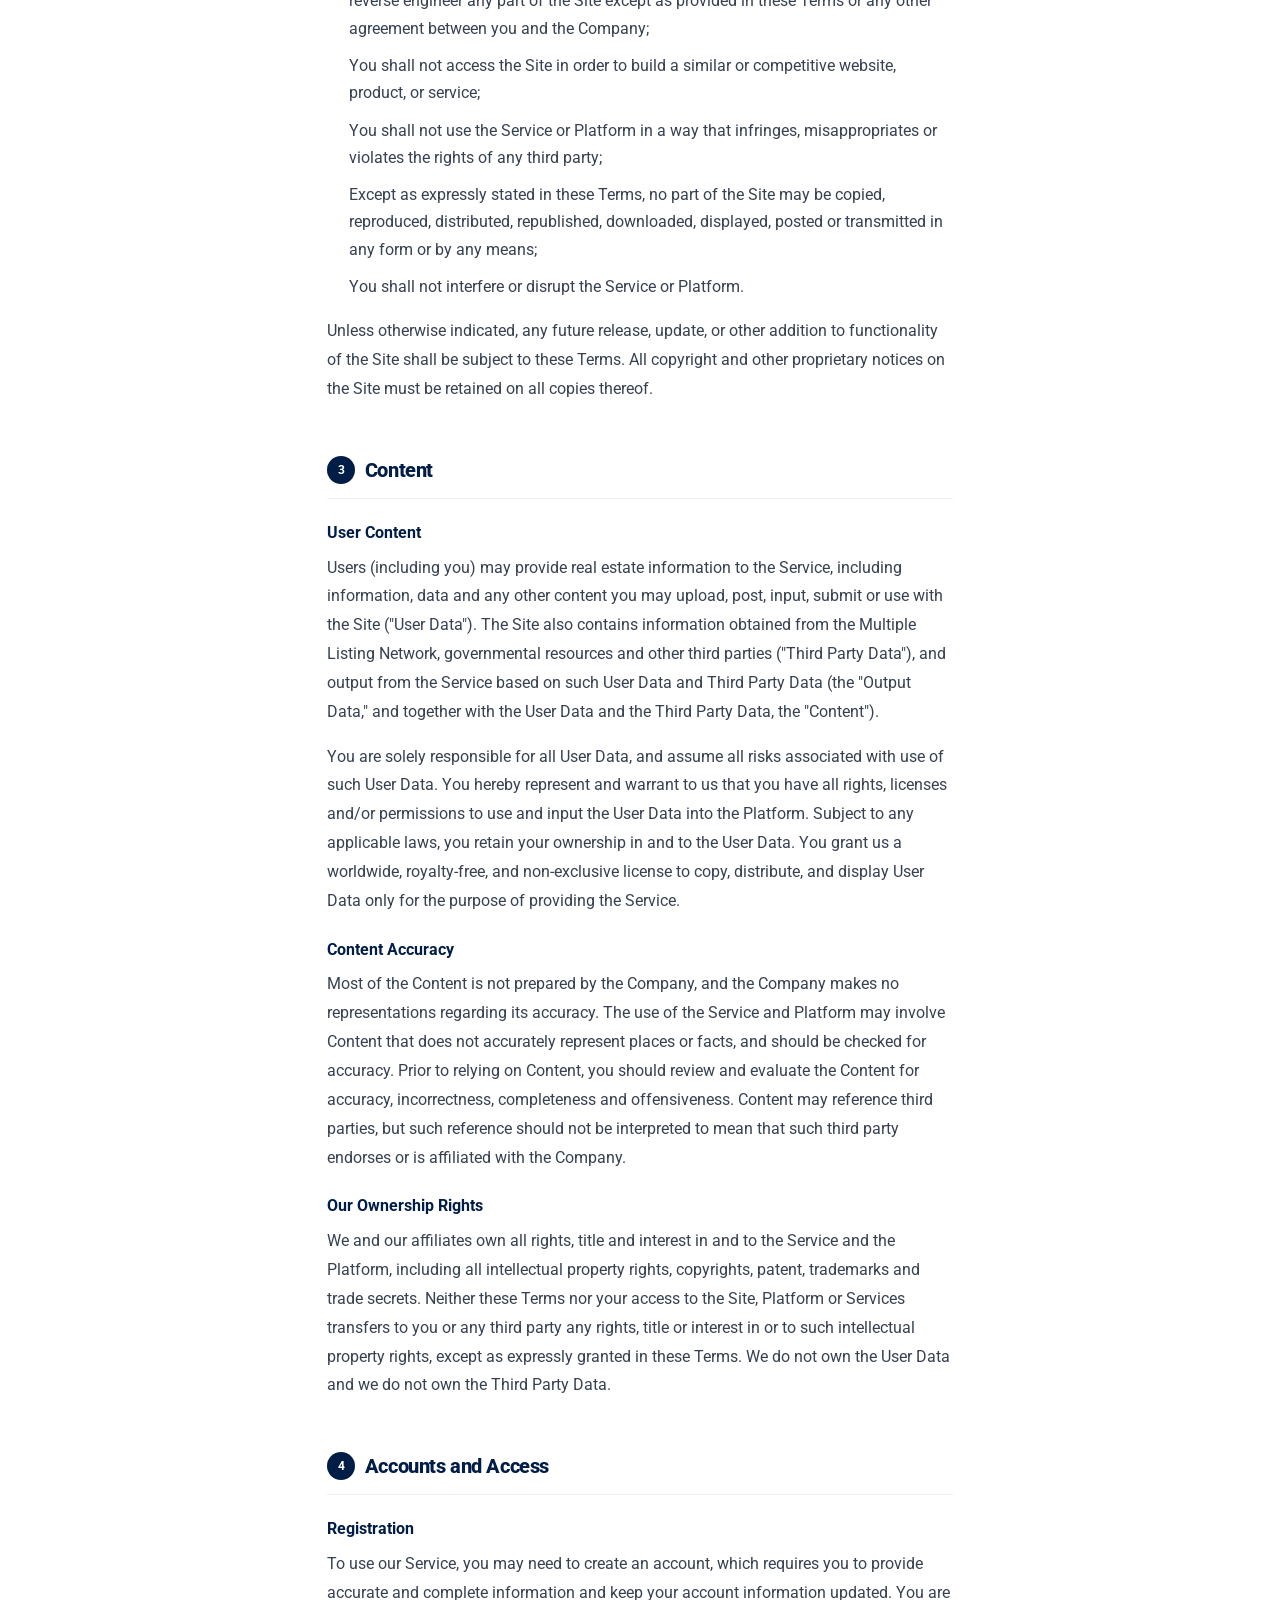
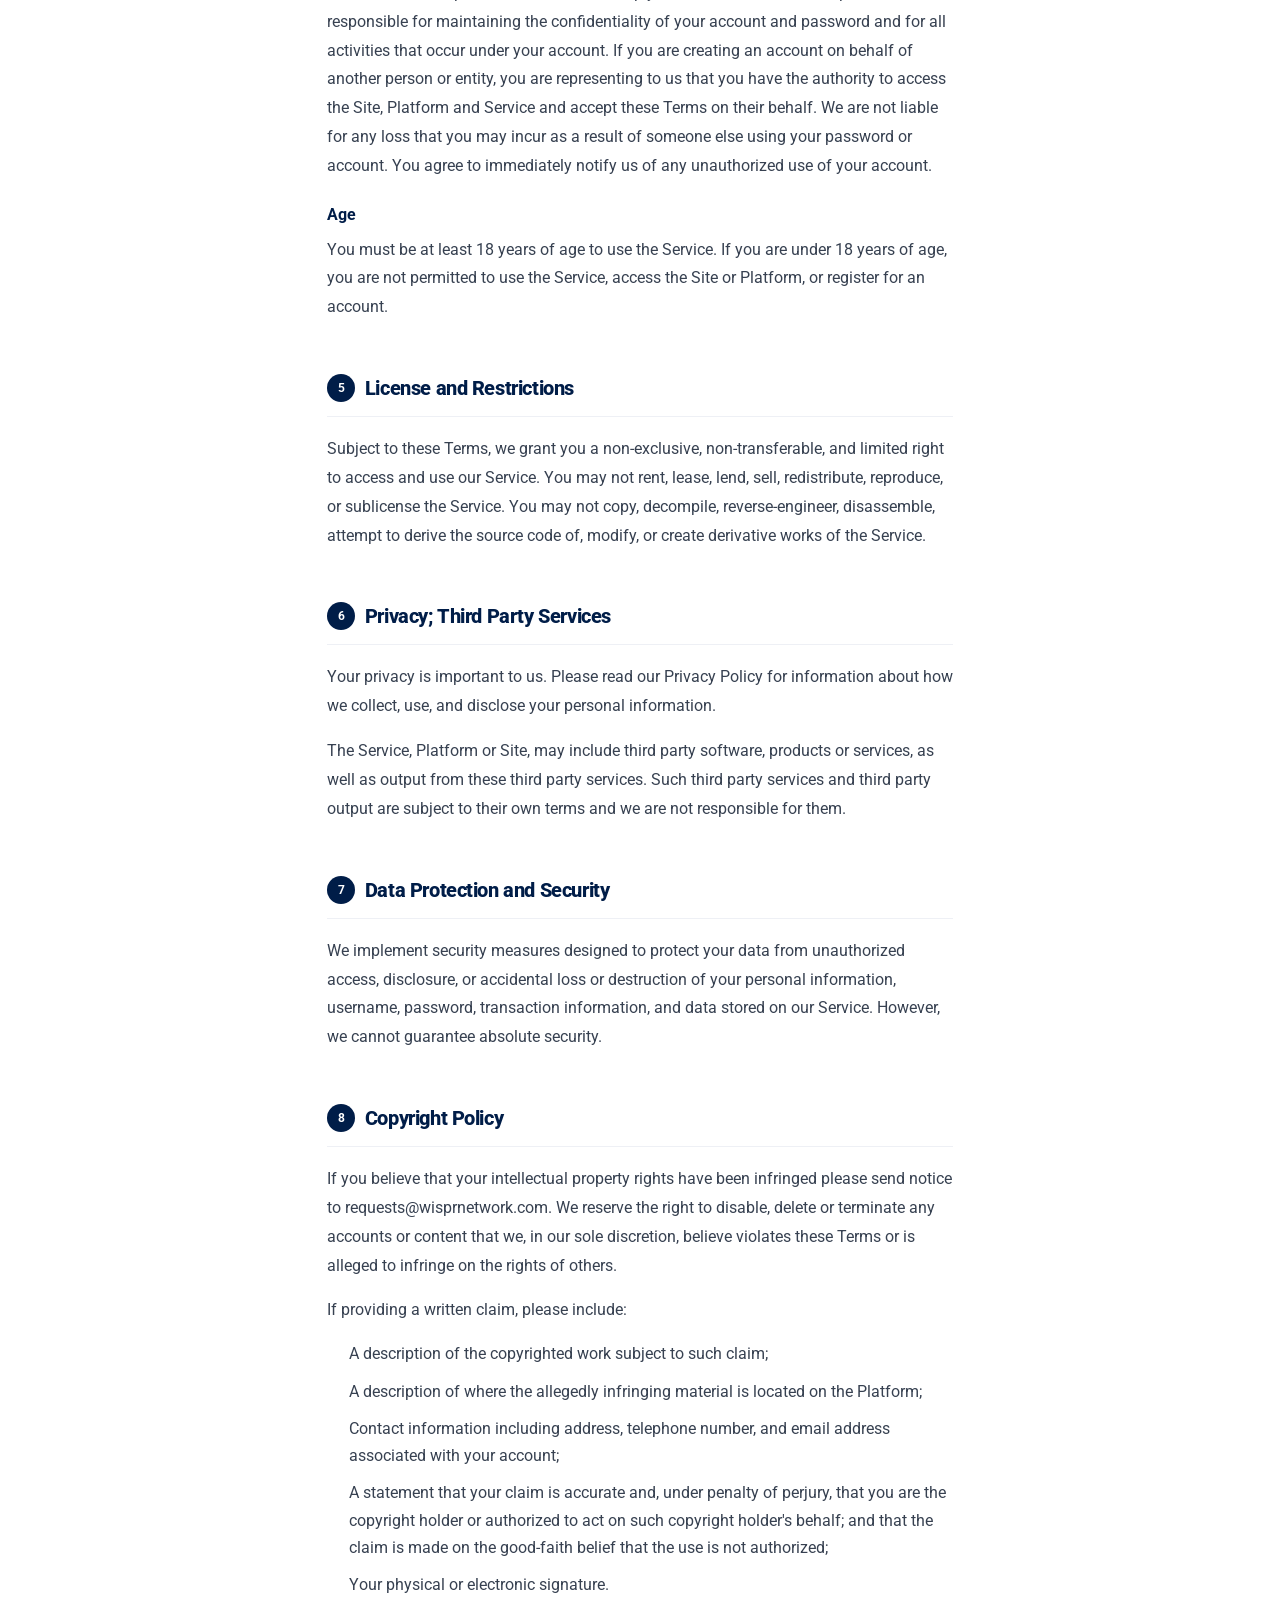
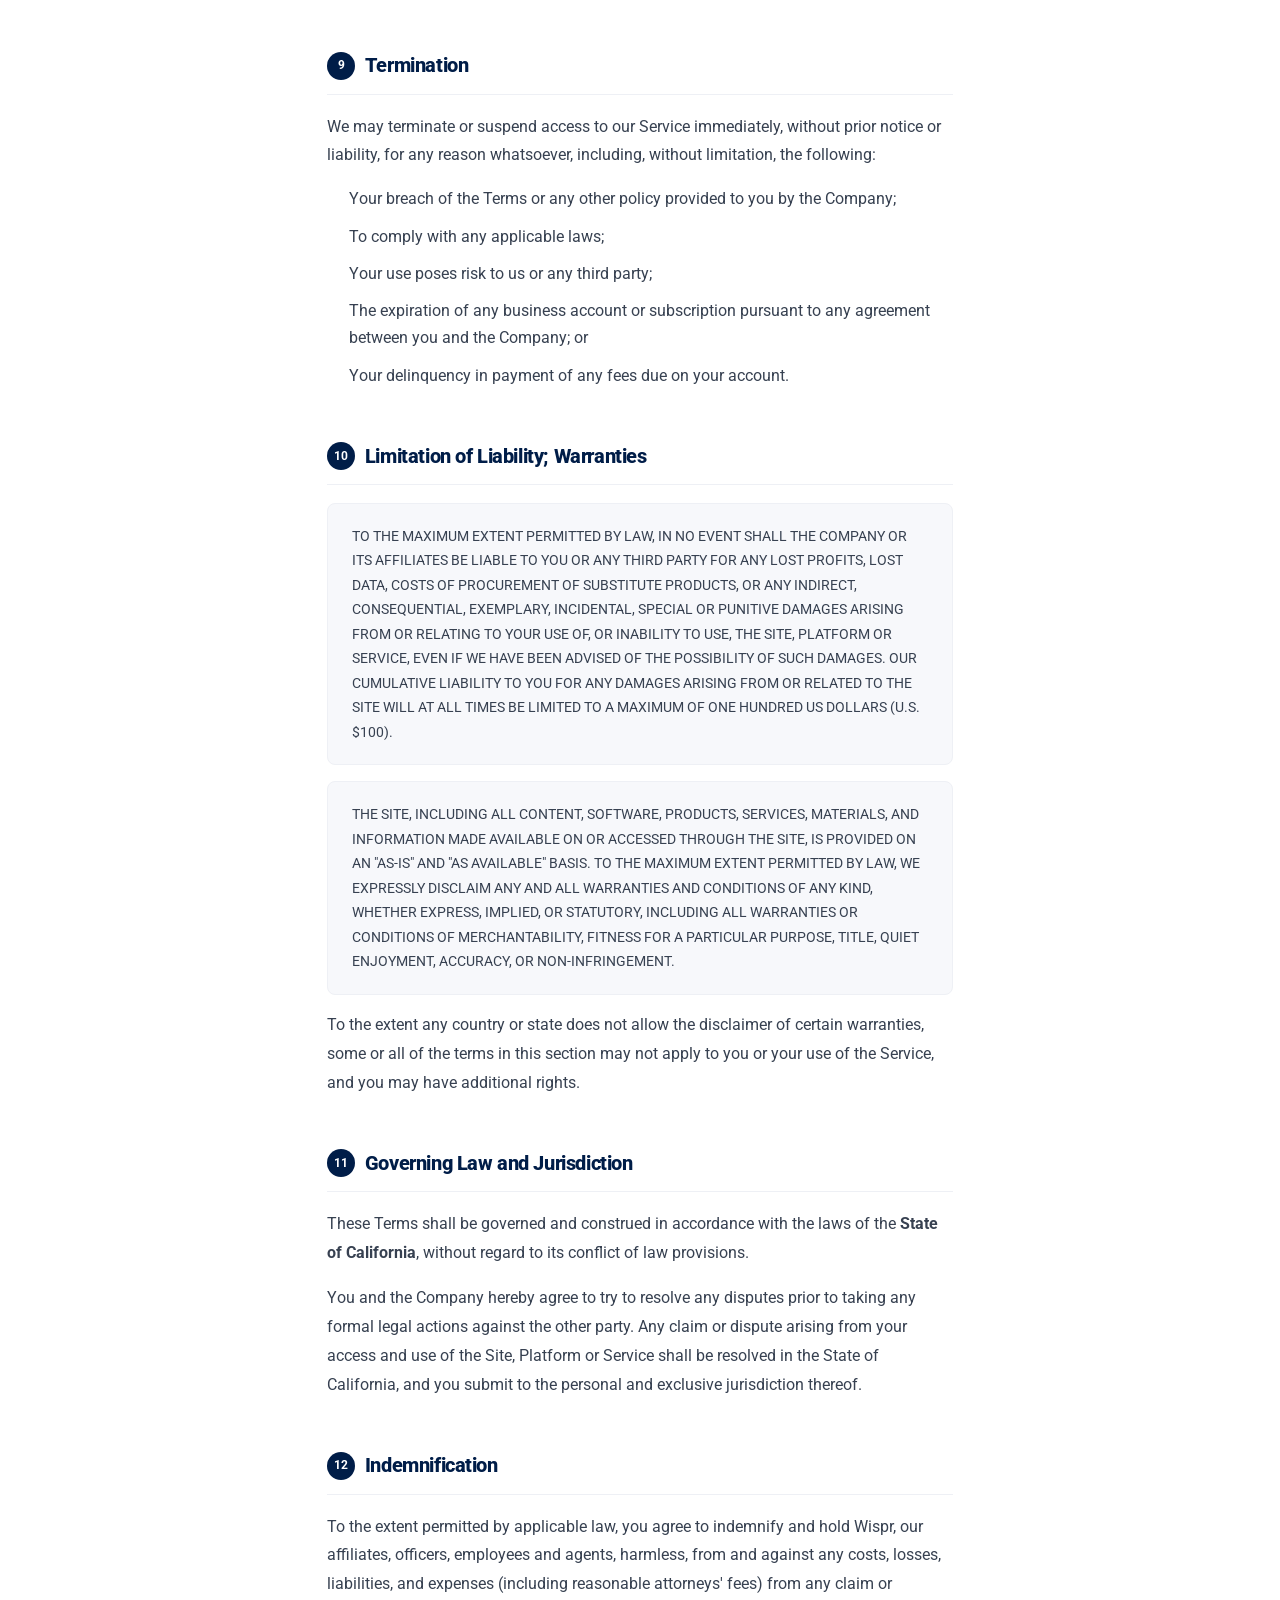
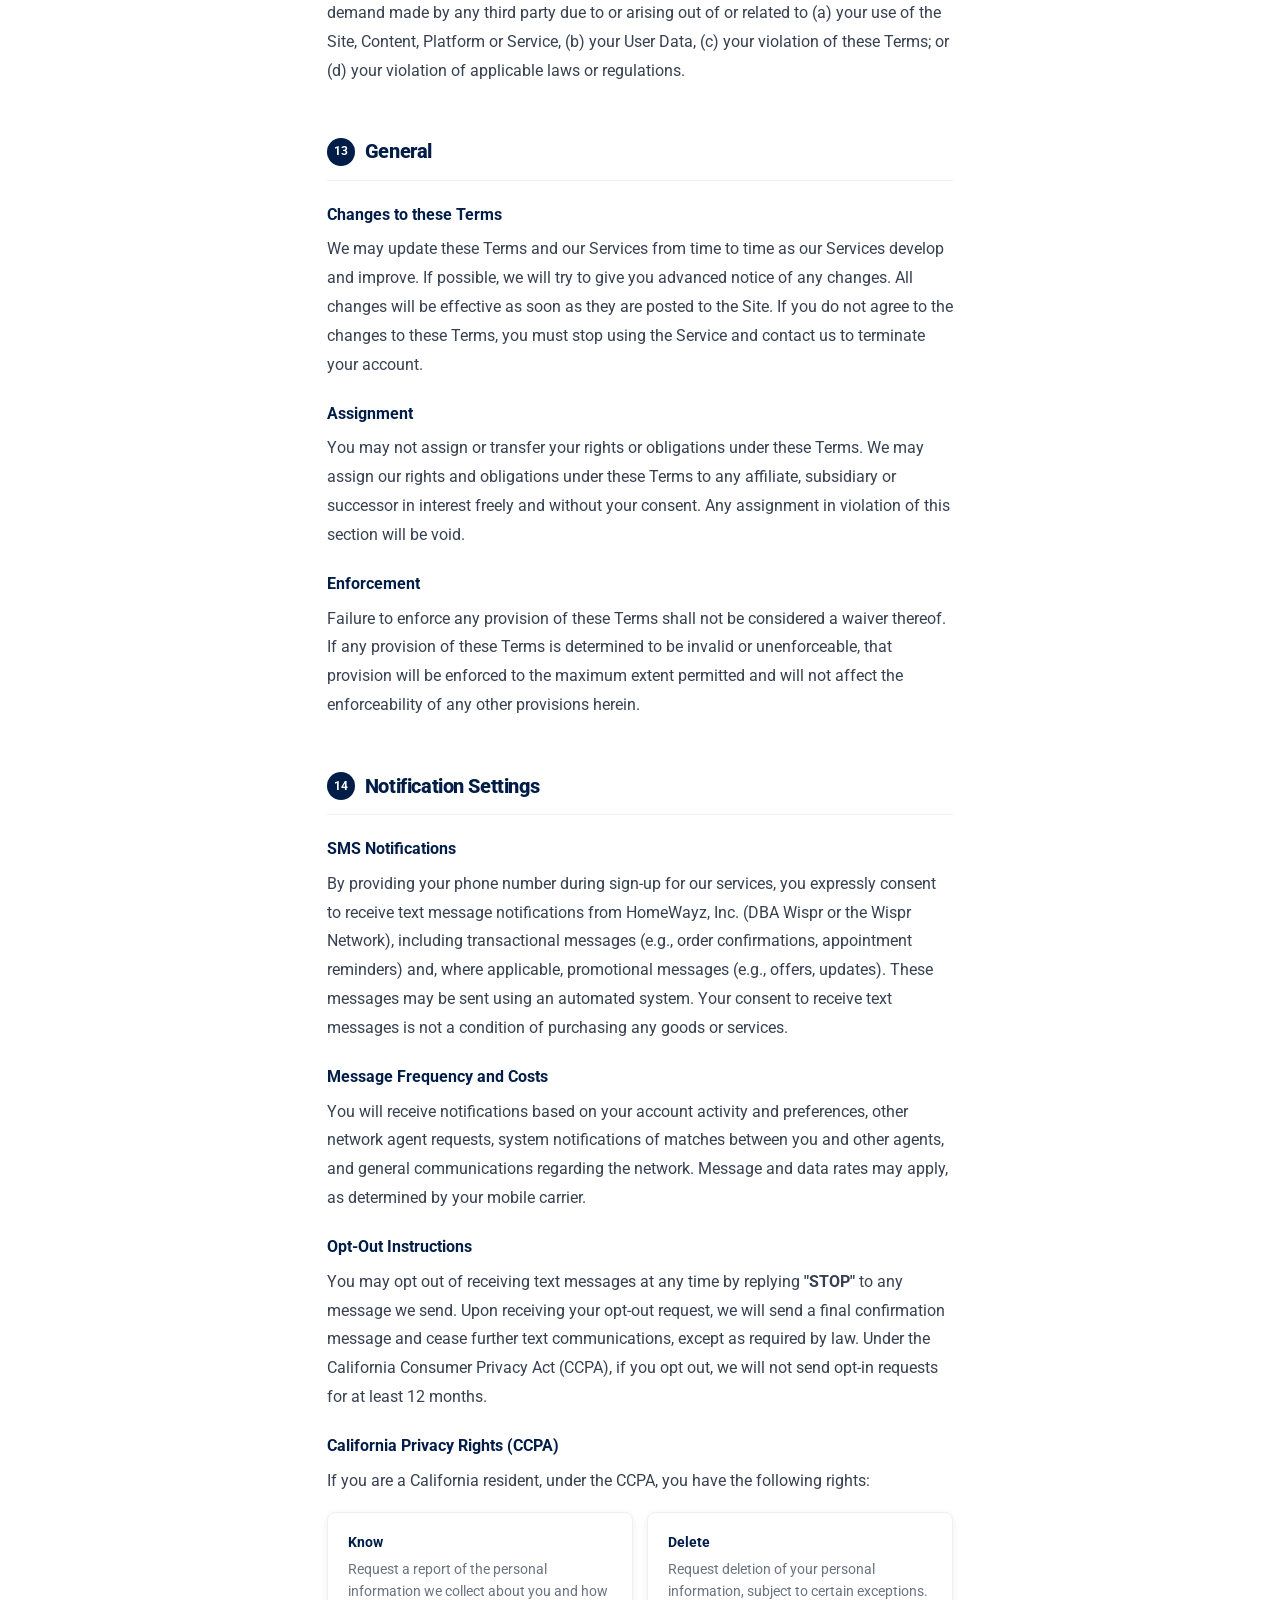
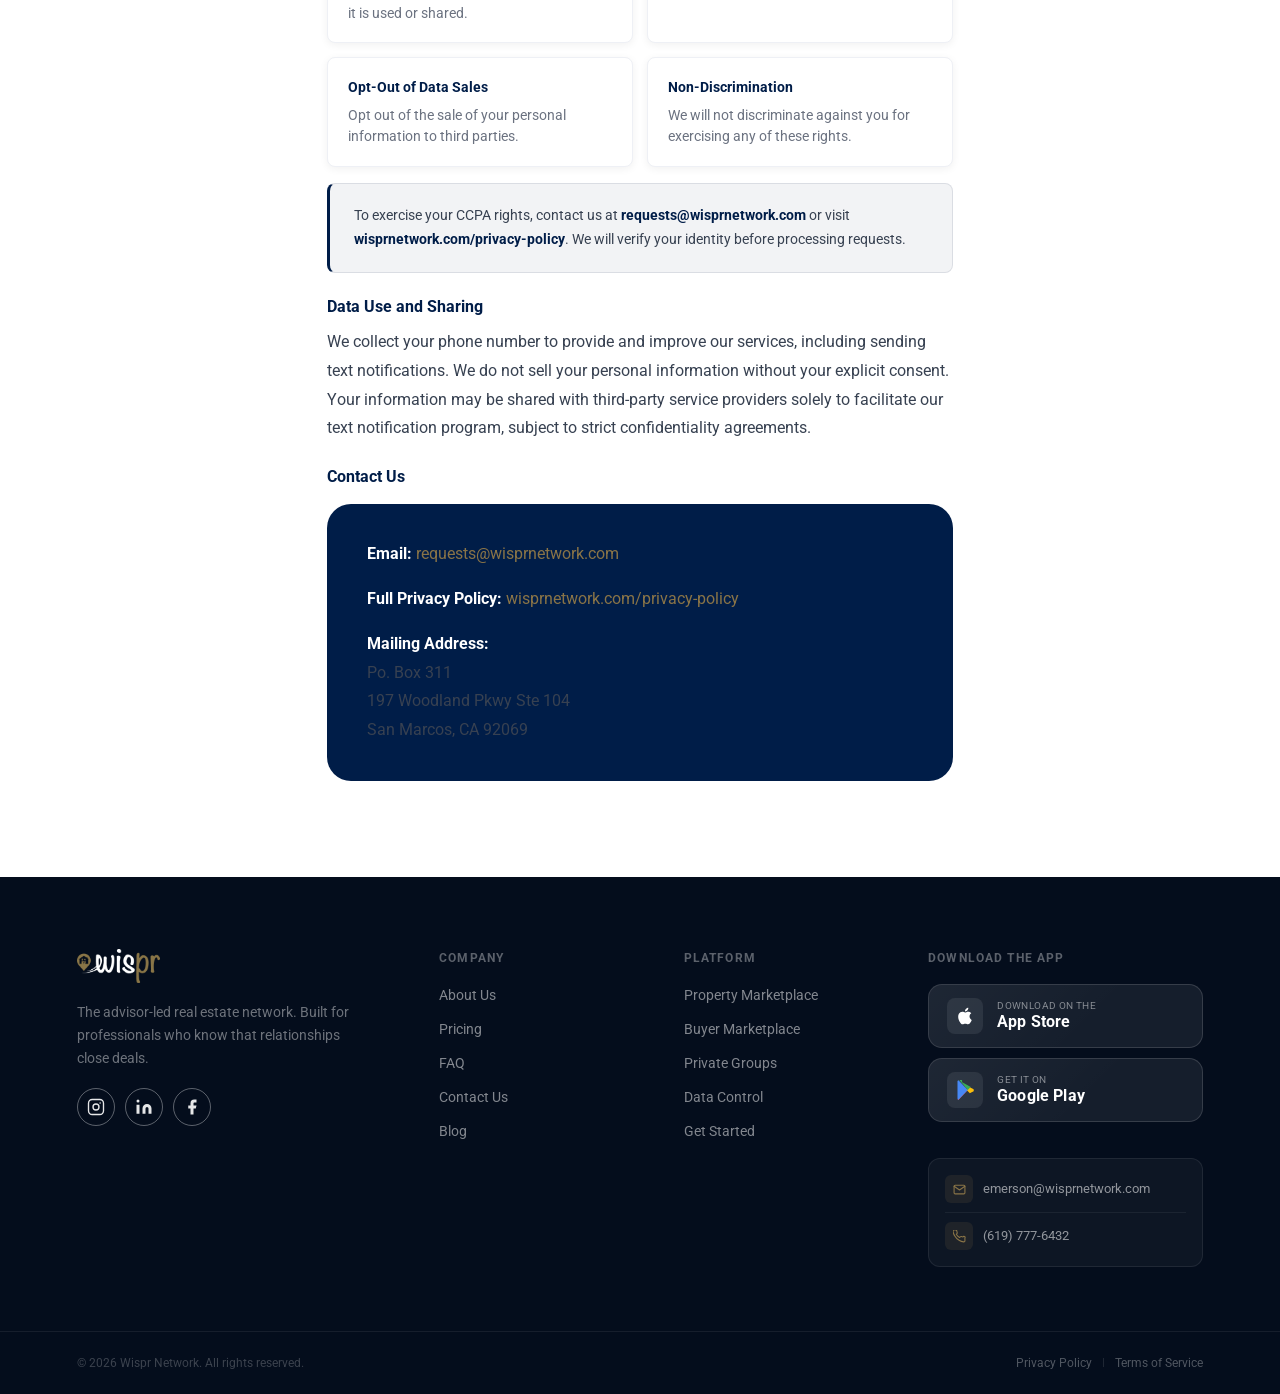
<file: terms.html>
﻿<!DOCTYPE html>
<html lang="en">
<head>
  <meta charset="UTF-8" />
  <meta name="viewport" content="width=device-width, initial-scale=1.0" />
  <title>Terms of Service | Wispr Network</title>
  <meta name="description" content="Wispr Network Terms of Service — the rules and guidelines governing your use of our platform." />
  <link rel="preconnect" href="https://fonts.googleapis.com" />
  <link rel="preconnect" href="https://fonts.gstatic.com" crossorigin />
  <link href="https://fonts.googleapis.com/css2?family=Roboto:wght@400;500;700;800;900&family=Public+Sans:ital,wght@0,400;0,500;0,600;0,700;0,800;1,400&family=Playfair+Display:wght@700;800;900&display=swap" rel="stylesheet" />
  <link rel="stylesheet" href="index.css" />
  <link rel="icon" type="image/png" href="images/Fav Icon.png" />
  <link rel="apple-touch-icon" href="images/Fav Icon.png" />
  <style>
    .legal-hero {
      background: linear-gradient(135deg, var(--navy-deep) 0%, var(--navy-mid) 100%);
      padding: clamp(100px, 14vw, 160px) var(--pad-x) clamp(60px, 8vw, 100px);
      text-align: center;
    }
    .legal-hero__label { color: var(--gold); font-size: .8rem; letter-spacing: .12em; text-transform: uppercase; font-weight: 600; margin-bottom: 14px; }
    .legal-hero h1 { color: var(--white); font-size: clamp(2rem, 4vw, 3rem); margin-bottom: 16px; }
    .legal-hero__meta { color: rgba(255,255,255,.5); font-size: .9rem; }

    .legal-body {
      max-width: 780px;
      margin: 0 auto;
      padding: 72px var(--pad-x) 96px;
    }

    .legal-toc {
      background: var(--off-white);
      border: 1px solid var(--gray-light);
      border-left: 3px solid var(--gold);
      border-radius: var(--radius-sm);
      padding: 28px 32px;
      margin-bottom: 56px;
    }
    .legal-toc h2 {
      font-size: 1rem;
      color: var(--navy);
      margin-bottom: 16px;
      font-family: var(--font-body);
      font-weight: 700;
      text-transform: uppercase;
      letter-spacing: .06em;
    }
    .legal-toc ol {
      padding-left: 20px;
      display: grid;
      grid-template-columns: 1fr 1fr;
      gap: 8px 32px;
    }
    .legal-toc li { font-size: .9rem; color: var(--gray-dark); }
    .legal-toc a { color: var(--navy); transition: color .15s; }
    .legal-toc a:hover { color: var(--gold); }

    .legal-section { margin-bottom: 52px; scroll-margin-top: 100px; }
    .legal-section:last-child { margin-bottom: 0; }

    .legal-section-number {
      display: inline-flex;
      align-items: center;
      justify-content: center;
      width: 28px; height: 28px;
      background: var(--navy);
      color: var(--white);
      border-radius: 50%;
      font-size: .75rem;
      font-weight: 700;
      font-family: var(--font-body);
      flex-shrink: 0;
      margin-right: 10px;
      vertical-align: middle;
    }

    .legal-section h2 {
      font-size: 1.28rem;
      color: var(--navy);
      margin-bottom: 18px;
      padding-bottom: 14px;
      border-bottom: 1px solid var(--gray-light);
      display: flex;
      align-items: center;
    }
    .legal-section h3 {
      font-size: 1rem;
      color: var(--navy);
      font-family: var(--font-body);
      font-weight: 700;
      margin: 24px 0 10px;
    }
    .legal-section p {
      font-size: .975rem;
      line-height: 1.85;
      color: var(--gray-dark);
      margin-bottom: 16px;
    }
    .legal-section p:last-child { margin-bottom: 0; }
    .legal-section ul, .legal-section ol {
      padding-left: 22px;
      display: flex;
      flex-direction: column;
      gap: 10px;
      margin-bottom: 16px;
    }
    .legal-section li {
      font-size: .975rem;
      line-height: 1.75;
      color: var(--gray-dark);
    }

    .legal-callout {
      background: rgba(0,29,72,.05);
      border: 1px solid rgba(0,29,72,.1);
      border-left: 3px solid var(--navy);
      border-radius: var(--radius-sm);
      padding: 20px 24px;
      font-size: .88rem;
      color: var(--gray-dark);
      line-height: 1.7;
      margin: 16px 0;
    }
    .legal-callout strong { color: var(--navy); }

    .legal-caps {
      font-size: .875rem;
      line-height: 1.75;
      color: var(--gray-dark);
      background: var(--off-white);
      border: 1px solid var(--gray-light);
      border-radius: var(--radius-sm);
      padding: 20px 24px;
      margin-bottom: 16px;
    }

    .legal-contact-card {
      background: var(--navy);
      border-radius: var(--radius-lg);
      padding: 36px 40px;
      color: rgba(255,255,255,.8);
      font-size: .95rem;
      line-height: 1.8;
      margin-top: 16px;
    }
    .legal-contact-card a { color: var(--gold); }
    .legal-contact-card strong { color: var(--white); }

    .legal-rights-grid {
      display: grid;
      grid-template-columns: 1fr 1fr;
      gap: 14px;
      margin: 16px 0;
    }
    .legal-right-card {
      background: var(--white);
      border: 1px solid var(--gray-light);
      border-radius: var(--radius-sm);
      padding: 18px 20px;
      box-shadow: var(--shadow-sm);
    }
    .legal-right-card h4 {
      font-family: var(--font-body);
      font-size: .85rem;
      font-weight: 700;
      color: var(--navy);
      margin-bottom: 6px;
    }
    .legal-right-card p {
      font-size: .85rem;
      color: var(--gray);
      line-height: 1.6;
      margin: 0;
    }

    @media (max-width: 600px) {
      .legal-toc ol { grid-template-columns: 1fr; }
      .legal-rights-grid { grid-template-columns: 1fr; }
      .legal-contact-card { padding: 24px 20px; }
    }
  </style>
</head>

<body>

  <!-- ── HEADER ────────────────────────────────────────── -->
  <header class="header">
    <nav class="nav">
      <a href="index.html" class="nav__logo">
        <img src="images/wispr_navy.png" alt="Wispr" class="nav__logo-img" id="nav-logo" />
      </a>

      <button class="nav__toggle" aria-label="Open menu" aria-expanded="false">
        <span></span><span></span><span></span>
      </button>

      <ul class="nav__links">
        <li><a href="about.html">About Us</a></li>
        <li><a href="index.html#pricing">Pricing</a></li>
        <li><a href="index.html#faq">FAQ</a></li>
        <li><a href="index.html#contact-form">Contact Us</a></li>
        <li><a href="blog.html">Blogs</a></li>
      </ul>

      <div class="nav__auth">
        <a href="https://wisprnetwork.com/sign-in/" class="nav__login">Login</a>
        <a href="https://wisprnetwork.com/sign-up/" class="btn btn--signup">
          Sign Up
          <svg width="18" height="18" viewBox="0 0 18 18" fill="none" aria-hidden="true">
            <circle cx="9" cy="9" r="8" stroke="currentColor" stroke-width="1.5"/>
            <path d="M6.5 9h5M9 6.5l2.5 2.5L9 11.5" stroke="currentColor" stroke-width="1.5" stroke-linecap="round" stroke-linejoin="round"/>
          </svg>
        </a>
      </div>
    </nav>
  </header>

  <main>

    <section class="legal-hero">
      <p class="legal-hero__label">Legal</p>
      <h1>Terms of Service</h1>
      <p class="legal-hero__meta">HomeWayz, Inc. (Wispr or Wispr Network) &nbsp;·&nbsp; Last updated 2024</p>
    </section>

    <article class="legal-body">

      <!-- Table of Contents -->
      <nav class="legal-toc" aria-label="Table of contents">
        <h2>Contents</h2>
        <ol>
          <li><a href="#intro">Introduction</a></li>
          <li><a href="#acceptance">Acceptance &amp; Access</a></li>
          <li><a href="#content">Content</a></li>
          <li><a href="#accounts">Accounts and Access</a></li>
          <li><a href="#license">License and Restrictions</a></li>
          <li><a href="#privacy-link">Privacy &amp; Third Party Services</a></li>
          <li><a href="#data-security">Data Protection and Security</a></li>
          <li><a href="#copyright">Copyright Policy</a></li>
          <li><a href="#termination">Termination</a></li>
          <li><a href="#liability">Limitation of Liability</a></li>
          <li><a href="#governing-law">Governing Law</a></li>
          <li><a href="#indemnification">Indemnification</a></li>
          <li><a href="#general">General</a></li>
          <li><a href="#notifications">Notification Settings</a></li>
        </ol>
      </nav>

      <!-- 1 -->
      <div class="legal-section" id="intro">
        <h2><span class="legal-section-number">1</span>Introduction</h2>
        <p>
          Welcome to Wispr ("Company", "we", "our", "us"). These Terms of Service (the "Terms" or "Terms of Service") govern your use of our platform (the "Service" or "Platform") that offers a private listing service for real estate agents and their clients who want access to off-market homes (the "Site").
        </p>
        <p>These Terms of Service apply to your use of the Site and Services.</p>
      </div>

      <!-- 2 -->
      <div class="legal-section" id="acceptance">
        <h2><span class="legal-section-number">2</span>Acceptance of these Terms; Access to the Site and Service</h2>
        <p>
          By accessing and using our Service through the Site, you agree to be bound by these Terms. In addition to these Terms, you must also comply with any other policies or guidelines related to the Service and Platform we make available for you. If you disagree with any part of the Terms or such policies, then you may not access the Service.
        </p>
        <p>Your rights to use and access the Site and Service are subject to the following restrictions:</p>
        <ul>
          <li>You may not use the Service or Platform for any illegal, harmful or abusive activity;</li>
          <li>You shall not license, sell, rent, lease, transfer, assign, distribute, host, or otherwise commercially exploit the Site, whether in whole or in part, or any content displayed on the Site except as provided in these Terms;</li>
          <li>You shall not modify, make derivative works of, disassemble, reverse compile or reverse engineer any part of the Site except as provided in these Terms or any other agreement between you and the Company;</li>
          <li>You shall not access the Site in order to build a similar or competitive website, product, or service;</li>
          <li>You shall not use the Service or Platform in a way that infringes, misappropriates or violates the rights of any third party;</li>
          <li>Except as expressly stated in these Terms, no part of the Site may be copied, reproduced, distributed, republished, downloaded, displayed, posted or transmitted in any form or by any means;</li>
          <li>You shall not interfere or disrupt the Service or Platform.</li>
        </ul>
        <p>
          Unless otherwise indicated, any future release, update, or other addition to functionality of the Site shall be subject to these Terms. All copyright and other proprietary notices on the Site must be retained on all copies thereof.
        </p>
      </div>

      <!-- 3 -->
      <div class="legal-section" id="content">
        <h2><span class="legal-section-number">3</span>Content</h2>

        <h3>User Content</h3>
        <p>
          Users (including you) may provide real estate information to the Service, including information, data and any other content you may upload, post, input, submit or use with the Site ("User Data"). The Site also contains information obtained from the Multiple Listing Network, governmental resources and other third parties ("Third Party Data"), and output from the Service based on such User Data and Third Party Data (the "Output Data," and together with the User Data and the Third Party Data, the "Content").
        </p>
        <p>
          You are solely responsible for all User Data, and assume all risks associated with use of such User Data. You hereby represent and warrant to us that you have all rights, licenses and/or permissions to use and input the User Data into the Platform. Subject to any applicable laws, you retain your ownership in and to the User Data. You grant us a worldwide, royalty-free, and non-exclusive license to copy, distribute, and display User Data only for the purpose of providing the Service.
        </p>

        <h3>Content Accuracy</h3>
        <p>
          Most of the Content is not prepared by the Company, and the Company makes no representations regarding its accuracy. The use of the Service and Platform may involve Content that does not accurately represent places or facts, and should be checked for accuracy. Prior to relying on Content, you should review and evaluate the Content for accuracy, incorrectness, completeness and offensiveness. Content may reference third parties, but such reference should not be interpreted to mean that such third party endorses or is affiliated with the Company.
        </p>

        <h3>Our Ownership Rights</h3>
        <p>
          We and our affiliates own all rights, title and interest in and to the Service and the Platform, including all intellectual property rights, copyrights, patent, trademarks and trade secrets. Neither these Terms nor your access to the Site, Platform or Services transfers to you or any third party any rights, title or interest in or to such intellectual property rights, except as expressly granted in these Terms. We do not own the User Data and we do not own the Third Party Data.
        </p>
      </div>

      <!-- 4 -->
      <div class="legal-section" id="accounts">
        <h2><span class="legal-section-number">4</span>Accounts and Access</h2>

        <h3>Registration</h3>
        <p>
          To use our Service, you may need to create an account, which requires you to provide accurate and complete information and keep your account information updated. You are responsible for maintaining the confidentiality of your account and password and for all activities that occur under your account. If you are creating an account on behalf of another person or entity, you are representing to us that you have the authority to access the Site, Platform and Service and accept these Terms on their behalf. We are not liable for any loss that you may incur as a result of someone else using your password or account. You agree to immediately notify us of any unauthorized use of your account.
        </p>

        <h3>Age</h3>
        <p>
          You must be at least 18 years of age to use the Service. If you are under 18 years of age, you are not permitted to use the Service, access the Site or Platform, or register for an account.
        </p>
      </div>

      <!-- 5 -->
      <div class="legal-section" id="license">
        <h2><span class="legal-section-number">5</span>License and Restrictions</h2>
        <p>
          Subject to these Terms, we grant you a non-exclusive, non-transferable, and limited right to access and use our Service. You may not rent, lease, lend, sell, redistribute, reproduce, or sublicense the Service. You may not copy, decompile, reverse-engineer, disassemble, attempt to derive the source code of, modify, or create derivative works of the Service.
        </p>
      </div>

      <!-- 6 -->
      <div class="legal-section" id="privacy-link">
        <h2><span class="legal-section-number">6</span>Privacy; Third Party Services</h2>
        <p>
          Your privacy is important to us. Please read our <a href="privacy.html">Privacy Policy</a> for information about how we collect, use, and disclose your personal information.
        </p>
        <p>
          The Service, Platform or Site, may include third party software, products or services, as well as output from these third party services. Such third party services and third party output are subject to their own terms and we are not responsible for them.
        </p>
      </div>

      <!-- 7 -->
      <div class="legal-section" id="data-security">
        <h2><span class="legal-section-number">7</span>Data Protection and Security</h2>
        <p>
          We implement security measures designed to protect your data from unauthorized access, disclosure, or accidental loss or destruction of your personal information, username, password, transaction information, and data stored on our Service. However, we cannot guarantee absolute security.
        </p>
      </div>

      <!-- 8 -->
      <div class="legal-section" id="copyright">
        <h2><span class="legal-section-number">8</span>Copyright Policy</h2>
        <p>
          If you believe that your intellectual property rights have been infringed please send notice to <a href="mailto:requests@wisprnetwork.com">requests@wisprnetwork.com</a>. We reserve the right to disable, delete or terminate any accounts or content that we, in our sole discretion, believe violates these Terms or is alleged to infringe on the rights of others.
        </p>
        <p>If providing a written claim, please include:</p>
        <ul>
          <li>A description of the copyrighted work subject to such claim;</li>
          <li>A description of where the allegedly infringing material is located on the Platform;</li>
          <li>Contact information including address, telephone number, and email address associated with your account;</li>
          <li>A statement that your claim is accurate and, under penalty of perjury, that you are the copyright holder or authorized to act on such copyright holder's behalf; and that the claim is made on the good-faith belief that the use is not authorized;</li>
          <li>Your physical or electronic signature.</li>
        </ul>
      </div>

      <!-- 9 -->
      <div class="legal-section" id="termination">
        <h2><span class="legal-section-number">9</span>Termination</h2>
        <p>We may terminate or suspend access to our Service immediately, without prior notice or liability, for any reason whatsoever, including, without limitation, the following:</p>
        <ul>
          <li>Your breach of the Terms or any other policy provided to you by the Company;</li>
          <li>To comply with any applicable laws;</li>
          <li>Your use poses risk to us or any third party;</li>
          <li>The expiration of any business account or subscription pursuant to any agreement between you and the Company; or</li>
          <li>Your delinquency in payment of any fees due on your account.</li>
        </ul>
      </div>

      <!-- 10 -->
      <div class="legal-section" id="liability">
        <h2><span class="legal-section-number">10</span>Limitation of Liability; Warranties</h2>
        <div class="legal-caps">
          TO THE MAXIMUM EXTENT PERMITTED BY LAW, IN NO EVENT SHALL THE COMPANY OR ITS AFFILIATES BE LIABLE TO YOU OR ANY THIRD PARTY FOR ANY LOST PROFITS, LOST DATA, COSTS OF PROCUREMENT OF SUBSTITUTE PRODUCTS, OR ANY INDIRECT, CONSEQUENTIAL, EXEMPLARY, INCIDENTAL, SPECIAL OR PUNITIVE DAMAGES ARISING FROM OR RELATING TO YOUR USE OF, OR INABILITY TO USE, THE SITE, PLATFORM OR SERVICE, EVEN IF WE HAVE BEEN ADVISED OF THE POSSIBILITY OF SUCH DAMAGES. OUR CUMULATIVE LIABILITY TO YOU FOR ANY DAMAGES ARISING FROM OR RELATED TO THE SITE WILL AT ALL TIMES BE LIMITED TO A MAXIMUM OF ONE HUNDRED US DOLLARS (U.S. $100).
        </div>
        <div class="legal-caps">
          THE SITE, INCLUDING ALL CONTENT, SOFTWARE, PRODUCTS, SERVICES, MATERIALS, AND INFORMATION MADE AVAILABLE ON OR ACCESSED THROUGH THE SITE, IS PROVIDED ON AN "AS-IS" AND "AS AVAILABLE" BASIS. TO THE MAXIMUM EXTENT PERMITTED BY LAW, WE EXPRESSLY DISCLAIM ANY AND ALL WARRANTIES AND CONDITIONS OF ANY KIND, WHETHER EXPRESS, IMPLIED, OR STATUTORY, INCLUDING ALL WARRANTIES OR CONDITIONS OF MERCHANTABILITY, FITNESS FOR A PARTICULAR PURPOSE, TITLE, QUIET ENJOYMENT, ACCURACY, OR NON-INFRINGEMENT.
        </div>
        <p>
          To the extent any country or state does not allow the disclaimer of certain warranties, some or all of the terms in this section may not apply to you or your use of the Service, and you may have additional rights.
        </p>
      </div>

      <!-- 11 -->
      <div class="legal-section" id="governing-law">
        <h2><span class="legal-section-number">11</span>Governing Law and Jurisdiction</h2>
        <p>
          These Terms shall be governed and construed in accordance with the laws of the <strong>State of California</strong>, without regard to its conflict of law provisions.
        </p>
        <p>
          You and the Company hereby agree to try to resolve any disputes prior to taking any formal legal actions against the other party. Any claim or dispute arising from your access and use of the Site, Platform or Service shall be resolved in the State of California, and you submit to the personal and exclusive jurisdiction thereof.
        </p>
      </div>

      <!-- 12 -->
      <div class="legal-section" id="indemnification">
        <h2><span class="legal-section-number">12</span>Indemnification</h2>
        <p>
          To the extent permitted by applicable law, you agree to indemnify and hold Wispr, our affiliates, officers, employees and agents, harmless, from and against any costs, losses, liabilities, and expenses (including reasonable attorneys' fees) from any claim or demand made by any third party due to or arising out of or related to (a) your use of the Site, Content, Platform or Service, (b) your User Data, (c) your violation of these Terms; or (d) your violation of applicable laws or regulations.
        </p>
      </div>

      <!-- 13 -->
      <div class="legal-section" id="general">
        <h2><span class="legal-section-number">13</span>General</h2>

        <h3>Changes to these Terms</h3>
        <p>
          We may update these Terms and our Services from time to time as our Services develop and improve. If possible, we will try to give you advanced notice of any changes. All changes will be effective as soon as they are posted to the Site. If you do not agree to the changes to these Terms, you must stop using the Service and contact us to terminate your account.
        </p>

        <h3>Assignment</h3>
        <p>
          You may not assign or transfer your rights or obligations under these Terms. We may assign our rights and obligations under these Terms to any affiliate, subsidiary or successor in interest freely and without your consent. Any assignment in violation of this section will be void.
        </p>

        <h3>Enforcement</h3>
        <p>
          Failure to enforce any provision of these Terms shall not be considered a waiver thereof. If any provision of these Terms is determined to be invalid or unenforceable, that provision will be enforced to the maximum extent permitted and will not affect the enforceability of any other provisions herein.
        </p>
      </div>

      <!-- 14 -->
      <div class="legal-section" id="notifications">
        <h2><span class="legal-section-number">14</span>Notification Settings</h2>

        <h3>SMS Notifications</h3>
        <p>
          By providing your phone number during sign-up for our services, you expressly consent to receive text message notifications from HomeWayz, Inc. (DBA Wispr or the Wispr Network), including transactional messages (e.g., order confirmations, appointment reminders) and, where applicable, promotional messages (e.g., offers, updates). These messages may be sent using an automated system. Your consent to receive text messages is not a condition of purchasing any goods or services.
        </p>

        <h3>Message Frequency and Costs</h3>
        <p>
          You will receive notifications based on your account activity and preferences, other network agent requests, system notifications of matches between you and other agents, and general communications regarding the network. Message and data rates may apply, as determined by your mobile carrier.
        </p>

        <h3>Opt-Out Instructions</h3>
        <p>
          You may opt out of receiving text messages at any time by replying <strong>"STOP"</strong> to any message we send. Upon receiving your opt-out request, we will send a final confirmation message and cease further text communications, except as required by law. Under the California Consumer Privacy Act (CCPA), if you opt out, we will not send opt-in requests for at least 12 months.
        </p>

        <h3>California Privacy Rights (CCPA)</h3>
        <p>If you are a California resident, under the CCPA, you have the following rights:</p>

        <div class="legal-rights-grid">
          <div class="legal-right-card">
            <h4>Know</h4>
            <p>Request a report of the personal information we collect about you and how it is used or shared.</p>
          </div>
          <div class="legal-right-card">
            <h4>Delete</h4>
            <p>Request deletion of your personal information, subject to certain exceptions.</p>
          </div>
          <div class="legal-right-card">
            <h4>Opt-Out of Data Sales</h4>
            <p>Opt out of the sale of your personal information to third parties.</p>
          </div>
          <div class="legal-right-card">
            <h4>Non-Discrimination</h4>
            <p>We will not discriminate against you for exercising any of these rights.</p>
          </div>
        </div>

        <div class="legal-callout">
          To exercise your CCPA rights, contact us at <a href="mailto:requests@wisprnetwork.com"><strong>requests@wisprnetwork.com</strong></a> or visit <a href="privacy.html"><strong>wisprnetwork.com/privacy-policy</strong></a>. We will verify your identity before processing requests.
        </div>

        <h3>Data Use and Sharing</h3>
        <p>
          We collect your phone number to provide and improve our services, including sending text notifications. We do not sell your personal information without your explicit consent. Your information may be shared with third-party service providers solely to facilitate our text notification program, subject to strict confidentiality agreements.
        </p>

        <h3>Contact Us</h3>
        <div class="legal-contact-card">
          <p><strong>Email:</strong> <a href="mailto:requests@wisprnetwork.com">requests@wisprnetwork.com</a></p>
          <p><strong>Full Privacy Policy:</strong> <a href="privacy.html">wisprnetwork.com/privacy-policy</a></p>
          <p>
            <strong>Mailing Address:</strong><br />
            Po. Box 311<br />
            197 Woodland Pkwy Ste 104<br />
            San Marcos, CA 92069
          </p>
        </div>
      </div>

    </article>
  </main>

  <!-- ── FOOTER ────────────────────────────────────────── -->
  <footer class="footer">
    <div class="footer__inner">

      <div class="footer__brand">
        <a href="index.html" class="footer__logo-link">
          <img src="images/wispr_logo_white.png" alt="Wispr" class="footer__logo-img" />
        </a>
        <p class="footer__tagline">The advisor-led real estate network. Built for professionals who know that relationships close deals.</p>
        <div class="footer__social">
          <a href="https://www.instagram.com/wisprnetwork/" target="_blank" rel="noopener" aria-label="Instagram">
            <svg width="18" height="18" viewBox="0 0 24 24" fill="none" stroke="currentColor" stroke-width="1.8" stroke-linecap="round" stroke-linejoin="round"><rect x="2" y="2" width="20" height="20" rx="5"/><circle cx="12" cy="12" r="4"/><circle cx="17.5" cy="6.5" r="1" fill="currentColor" stroke="none"/></svg>
          </a>
          <a href="https://www.linkedin.com/company/100926797/" target="_blank" rel="noopener" aria-label="LinkedIn">
            <svg width="18" height="18" viewBox="0 0 24 24" fill="currentColor"><path d="M16 8a6 6 0 016 6v7h-4v-7a2 2 0 00-2-2 2 2 0 00-2 2v7h-4v-7a6 6 0 016-6zM2 9h4v12H2z"/><circle cx="4" cy="4" r="2"/></svg>
          </a>
          <a href="#facebook" aria-label="Facebook">
            <svg width="18" height="18" viewBox="0 0 24 24" fill="currentColor"><path d="M18 2h-3a5 5 0 00-5 5v3H7v4h3v8h4v-8h3l1-4h-4V7a1 1 0 011-1h3z"/></svg>
          </a>
        </div>
      </div>

      <div class="footer__col">
        <h4 class="footer__col-title">Company</h4>
        <nav class="footer__nav">
          <a href="about.html">About Us</a>
          <a href="index.html#pricing">Pricing</a>
          <a href="index.html#faq">FAQ</a>
          <a href="index.html#contact-form">Contact Us</a>
          <a href="blog.html">Blog</a>
        </nav>
      </div>

      <div class="footer__col">
        <h4 class="footer__col-title">Platform</h4>
        <nav class="footer__nav">
          <a href="index.html#platform">Property Marketplace</a>
          <a href="index.html#platform">Buyer Marketplace</a>
          <a href="index.html#groups">Private Groups</a>
          <a href="index.html#control">Data Control</a>
          <a href="index.html#contact-form">Get Started</a>
        </nav>
      </div>

      <div class="footer__col">
        <h4 class="footer__col-title">Download the App</h4>
        <div class="footer__apps">
          <a href="https://apps.apple.com/vn/app/wispr-network/id6479228847" target="_blank" rel="noopener" class="footer__app-btn">
            <div class="footer__app-btn__icon">
              <svg width="20" height="20" viewBox="0 0 24 24" fill="white" aria-hidden="true"><path d="M18.71 19.5c-.83 1.24-1.71 2.45-3.05 2.47-1.34.03-1.77-.79-3.29-.79-1.53 0-2 .77-3.27.82-1.31.05-2.3-1.32-3.14-2.53C4.25 17 2.94 12.45 4.7 9.39c.87-1.52 2.43-2.48 4.12-2.51 1.28-.02 2.5.87 3.29.87.78 0 2.26-1.07 3.8-.91.65.03 2.47.26 3.64 1.98-.08.06-2.17 1.28-2.15 3.81.03 3.02 2.65 4.03 2.68 4.04-.03.07-.42 1.44-1.38 2.83M13 3.5c.73-.83 1.94-1.46 2.94-1.5.13 1.17-.34 2.35-1.04 3.19-.69.85-1.83 1.51-2.95 1.42-.15-1.15.41-2.35 1.05-3.11z"/></svg>
            </div>
            <div class="footer__app-btn__text">
              <small>Download on the</small>
              <strong>App Store</strong>
            </div>
          </a>
          <a href="https://play.google.com/store/apps/details?id=com.homewayz" target="_blank" rel="noopener" class="footer__app-btn">
            <div class="footer__app-btn__icon">
              <svg width="20" height="20" viewBox="0 0 24 24" aria-hidden="true">
                <path d="M3.18 23.76c.3.17.64.24.98.22L15.34 12 11.66 8.32z" fill="#EA4335"/>
                <path d="M20.54 10.27L17.9 8.76 13.9 12l4 4 2.63-1.5a1.8 1.8 0 000-4.23z" fill="#FBBC05"/>
                <path d="M4.16.24A1.8 1.8 0 003 1.9v20.2a1.8 1.8 0 001.16 1.66L15.34 12z" fill="#4285F4"/>
                <path d="M15.34 12l3.56-3.56-10.72-6.17A1.82 1.82 0 005.16.04L15.34 12z" fill="#34A853"/>
              </svg>
            </div>
            <div class="footer__app-btn__text">
              <small>Get it on</small>
              <strong>Google Play</strong>
            </div>
          </a>
        </div>
        <div class="footer__contact">
          <div class="footer__contact-item">
            <div class="footer__contact-icon">
              <svg width="13" height="13" viewBox="0 0 24 24" fill="none" stroke="currentColor" stroke-width="2" stroke-linecap="round" stroke-linejoin="round"><path d="M4 4h16c1.1 0 2 .9 2 2v12c0 1.1-.9 2-2 2H4c-1.1 0-2-.9-2-2V6c0-1.1.9-2 2-2z"/><polyline points="22,6 12,13 2,6"/></svg>
            </div>
            <a href="mailto:emerson@wisprnetwork.com">emerson@wisprnetwork.com</a>
          </div>
          <div class="footer__contact-item">
            <div class="footer__contact-icon">
              <svg width="13" height="13" viewBox="0 0 24 24" fill="none" stroke="currentColor" stroke-width="2" stroke-linecap="round" stroke-linejoin="round"><path d="M22 16.92v3a2 2 0 01-2.18 2 19.79 19.79 0 01-8.63-3.07A19.5 19.5 0 013.07 10.8 19.79 19.79 0 01.0 2.18 2 2 0 012 0h3a2 2 0 012 1.72c.127.96.361 1.903.7 2.81a2 2 0 01-.45 2.11L6.09 7.91a16 16 0 006 6l1.27-1.27a2 2 0 012.11-.45c.907.339 1.85.573 2.81.7A2 2 0 0122 14.92z"/></svg>
            </div>
            <a href="tel:+16197776432">(619) 777-6432</a>
          </div>
        </div>
      </div>

    </div>

    <div class="footer__bottom">
      <div class="footer__bottom-inner">
        <p class="footer__copy">&copy; 2026 Wispr Network. All rights reserved.</p>
        <div class="footer__legal">
          <a href="privacy.html">Privacy Policy</a>
          <span aria-hidden="true">|</span>
          <a href="terms.html">Terms of Service</a>
        </div>
      </div>
    </div>
  </footer>

  <script src="script.js" defer></script>
</body>
</html>
</file>
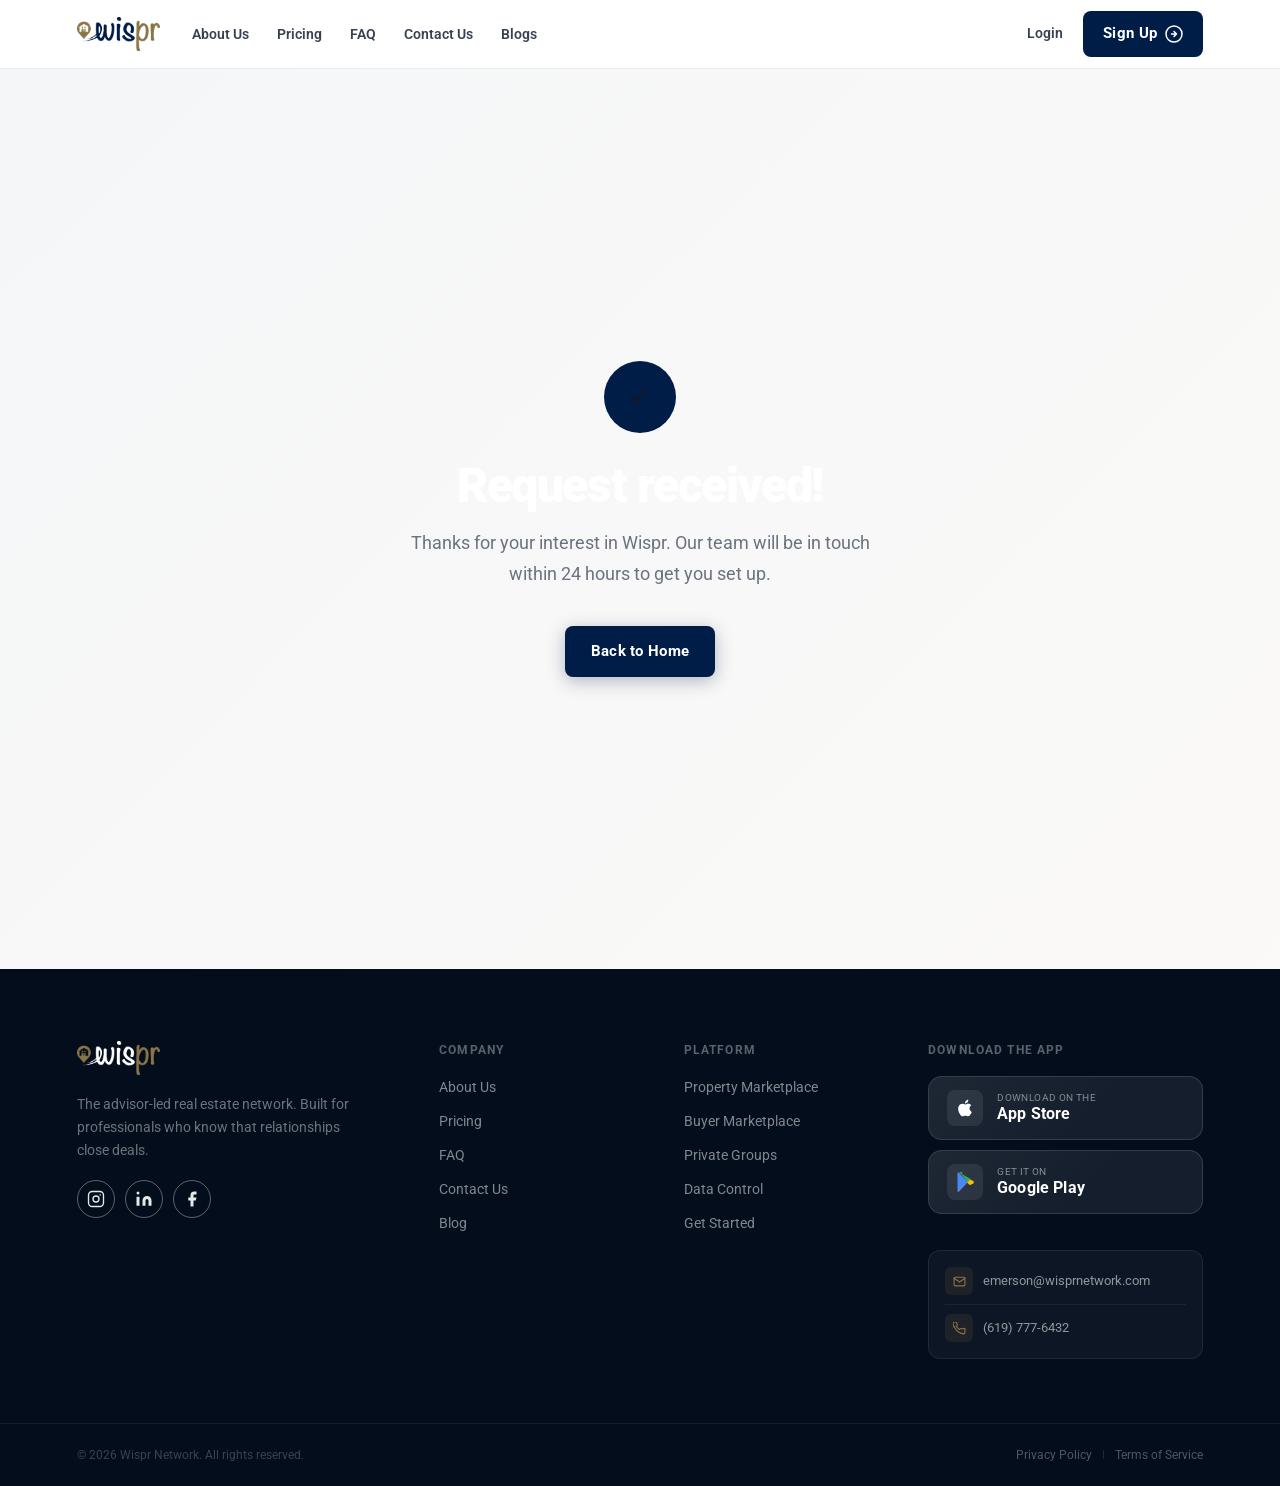
<file: thanks.html>
﻿<!DOCTYPE html>
<html lang="en">
<head>
  <meta charset="UTF-8" />
  <meta name="viewport" content="width=device-width, initial-scale=1.0" />
  <title>Thank You | Wispr Network</title>
  <meta name="description" content="Thank you for reaching out to Wispr Network. Our team will be in touch within one business day." />
  <link rel="icon" type="image/png" href="images/Fav Icon.png" />
  <link rel="apple-touch-icon" href="images/Fav Icon.png" />
  <link rel="preconnect" href="https://fonts.googleapis.com" />
  <link rel="preconnect" href="https://fonts.gstatic.com" crossorigin />
  <link href="https://fonts.googleapis.com/css2?family=Roboto:wght@400;500;700&family=Public+Sans:ital,wght@0,400;0,500;0,600;0,700;0,800;1,400&family=Playfair+Display:wght@700;800;900&display=swap" rel="stylesheet" />
  <link rel="stylesheet" href="index.css" />
  <style>
    .thanks-page {
      min-height: 100vh;
      display: flex;
      flex-direction: column;
      align-items: center;
      justify-content: center;
      text-align: center;
      padding: 60px var(--pad-x);
      background: linear-gradient(135deg, rgba(0,29,72,.04), rgba(137,116,71,.04));
    }
    .thanks-icon {
      width: 72px;
      height: 72px;
      background: var(--navy);
      border-radius: 50%;
      display: flex;
      align-items: center;
      justify-content: center;
      margin: 0 auto 28px;
      font-size: 1.8rem;
    }
    .thanks-page h1 { font-size: clamp(2rem, 4vw, 3rem); margin-bottom: 16px; }
    .thanks-page p  { font-size: 1.1rem; max-width: 480px; margin: 0 auto 36px; }
  </style>
</head>
<body>
  <header class="header">
    <nav class="nav">
      <a href="index.html" class="nav__logo">
        <img src="images/wispr_navy.png" alt="Wispr" class="nav__logo-img" id="nav-logo" />
      </a>
      <ul class="nav__links">
        <li><a href="about.html">About Us</a></li>
        <li><a href="index.html#pricing">Pricing</a></li>
        <li><a href="index.html#faq">FAQ</a></li>
        <li><a href="index.html#contact-form">Contact Us</a></li>
        <li><a href="blog.html">Blogs</a></li>
      </ul>

      <div class="nav__auth">
        <a href="https://wisprnetwork.com/sign-in/" class="nav__login">Login</a>
        <a href="https://wisprnetwork.com/sign-up/" class="btn btn--signup">
          Sign Up
          <svg width="18" height="18" viewBox="0 0 18 18" fill="none" aria-hidden="true">
            <circle cx="9" cy="9" r="8" stroke="currentColor" stroke-width="1.5"/>
            <path d="M6.5 9h5M9 6.5l2.5 2.5L9 11.5" stroke="currentColor" stroke-width="1.5" stroke-linecap="round" stroke-linejoin="round"/>
          </svg>
        </a>
      </div>
    </nav>
  </header>

  <main class="thanks-page">
    <div class="thanks-icon">✓</div>
    <h1>Request received!</h1>
    <p>
      Thanks for your interest in Wispr. Our team will be in touch
      within 24 hours to get you set up.
    </p>
    <a href="index.html" class="btn btn--primary">Back to Home</a>
  </main>

  <footer class="footer">
    <div class="footer__inner">

      <div class="footer__brand">
        <a href="index.html" class="footer__logo-link">
          <img src="images/wispr_logo_white.png" alt="Wispr" class="footer__logo-img" />
        </a>
        <p class="footer__tagline">The advisor-led real estate network. Built for professionals who know that relationships close deals.</p>
        <div class="footer__social">
          <a href="https://www.instagram.com/wisprnetwork/" target="_blank" rel="noopener" aria-label="Instagram">
            <svg width="18" height="18" viewBox="0 0 24 24" fill="none" stroke="currentColor" stroke-width="1.8" stroke-linecap="round" stroke-linejoin="round"><rect x="2" y="2" width="20" height="20" rx="5"/><circle cx="12" cy="12" r="4"/><circle cx="17.5" cy="6.5" r="1" fill="currentColor" stroke="none"/></svg>
          </a>
          <a href="https://www.linkedin.com/company/100926797/" target="_blank" rel="noopener" aria-label="LinkedIn">
            <svg width="18" height="18" viewBox="0 0 24 24" fill="currentColor"><path d="M16 8a6 6 0 016 6v7h-4v-7a2 2 0 00-2-2 2 2 0 00-2 2v7h-4v-7a6 6 0 016-6zM2 9h4v12H2z"/><circle cx="4" cy="4" r="2"/></svg>
          </a>
          <a href="#facebook" aria-label="Facebook">
            <svg width="18" height="18" viewBox="0 0 24 24" fill="currentColor"><path d="M18 2h-3a5 5 0 00-5 5v3H7v4h3v8h4v-8h3l1-4h-4V7a1 1 0 011-1h3z"/></svg>
          </a>
        </div>
      </div>

      <div class="footer__col">
        <h4 class="footer__col-title">Company</h4>
        <nav class="footer__nav">
          <a href="about.html">About Us</a>
          <a href="index.html#pricing">Pricing</a>
          <a href="index.html#faq">FAQ</a>
          <a href="index.html#contact-form">Contact Us</a>
          <a href="blog.html">Blog</a>
        </nav>
      </div>

      <div class="footer__col">
        <h4 class="footer__col-title">Platform</h4>
        <nav class="footer__nav">
          <a href="index.html#platform">Property Marketplace</a>
          <a href="index.html#platform">Buyer Marketplace</a>
          <a href="index.html#groups">Private Groups</a>
          <a href="index.html#control">Data Control</a>
          <a href="index.html#contact-form">Get Started</a>
        </nav>
      </div>

      <div class="footer__col">
        <h4 class="footer__col-title">Download the App</h4>
        <div class="footer__apps">
          <a href="https://apps.apple.com/vn/app/wispr-network/id6479228847" target="_blank" rel="noopener" class="footer__app-btn">
            <div class="footer__app-btn__icon">
              <svg width="20" height="20" viewBox="0 0 24 24" fill="white" aria-hidden="true"><path d="M18.71 19.5c-.83 1.24-1.71 2.45-3.05 2.47-1.34.03-1.77-.79-3.29-.79-1.53 0-2 .77-3.27.82-1.31.05-2.3-1.32-3.14-2.53C4.25 17 2.94 12.45 4.7 9.39c.87-1.52 2.43-2.48 4.12-2.51 1.28-.02 2.5.87 3.29.87.78 0 2.26-1.07 3.8-.91.65.03 2.47.26 3.64 1.98-.08.06-2.17 1.28-2.15 3.81.03 3.02 2.65 4.03 2.68 4.04-.03.07-.42 1.44-1.38 2.83M13 3.5c.73-.83 1.94-1.46 2.94-1.5.13 1.17-.34 2.35-1.04 3.19-.69.85-1.83 1.51-2.95 1.42-.15-1.15.41-2.35 1.05-3.11z"/></svg>
            </div>
            <div class="footer__app-btn__text">
              <small>Download on the</small>
              <strong>App Store</strong>
            </div>
          </a>
          <a href="https://play.google.com/store/apps/details?id=com.homewayz" target="_blank" rel="noopener" class="footer__app-btn">
            <div class="footer__app-btn__icon">
              <svg width="20" height="20" viewBox="0 0 24 24" aria-hidden="true">
                <path d="M3.18 23.76c.3.17.64.24.98.22L15.34 12 11.66 8.32z" fill="#EA4335"/>
                <path d="M20.54 10.27L17.9 8.76 13.9 12l4 4 2.63-1.5a1.8 1.8 0 000-4.23z" fill="#FBBC05"/>
                <path d="M4.16.24A1.8 1.8 0 003 1.9v20.2a1.8 1.8 0 001.16 1.66L15.34 12z" fill="#4285F4"/>
                <path d="M15.34 12l3.56-3.56-10.72-6.17A1.82 1.82 0 005.16.04L15.34 12z" fill="#34A853"/>
              </svg>
            </div>
            <div class="footer__app-btn__text">
              <small>Get it on</small>
              <strong>Google Play</strong>
            </div>
          </a>
        </div>
        <div class="footer__contact">
          <div class="footer__contact-item">
            <div class="footer__contact-icon">
              <svg width="13" height="13" viewBox="0 0 24 24" fill="none" stroke="currentColor" stroke-width="2" stroke-linecap="round" stroke-linejoin="round"><path d="M4 4h16c1.1 0 2 .9 2 2v12c0 1.1-.9 2-2 2H4c-1.1 0-2-.9-2-2V6c0-1.1.9-2 2-2z"/><polyline points="22,6 12,13 2,6"/></svg>
            </div>
            <a href="mailto:emerson@wisprnetwork.com">emerson@wisprnetwork.com</a>
          </div>
          <div class="footer__contact-item">
            <div class="footer__contact-icon">
              <svg width="13" height="13" viewBox="0 0 24 24" fill="none" stroke="currentColor" stroke-width="2" stroke-linecap="round" stroke-linejoin="round"><path d="M22 16.92v3a2 2 0 01-2.18 2 19.79 19.79 0 01-8.63-3.07A19.5 19.5 0 013.07 10.8 19.79 19.79 0 01.0 2.18 2 2 0 012 0h3a2 2 0 012 1.72c.127.96.361 1.903.7 2.81a2 2 0 01-.45 2.11L6.09 7.91a16 16 0 006 6l1.27-1.27a2 2 0 012.11-.45c.907.339 1.85.573 2.81.7A2 2 0 0122 14.92z"/></svg>
            </div>
            <a href="tel:+16197776432">(619) 777-6432</a>
          </div>
        </div>
      </div>

    </div>

    <div class="footer__bottom">
      <div class="footer__bottom-inner">
        <p class="footer__copy">&copy; 2026 Wispr Network. All rights reserved.</p>
        <div class="footer__legal">
          <a href="privacy.html">Privacy Policy</a>
          <span aria-hidden="true">|</span>
          <a href="terms.html">Terms of Service</a>
        </div>
      </div>
    </div>
  </footer>
</body>
</html>
</file>
<file: index.css>
/* ============================================================
   WISPR NETWORK — index.css
   Brand:    #001D48 (navy) · #897447 (gold)
   Headings: Playfair Display
   Body/UI:  Roboto + Public Sans
   ============================================================ */

/* ─── TOKENS ─────────────────────────────────────────────── */
:root {
  --navy:       #001D48;
  --navy-deep:  #000f28;
  --navy-mid:   #002b69;
  --gold:       #897447;
  --gold-light: #a8905c;
  --gold-pale:  #f5f0e8;
  --white:      #ffffff;
  --off-white:  #f7f8fb;
  --gray-light: #eef0f5;
  --gray:       #6b7280;
  --gray-dark:  #374151;
  --text:       #111827;

  --font-heading: 'Playfair Display', Georgia, serif;
  --font-body:    'Roboto', 'Public Sans', 'Segoe UI', sans-serif;

  --radius-sm: 8px;
  --radius:    16px;
  --radius-lg: 24px;
  --radius-xl: 32px;

  --shadow-sm:  0 2px 8px rgba(0,0,0,.06);
  --shadow-md:  0 8px 30px rgba(0,0,0,.10);
  --shadow-lg:  0 20px 60px rgba(0,0,0,.15);
  --shadow-xl:  0 32px 80px rgba(0,0,0,.22);

  --ease:  cubic-bezier(.4,0,.2,1);
  --speed: .25s;

  --max-w:    1280px;
  --pad-x:    clamp(24px, 6vw, 80px);
  --section-y: clamp(80px, 10vw, 120px);
}

/* ─── RESET ───────────────────────────────────────────────── */
*, *::before, *::after { box-sizing: border-box; margin: 0; padding: 0; }
html  { scroll-behavior: smooth; -webkit-font-smoothing: antialiased; }
body  { font-family: var(--font-body); color: var(--text); background: var(--white); line-height: 1.65; }
img   { display: block; max-width: 100%; }
a     { color: inherit; text-decoration: none; }
ul    { list-style: none; }
button { cursor: pointer; border: none; background: none; font: inherit; }

/* ─── TYPE SCALE ──────────────────────────────────────────── */
h1 { font-family: var(--font-body);    font-size: clamp(2.6rem, 5.5vw, 4.8rem); font-weight: 900; line-height: 1.06; letter-spacing: -.03em; color: var(--white); }
h2 { font-family: var(--font-body);    font-size: clamp(1.8rem, 3.2vw, 3rem);   font-weight: 800; line-height: 1.18; letter-spacing: -.02em; color: var(--navy); }
h3 { font-family: var(--font-body);    font-size: 1.15rem; font-weight: 700; line-height: 1.3; color: var(--navy); }
p  { font-family: var(--font-body);    color: var(--gray); line-height: 1.75; }

/* ─── BUTTONS ─────────────────────────────────────────────── */
.btn {
  display: inline-flex;
  align-items: center;
  gap: 8px;
  padding: 13px 26px;
  border-radius: var(--radius-sm);
  font-family: var(--font-body);
  font-size: .95rem;
  font-weight: 700;
  letter-spacing: .02em;
  transition: transform var(--speed) var(--ease),
              box-shadow var(--speed) var(--ease),
              background var(--speed) var(--ease);
  white-space: nowrap;
}

.btn--primary {
  background: var(--navy);
  color: var(--white);
  box-shadow: 0 4px 18px rgba(0,29,72,.3);
}
.btn--primary:hover { background: var(--navy-mid); transform: translateY(-2px); box-shadow: 0 8px 28px rgba(0,29,72,.4); }

.btn--gold {
  background: var(--gold);
  color: var(--white);
  box-shadow: 0 4px 18px rgba(137,116,71,.35);
}
.btn--gold:hover { background: var(--gold-light); transform: translateY(-2px); box-shadow: 0 8px 28px rgba(137,116,71,.45); }

.btn--white {
  background: var(--white);
  color: var(--navy);
  box-shadow: 0 4px 18px rgba(0,29,72,.2);
}
.btn--white:hover { background: #f0f4fa; transform: translateY(-2px); box-shadow: 0 8px 28px rgba(0,29,72,.3); }

.btn--hero-ghost {
  background: rgba(255,255,255,.1);
  color: var(--white);
  border: 1.5px solid rgba(255,255,255,.3);
  backdrop-filter: blur(4px);
}
.btn--hero-ghost:hover { background: rgba(255,255,255,.18); border-color: rgba(255,255,255,.55); }

.btn--signup {
  background: var(--navy);
  color: var(--white) !important;
  padding: 10px 20px;
  border-radius: var(--radius-sm);
}
.btn--signup:hover { background: var(--navy-mid); transform: translateY(-1px); }

.btn--large { padding: 16px 36px; font-size: 1rem; }


/* ============================================================
   HEADER / NAV
   ============================================================ */
.header {
  position: sticky;
  top: 0;
  z-index: 100;
  background: rgba(255,255,255,.96);
  backdrop-filter: blur(16px);
  -webkit-backdrop-filter: blur(16px);
  border-bottom: 1px solid rgba(0,0,0,.07);
}

.nav {
  max-width: var(--max-w);
  margin: 0 auto;
  padding: 0 var(--pad-x);
  height: 68px;
  display: flex;
  align-items: center;
  gap: 32px;
}

.nav__logo { flex-shrink: 0; display: flex; align-items: center; }
.nav__logo-img { height: 34px; width: auto; transition: filter var(--speed); }

.nav__links {
  display: flex;
  align-items: center;
  gap: 28px;
  flex: 1;
}
.nav__links a {
  font-size: .88rem;
  font-weight: 600;
  color: var(--gray-dark);
  transition: color var(--speed);
  position: relative;
  padding-bottom: 2px;
}
.nav__links a::after {
  content: '';
  position: absolute;
  bottom: -2px;
  left: 0;
  width: 0;
  height: 2px;
  background: var(--gold);
  border-radius: 2px;
  transition: width var(--speed) var(--ease);
}
.nav__links a:hover { color: var(--navy); }
.nav__links a:hover::after { width: 100%; }

.nav__auth {
  display: flex;
  align-items: center;
  gap: 20px;
  flex-shrink: 0;
}

.nav__login {
  font-size: .88rem;
  font-weight: 600;
  color: var(--gray-dark);
  transition: color var(--speed);
}
.nav__login:hover { color: var(--navy); }

.nav__toggle {
  display: none;
  flex-direction: column;
  gap: 5px;
  padding: 4px;
  margin-left: auto;
}
.nav__toggle span { display: block; width: 24px; height: 2px; background: var(--navy); border-radius: 2px; }


/* ============================================================
   HERO
   ============================================================ */
.hero {
  position: relative;
  background-color: var(--navy-deep);
  background-image:
    linear-gradient(135deg, rgba(0,15,40,.42) 35%, rgba(0,29,72,.25) 100%),
    url('images/home-page.jpg');
  background-size: cover;
  background-position: center top;
  background-repeat: no-repeat;
  padding: clamp(80px, 10vw, 120px) var(--pad-x) clamp(80px, 10vw, 120px);
  overflow: hidden;
  min-height: calc(100vh - 68px);
  display: flex;
  align-items: center;
}

/* Subtle grain texture overlay */
.hero::after {
  content: '';
  position: absolute;
  inset: 0;
  background-image: url("data:image/svg+xml,%3Csvg xmlns='http://www.w3.org/2000/svg' width='300' height='300'%3E%3Cfilter id='n'%3E%3CfeTurbulence type='fractalNoise' baseFrequency='.65' numOctaves='3' stitchTiles='stitch'/%3E%3C/filter%3E%3Crect width='300' height='300' filter='url(%23n)' opacity='.03'/%3E%3C/svg%3E");
  pointer-events: none;
  opacity: .4;
}

.hero__overlay {
  position: absolute;
  inset: 0;
  background: linear-gradient(90deg, rgba(0,15,40,.92) 45%, rgba(0,15,40,.2) 100%);
  pointer-events: none;
}

.hero__inner {
  position: relative;
  z-index: 1;
  max-width: var(--max-w);
  margin: 0 auto;
  width: 100%;
  display: grid;
  grid-template-columns: 1fr 1fr;
  gap: 60px;
  align-items: center;
}

/* Copy side */
.hero__headline { color: var(--white); margin-bottom: 20px; }
.hero__headline-gold { color: var(--gold); }

.hero__rule {
  width: 56px;
  height: 3px;
  background: var(--gold);
  border-radius: 2px;
  margin-bottom: 24px;
}

.hero__sub {
  font-size: 1.1rem;
  color: rgba(255,255,255,.8);
  max-width: 500px;
  margin-bottom: 36px;
}

.hero__brand-inline { color: var(--gold); font-style: italic; }

.hero__actions { display: flex; gap: 14px; flex-wrap: wrap; margin-bottom: 44px; }

/* Trust pills */
.hero__trust { display: flex; gap: 12px; flex-wrap: wrap; }

.trust-pill {
  display: inline-flex;
  align-items: center;
  gap: 7px;
  padding: 8px 14px;
  background: rgba(255,255,255,.08);
  border: 1px solid rgba(255,255,255,.14);
  border-radius: 999px;
  font-size: .8rem;
  font-weight: 600;
  color: rgba(255,255,255,.85);
  backdrop-filter: blur(4px);
}
.trust-pill__icon { flex-shrink: 0; opacity: .9; }
.trust-pill svg { stroke: rgba(255,255,255,.8); }

/* ── App Mockup ─────────────────────────────── */
.hero__mockup-wrap {
  display: flex;
  justify-content: center;
  align-items: center;
}

/* ── Professional MacBook mockup ── */
.mac-laptop {
  width: 100%;
  max-width: 620px;
  filter:
    drop-shadow(0 50px 80px rgba(0,0,0,.55))
    drop-shadow(0 15px 25px rgba(0,0,0,.3));
}

/* Outer lid — aluminum shell */
.mac-laptop__screen {
  background: linear-gradient(175deg, #e8e8e8 0%, #d4d4d4 100%);
  border-radius: 14px 14px 0 0;
  padding: 3px 3px 0;
  box-shadow:
    inset 0 1px 0 rgba(255,255,255,.9),
    inset 0 -1px 0 rgba(0,0,0,.08);
  position: relative;
}

/* Inner black bezel */
.mac-laptop__screen::before {
  content: '';
  position: absolute;
  inset: 3px 3px 0;
  background: #0d0d0d;
  border-radius: 12px 12px 0 0;
  z-index: 0;
}

/* Camera dot */
.mac-laptop__cam {
  position: relative;
  z-index: 2;
  width: 6px;
  height: 6px;
  background: radial-gradient(circle at 35% 35%, #3a3a3c, #111);
  border-radius: 50%;
  margin: 10px auto 8px;
  box-shadow: 0 0 0 1px #2a2a2a;
}
.mac-laptop__cam::after {
  content: '';
  position: absolute;
  top: 1px; left: 1px;
  width: 2px; height: 2px;
  background: rgba(255,255,255,.25);
  border-radius: 50%;
}

/* Browser mockup inside screen */
.mac-laptop__screen .mockup {
  position: relative;
  z-index: 2;
  max-width: 100%;
  border-radius: 4px 4px 0 0;
  box-shadow: none;
  overflow: hidden;
}

/* Bottom hinge strip on lid */
.mac-laptop__screen::after {
  content: '';
  display: block;
  position: relative;
  z-index: 2;
  height: 4px;
  background: linear-gradient(180deg, #b0b0b0, #c8c8c8);
}

/* Keyboard base */
.mac-laptop__base {
  background: linear-gradient(180deg, #d2d2d2 0%, #bebebe 50%, #b4b4b4 100%);
  height: 18px;
  border-radius: 0 0 2px 2px;
  display: flex;
  align-items: flex-start;
  justify-content: center;
  box-shadow:
    inset 0 1px 0 rgba(255,255,255,.5),
    inset 0 -1px 0 rgba(0,0,0,.1);
}
.mac-laptop__hinge {
  width: 110px;
  height: 5px;
  background: linear-gradient(180deg, rgba(0,0,0,.18), rgba(0,0,0,.04));
  border-radius: 0 0 6px 6px;
}

/* Table edge foot */
.mac-laptop__foot {
  height: 3px;
  border-radius: 0 0 6px 6px;
  margin: 0 6px;
  background: linear-gradient(90deg,
    transparent 0%,
    #c8c8c8 8%,
    #d8d8d8 50%,
    #c8c8c8 92%,
    transparent 100%);
}

.mockup {
  background: var(--off-white);
  border-radius: var(--radius-lg);
  box-shadow: var(--shadow-xl), 0 0 0 1px rgba(255,255,255,.08);
  overflow: hidden;
  width: 100%;
  max-width: 560px;
}

.mockup__chrome {
  background: #e8e9ec;
  padding: 10px 14px;
  display: flex;
  align-items: center;
  border-bottom: 1px solid rgba(0,0,0,.08);
}
.mockup__dots { display: flex; gap: 6px; }
.mockup__dot {
  width: 12px;
  height: 12px;
  border-radius: 50%;
}
.mockup__dot--red    { background: #ff5f57; }
.mockup__dot--yellow { background: #ffbd2e; }
.mockup__dot--green  { background: #28c840; }
.mockup__expand { margin-left: auto; color: #9ca3af; }

.mockup__dashboard {
  width: 100%;
  display: block;
  object-fit: cover;
  object-position: top;
}

.mockup__body {
  display: grid;
  grid-template-columns: 1fr auto;
  gap: 0;
  background: var(--white);
  padding: 28px 24px;
  gap: 16px;
}

.mockup__card { text-align: center; }
.mockup__logo { height: 32px; width: auto; margin: 0 auto 16px; }
.mockup__title { font-size: 1.1rem; color: var(--navy); margin-bottom: 10px; }
.mockup__desc { font-size: .85rem; color: var(--gray); margin-bottom: 20px; line-height: 1.6; }
.mockup__cta { width: 100%; justify-content: center; padding: 12px 20px; font-size: .9rem; }
.mockup__join { font-size: .78rem; color: var(--gray); margin-top: 12px; }
.mockup__join a { color: var(--navy); font-weight: 700; }

.mockup__features {
  display: flex;
  flex-direction: column;
  gap: 10px;
  min-width: 170px;
}

.mockup__feat {
  display: flex;
  align-items: center;
  gap: 10px;
  background: var(--off-white);
  border: 1px solid var(--gray-light);
  border-radius: var(--radius-sm);
  padding: 10px 12px;
  font-size: .8rem;
  color: var(--gray-dark);
  line-height: 1.4;
  box-shadow: var(--shadow-sm);
}
.mockup__feat strong { color: var(--navy); }
.mockup__feat-icon {
  width: 36px;
  height: 36px;
  background: var(--off-white);
  border: 1px solid var(--gray-light);
  border-radius: var(--radius-sm);
  display: flex;
  align-items: center;
  justify-content: center;
  flex-shrink: 0;
}

/* Video player bar */
.mockup__player {
  display: flex;
  align-items: center;
  gap: 10px;
  padding: 10px 16px;
  background: #f0f1f5;
  border-top: 1px solid rgba(0,0,0,.06);
  color: var(--gray);
}
.mockup__progress {
  flex: 1;
  height: 4px;
  background: #dde0e8;
  border-radius: 2px;
  overflow: hidden;
}
.mockup__progress-fill {
  width: 22%;
  height: 100%;
  background: var(--gold);
  border-radius: 2px;
}


/* ============================================================
   STATS STRIP
   ============================================================ */
.stats-strip {
  padding: 0 var(--pad-x);
  position: relative;
  z-index: 2;
  margin-top: -36px;
  margin-bottom: 36px;
}

.stats-strip__card {
  max-width: var(--max-w);
  margin: 0 auto;
  background: var(--white);
  border-radius: var(--radius-lg);
  box-shadow: var(--shadow-lg);
  display: grid;
  grid-template-columns: repeat(4, 1fr) repeat(3, auto);
  align-items: center;
  padding: 32px 40px;
  border: 1px solid var(--gray-light);
}

.stat-item {
  display: flex;
  align-items: center;
  gap: 14px;
  padding: 8px 16px;
}
.stat-item__icon { flex-shrink: 0; }
.stat-item__num {
  display: block;
  font-family: var(--font-heading);
  font-size: 1.9rem;
  font-weight: 900;
  color: var(--navy);
  line-height: 1;
  margin-bottom: 4px;
}
.stat-item__label {
  display: block;
  font-size: .78rem;
  font-weight: 600;
  color: var(--gray);
  letter-spacing: .02em;
}
.stat-item__sep {
  width: 1px;
  height: 48px;
  background: var(--gray-light);
  justify-self: center;
}


/* ============================================================
   PARTNER LOGOS
   ============================================================ */
.partners {
  --partner-card-w: clamp(280px, 25vw, 360px);
  --partner-card-h: 150px;
  --partner-gap: 18px;
  padding: clamp(44px, 6vw, 72px) var(--pad-x);
  background:
    linear-gradient(90deg, rgba(0,29,72,.04), rgba(137,116,71,.04)),
    linear-gradient(180deg, var(--white) 0%, #f6f8fb 100%);
  border-bottom: 1px solid rgba(0,29,72,.08);
  overflow: hidden;
}

.partners__inner {
  max-width: var(--max-w);
  margin: 0 auto;
}

.partners__title {
  margin: 0 auto clamp(20px, 3vw, 30px);
  color: var(--navy);
  font-size: clamp(1.25rem, 2vw, 1.8rem);
  font-weight: 800;
  letter-spacing: 0;
  line-height: 1.2;
  text-align: center;
}

.partners__marquee {
  overflow: hidden;
  margin-inline: calc(var(--pad-x) * -1);
  padding: 8px 0 18px;
  -webkit-mask-image: linear-gradient(90deg, transparent 0, #000 8%, #000 92%, transparent 100%);
  mask-image: linear-gradient(90deg, transparent 0, #000 8%, #000 92%, transparent 100%);
  cursor: grab;
  touch-action: pan-y;
  user-select: none;
}

.partners__marquee.is-dragging {
  cursor: grabbing;
}

.partners__track {
  display: flex;
  width: max-content;
  animation: partnersMarquee 34s linear infinite;
  will-change: transform;
}

.partners__set {
  display: flex;
  flex: 0 0 auto;
  gap: var(--partner-gap);
  padding-right: var(--partner-gap);
}

.partners__logo-card {
  width: var(--partner-card-w);
  height: var(--partner-card-h);
  flex: 0 0 auto;
  display: flex;
  align-items: center;
  justify-content: center;
  padding: clamp(22px, 2.5vw, 34px);
  background: rgba(255,255,255,.9);
  border: 1px solid rgba(0,29,72,.1);
  border-radius: var(--radius);
  box-shadow: 0 18px 44px rgba(0,29,72,.08);
}

.partners__logo {
  width: auto;
  height: auto;
  max-width: 82%;
  max-height: 74px;
  object-fit: contain;
  opacity: .96;
  pointer-events: none;
  user-select: none;
  -webkit-user-drag: none;
}

.partners__logo--coldwell {
  max-width: 84%;
  max-height: 54px;
}

.partners__logo--compass {
  max-width: 78%;
  max-height: 48px;
}

.partners__logo--exp {
  max-width: 66%;
  max-height: 86px;
}

.partners__logo--engel {
  max-width: 82%;
  max-height: 78px;
}

@keyframes partnersMarquee {
  to { transform: translateX(-50%); }
}


/* ============================================================
   WHY WISPR
   ============================================================ */
.why {
  padding: var(--section-y) var(--pad-x);
  background: var(--off-white);
}

.why__inner {
  max-width: var(--max-w);
  margin: 0 auto;
  text-align: center;
}

.why__inner h2 { margin-bottom: 52px; }

.why__grid {
  display: grid;
  grid-template-columns: repeat(3, 1fr);
  gap: 24px;
  text-align: left;
}

.why-card {
  background: var(--white);
  border: 1px solid var(--gray-light);
  border-radius: var(--radius-lg);
  padding: 36px 28px;
  box-shadow: var(--shadow-sm);
  transition: box-shadow var(--speed), transform var(--speed);
}
.why-card:hover { box-shadow: var(--shadow-md); transform: translateY(-4px); }

.why-card__icon {
  width: 56px;
  height: 56px;
  border-radius: var(--radius);
  display: flex;
  align-items: center;
  justify-content: center;
  margin-bottom: 20px;
}
.why-card__icon--blue  { background: rgba(59,108,183,.1); }
.why-card__icon--gold  { background: rgba(137,116,71,.1); }
.why-card__icon--green { background: rgba(34,197,94,.1); }

.why-card h3 { margin-bottom: 10px; }


/* ============================================================
   APP SHOWCASE
   ============================================================ */
.showcase {
  padding: var(--section-y) var(--pad-x);
  background: var(--navy);
  position: relative;
  overflow: hidden;
}
.showcase::before {
  content: '';
  position: absolute;
  width: 900px; height: 900px;
  background: radial-gradient(circle, rgba(137,116,71,.12) 0%, transparent 65%);
  top: -300px; right: -200px;
  pointer-events: none;
}

.showcase__inner {
  max-width: var(--max-w);
  margin: 0 auto;
  position: relative;
  z-index: 1;
}

.showcase__header {
  text-align: center;
  margin-bottom: 48px;
}
.showcase__header h2 { color: var(--white); margin-bottom: 12px; }
.showcase__lead { color: rgba(255,255,255,.65); font-size: 1.05rem; }

/* Tabs */
.showcase__tabs {
  display: flex;
  gap: 8px;
  justify-content: center;
  flex-wrap: wrap;
  grid-column: 1;
  grid-row: 1;
  align-self: end;
  padding-bottom: 16px;
}

.showcase__tab {
  display: inline-flex;
  align-items: center;
  gap: 8px;
  padding: 11px 22px;
  border-radius: 999px;
  font-family: var(--font-body);
  font-size: .88rem;
  font-weight: 600;
  color: rgba(255,255,255,.55);
  background: rgba(255,255,255,.07);
  border: 1.5px solid rgba(255,255,255,.1);
  cursor: pointer;
  transition: all var(--speed) var(--ease);
}
.showcase__tab:hover {
  color: rgba(255,255,255,.85);
  background: rgba(255,255,255,.12);
  border-color: rgba(255,255,255,.2);
}
.showcase__tab.is-active {
  color: var(--navy);
  background: var(--gold);
  border-color: var(--gold);
  box-shadow: 0 4px 20px rgba(137,116,71,.4);
}
.showcase__tab-icon { display: flex; align-items: center; }

/* Panels */
.showcase__panels {
  display: grid;
  grid-template-columns: 1.2fr 1fr;
  grid-template-rows: auto 1fr;
  gap: 0 56px;
  align-items: start;
}

.showcase__panel {
  display: none;
}
.showcase__panel.is-active {
  display: contents;
  animation: panelFadeIn .4s cubic-bezier(.22,1,.36,1);
}

.showcase__panel.is-active .showcase__screen {
  grid-column: 1;
  grid-row: 2;
  animation: panelFadeIn .4s cubic-bezier(.22,1,.36,1);
}
.showcase__panel.is-active .showcase__info {
  grid-column: 2;
  grid-row: 1 / 3;
  align-self: start;
  animation: panelFadeIn .4s cubic-bezier(.22,1,.36,1);
}
@keyframes panelFadeIn {
  from { opacity: 0; transform: translateY(12px); }
  to   { opacity: 1; transform: translateY(0); }
}

/* Screenshot frame */
.showcase__screen {
  background: #e8e9ec;
  border-radius: var(--radius-lg);
  overflow: hidden;
  box-shadow: 0 32px 80px rgba(0,0,0,.4), 0 0 0 1px rgba(255,255,255,.08);
}
.showcase__screen-chrome {
  padding: 10px 14px;
  display: flex;
  gap: 6px;
  align-items: center;
  background: #dde0e6;
  border-bottom: 1px solid rgba(0,0,0,.1);
}
.showcase__img {
  width: 100%;
  display: block;
  object-fit: cover;
  max-height: 480px;
  object-position: top;
}

.showcase__info h3 {
  color: var(--white);
  font-size: clamp(1.3rem, 2.2vw, 1.9rem);
  margin-bottom: 14px;
  line-height: 1.25;
}
.showcase__info p {
  color: rgba(255,255,255,.7);
  font-size: 1rem;
  line-height: 1.75;
  margin-bottom: 24px;
}

.showcase__points {
  display: grid;
  gap: 10px;
  margin-bottom: 32px;
}
.showcase__points li {
  display: flex;
  align-items: center;
  gap: 10px;
  font-size: .9rem;
  color: rgba(255,255,255,.8);
  font-weight: 500;
}
.showcase__points li::before {
  content: '';
  width: 18px; height: 18px;
  background: rgba(137,116,71,.25) url("data:image/svg+xml,%3Csvg xmlns='http://www.w3.org/2000/svg' viewBox='0 0 12 12'%3E%3Cpath d='M2 6l3 3 5-5' stroke='%23897447' stroke-width='1.8' fill='none' stroke-linecap='round' stroke-linejoin='round'/%3E%3C/svg%3E") center/11px no-repeat;
  border: 1.5px solid rgba(137,116,71,.5);
  border-radius: 50%;
  flex-shrink: 0;
}

/* Responsive */
@media (max-width: 1024px) {
  .showcase__panels { grid-template-columns: 1fr; grid-template-rows: auto auto auto; gap: 24px 0; }
  .showcase__tabs { grid-column: 1; grid-row: 1; }
  .showcase__panel.is-active .showcase__screen { grid-column: 1; grid-row: 2; }
  .showcase__panel.is-active .showcase__info   { grid-column: 1; grid-row: 3; }
}


/* ============================================================
   HOW IT WORKS
   ============================================================ */
.how {
  padding: var(--section-y) var(--pad-x);
  background: linear-gradient(160deg, var(--navy-deep) 0%, var(--navy-mid) 100%);
  position: relative;
  overflow: hidden;
}
.how::before {
  content: '';
  position: absolute;
  width: 600px; height: 600px;
  background: radial-gradient(circle, rgba(137,116,71,.1) 0%, transparent 65%);
  top: -150px; right: -100px;
  pointer-events: none;
}

.how__inner {
  max-width: var(--max-w);
  margin: 0 auto;
  position: relative;
  z-index: 1;
}

.how__header { margin-bottom: 56px; text-align: center; }
.how__header h2 { color: var(--white); max-width: 680px; margin: 12px auto 20px; }
.how__lead {
  font-size: 1.05rem;
  max-width: 580px;
  margin-left: auto;
  margin-right: auto;
  color: rgba(255,255,255,.62);
  line-height: 1.8;
}
.how__lead strong { color: rgba(255,255,255,.9); }
.how__positioning {
  max-width: 760px;
  margin-top: 24px;
  padding-left: 18px;
  border-left: 3px solid var(--gold);
  display: grid;
  gap: 10px;
}
.how__positioning p {
  color: rgba(255,255,255,.74);
  font-size: 1rem;
  line-height: 1.7;
  margin: 0;
}
.how__positioning p:first-child {
  color: var(--white);
  font-size: 1.08rem;
  font-weight: 800;
}

/* Table */
.how__compare {
  border-radius: 20px;
  overflow: hidden;
  border: 1px solid rgba(0,29,72,.08);
  background: #ffffff;
  box-shadow: 0 4px 32px rgba(0,0,0,.10);
}

/* Header row */
.how__thead {
  display: grid;
  grid-template-columns: 1.2fr 1fr 1fr;
  background: #ffffff;
  border-bottom: 1px solid rgba(0,29,72,.08);
}
.how__thead-topic { padding: 10px 28px; }
.how__thead-col {
  display: flex;
  align-items: center;
  gap: 10px;
  padding: 10px 28px;
  border-left: 1px solid rgba(0,29,72,.08);
}
.how__thead-col--bad  { }
.how__thead-col--good { }

/* Data rows */
.how__row {
  display: grid;
  grid-template-columns: 1.2fr 1fr 1fr;
  border-bottom: 1px solid rgba(0,29,72,.06);
  transition: background .15s;
}
.how__row--last { border-bottom: none; }
.how__row:hover { background: rgba(0,29,72,.02); }

.how__row-topic {
  padding: 18px 28px;
  font-size: .72rem;
  font-weight: 700;
  letter-spacing: .08em;
  text-transform: uppercase;
  color: #334155;
  display: flex;
  align-items: center;
}

.how__row-bad,
.how__row-good {
  padding: 18px 28px;
  font-size: .92rem;
  line-height: 1.5;
  display: flex;
  align-items: center;
  gap: 10px;
  border-left: 1px solid rgba(0,29,72,.06);
}

.how__row-bad {
  color: #475569;
}
.how__row-bad::before {
  content: '✕';
  font-size: .65rem;
  color: #ef4444;
  flex-shrink: 0;
}

.how__row-good {
  color: var(--navy);
  font-weight: 600;
}
.how__row-good::before {
  content: '✓';
  font-size: .8rem;
  color: var(--gold);
  font-weight: 700;
  flex-shrink: 0;
}


/* ============================================================
   FEATURES
   ============================================================ */
.features { padding: var(--section-y) var(--pad-x); background: var(--off-white); }

.features__inner {
  max-width: var(--max-w);
  margin: 0 auto;
}

.features__inner h2 { max-width: 620px; margin-bottom: 24px; }

.features__intro {
  max-width: 860px;
  font-size: 1.05rem;
  line-height: 1.8;
  margin-bottom: 16px;
  color: var(--gray-dark);
}
.features__intro strong { color: var(--navy); }
.features__reach {
  max-width: 860px;
  font-size: 1.02rem;
  line-height: 1.8;
  color: var(--gray-dark);
  margin: 20px 0 0;
}
.features__reach strong { color: var(--navy); }

/* ============================================================
   DATA CONTROL
   ============================================================ */
.control { padding: var(--section-y) var(--pad-x); }

.control__inner { max-width: var(--max-w); margin: 0 auto; }

.control__heading {
  max-width: 600px;
  margin: 0 auto 52px;
  text-align: center;
}
.control__heading h2 { margin-bottom: 14px; }

.control__grid { display: grid; grid-template-columns: repeat(3, 1fr); gap: 24px; }

.control-card {
  background: var(--off-white);
  border: 1px solid var(--gray-light);
  border-radius: var(--radius-lg);
  padding: 38px 30px;
  text-align: center;
  box-shadow: var(--shadow-sm);
  transition: box-shadow var(--speed), transform var(--speed);
}
.control-card:hover { box-shadow: var(--shadow-md); transform: translateY(-4px); }

.control-card__num {
  width: 52px;
  height: 52px;
  background: var(--navy);
  color: var(--white);
  border-radius: 50%;
  display: flex;
  align-items: center;
  justify-content: center;
  font-size: .95rem;
  font-weight: 800;
  margin: 0 auto 22px;
}
.control-card h3 { margin-bottom: 10px; }


/* ============================================================
   RUMR MILL
   ============================================================ */
.rumrmill {
  background: linear-gradient(135deg, var(--navy-deep) 0%, var(--navy-mid) 100%);
  padding: var(--section-y) var(--pad-x);
  position: relative;
  overflow: hidden;
  text-align: center;
}
.rumrmill::before {
  content: '';
  position: absolute;
  width: 700px;
  height: 700px;
  background: radial-gradient(circle, rgba(137,116,71,.18) 0%, transparent 70%);
  top: -200px;
  right: -150px;
  pointer-events: none;
}
.rumrmill__inner { max-width: 780px; margin: 0 auto; position: relative; z-index: 1; }
.rumrmill__headline { color: var(--white); margin-bottom: 18px; }
.rumrmill__sub { color: rgba(255,255,255,.72); font-size: 1.05rem; margin-bottom: 38px; }
.rumrmill__cta {
  min-width: 180px;
  justify-content: center;
  background: var(--white);
  color: var(--navy);
  box-shadow: 0 12px 34px rgba(0,0,0,.24), 0 0 0 1px rgba(255,255,255,.12);
}
.rumrmill__cta:hover {
  background: var(--gold);
  color: var(--white);
  box-shadow: 0 16px 42px rgba(137,116,71,.36);
}

/* ── Stats row ──────────────────────────────────────── */
.rumrmill__stats {
  display: flex;
  justify-content: center;
  align-items: center;
  margin-bottom: 64px;
  padding-bottom: 52px;
  border-bottom: 1px solid rgba(255,255,255,.1);
}

.rumrmill__stat {
  display: flex;
  flex-direction: column;
  align-items: center;
  gap: 0;
}

/* All numbers: subtle fade-white gradient */
.rumrmill__stat-num {
  display: block;
  font-family: var(--font-body);
  font-size: clamp(2.6rem, 5vw, 4.2rem);
  font-weight: 900;
  letter-spacing: -.03em;
  line-height: 1;
  background: linear-gradient(170deg, #ffffff 0%, rgba(255,255,255,.6) 100%);
  -webkit-background-clip: text;
  -webkit-text-fill-color: transparent;
  background-clip: text;
}

/* Gold accent line between number and label */
.rumrmill__stat-label {
  position: relative;
  padding-top: 14px;
  font-size: .68rem;
  font-weight: 700;
  letter-spacing: .16em;
  text-transform: uppercase;
  color: rgba(255,255,255,.38);
}
.rumrmill__stat-label::before {
  content: '';
  position: absolute;
  top: 5px;
  left: 50%;
  transform: translateX(-50%);
  width: 20px;
  height: 1.5px;
  background: linear-gradient(90deg, transparent, rgba(137,116,71,.8), transparent);
  border-radius: 2px;
}

/* ── Featured stat ($7.4B) ───────────────────────────── */
.rumrmill__stat--featured {
  position: relative;
}
/* Radial gold glow behind the number */
.rumrmill__stat--featured::after {
  content: '';
  position: absolute;
  inset: -24px -40px;
  background: radial-gradient(ellipse at 50% 45%, rgba(137,116,71,.22) 0%, transparent 68%);
  pointer-events: none;
  z-index: 0;
}
.rumrmill__stat--featured > * { position: relative; z-index: 1; }

.rumrmill__stat--featured .rumrmill__stat-num {
  font-size: clamp(3.6rem, 7.5vw, 6rem);
  background: linear-gradient(140deg, #ffffff 15%, #d4a96a 55%, var(--gold) 100%);
  -webkit-background-clip: text;
  -webkit-text-fill-color: transparent;
  background-clip: text;
  filter: drop-shadow(0 0 28px rgba(137,116,71,.35));
}
.rumrmill__stat--featured .rumrmill__stat-label {
  color: rgba(255,255,255,.55);
  letter-spacing: .18em;
}
.rumrmill__stat--featured .rumrmill__stat-label::before {
  width: 32px;
  background: linear-gradient(90deg, transparent, var(--gold), transparent);
  opacity: .9;
}

/* ── Dividers — pseudo-element, always centered ─────── */
.rumrmill__stat + .rumrmill__stat {
  position: relative;
  padding-left: clamp(40px, 6vw, 84px);
  margin-left:  clamp(40px, 6vw, 84px);
}
.rumrmill__stat + .rumrmill__stat::before {
  content: '';
  position: absolute;
  left: 0;
  top: 50%;
  transform: translateY(-50%);
  width: 1px;
  height: 52px;
  background: linear-gradient(to bottom, transparent, rgba(255,255,255,.2), transparent);
}

@media (max-width: 560px) {
  .rumrmill__stats      { flex-direction: column; align-items: center; }
  .rumrmill__stat + .rumrmill__stat {
    padding-left: 0; margin-left: 0;
    padding-top: 32px; margin-top: 32px;
  }
  .rumrmill__stat + .rumrmill__stat::before {
    top: 0; left: 50%;
    transform: translateX(-50%);
    width: 40px; height: 1px;
    background: linear-gradient(to right, transparent, rgba(255,255,255,.2), transparent);
  }
}


/* ============================================================
   PRIVATE GROUPS
   ============================================================ */
.groups { padding: var(--section-y) var(--pad-x); background: var(--off-white); }

.groups__inner {
  max-width: var(--max-w);
  margin: 0 auto;
  display: grid;
  grid-template-columns: 1fr 1fr;
  gap: 72px;
  align-items: center;
}

.groups__copy h2 { margin-bottom: 18px; }
.groups__copy p  { margin-bottom: 16px; }
.groups__copy .btn { margin-top: 6px; }

.groups__screenshot {
  width: 100%;
  display: block;
}


/* ============================================================
   BELIEF
   ============================================================ */
.belief { padding: var(--section-y) var(--pad-x); background: var(--navy); }

.belief__inner { max-width: 900px; margin: 0 auto; text-align: center; }

.belief__quote {
  font-family: var(--font-body);
  font-size: clamp(1.6rem, 3vw, 2.6rem);
  font-weight: 800;
  line-height: 1.25;
  color: var(--white);
  quotes: none;
  border: none;
  padding: 0;
  background: none;
}
.belief__quote::before { content: ''; }
.belief__quote::after  { content: ''; }


/* ============================================================
   CONTACT
   ============================================================ */
.contact {
  padding: var(--section-y) var(--pad-x);
  background:
    linear-gradient(180deg, var(--white) 0%, #f6f8fb 100%);
}

.contact__inner {
  max-width: var(--max-w);
  margin: 0 auto;
  display: grid;
  grid-template-columns: .9fr 1.1fr;
  gap: clamp(44px, 7vw, 88px);
  align-items: start;
}

.contact__content {
  max-width: 520px;
  min-width: 0;
}

.contact__eyebrow {
  display: inline-block;
  margin-bottom: 14px;
  color: var(--gold);
  font-size: .76rem;
  font-weight: 800;
  letter-spacing: .12em;
  line-height: 1.3;
  text-transform: uppercase;
}

.contact__content h2 {
  margin-bottom: 16px;
}

.contact__content p {
  color: var(--gray-dark);
  font-size: 1.04rem;
  margin-bottom: 28px;
}

.contact__methods {
  display: grid;
  gap: 12px;
}

.contact-method {
  display: flex;
  align-items: center;
  gap: 14px;
  min-height: 78px;
  padding: 16px 18px;
  background: var(--white);
  border: 1px solid rgba(0,29,72,.1);
  border-radius: var(--radius-sm);
  color: var(--gray-dark);
  box-shadow: 0 12px 30px rgba(0,29,72,.06);
  transition: border-color var(--speed), box-shadow var(--speed), transform var(--speed);
}

a.contact-method:hover {
  border-color: rgba(137,116,71,.34);
  box-shadow: 0 18px 40px rgba(0,29,72,.1);
  transform: translateY(-2px);
}

.contact-method__icon {
  width: 40px;
  height: 40px;
  display: flex;
  align-items: center;
  justify-content: center;
  flex-shrink: 0;
  background: rgba(137,116,71,.1);
  border: 1px solid rgba(137,116,71,.18);
  border-radius: var(--radius-sm);
  color: var(--gold);
}

.contact-method strong {
  display: block;
  color: var(--navy);
  font-size: .92rem;
  line-height: 1.3;
}

.contact-method span:last-child {
  min-width: 0;
  overflow-wrap: anywhere;
}

.contact__form-card {
  min-width: 0;
  background: var(--white);
  border: 1px solid rgba(0,29,72,.1);
  border-top: 3px solid var(--gold);
  border-radius: var(--radius);
  padding: 30px;
  box-shadow: 0 24px 64px rgba(0,29,72,.12);
}

.contact__form-header {
  display: flex;
  align-items: flex-start;
  justify-content: space-between;
  gap: 12px;
  margin-bottom: 22px;
  padding-bottom: 18px;
  border-bottom: 1px solid #f0f0f0;
}

.contact__form-title {
  font-size: 1.28rem;
  color: var(--navy);
  margin-bottom: 3px;
}

.contact__form-sub {
  font-size: .82rem;
  color: var(--gray);
}

.contact__form .form-group textarea {
  min-height: 118px;
  resize: vertical;
}

.contact__submit {
  display: flex;
  align-items: center;
  justify-content: center;
  gap: 8px;
  width: 100%;
  margin-top: 16px;
  padding: 13px 24px;
  background: var(--gold);
  color: var(--white);
  border: none;
  border-radius: 10px;
  font-family: var(--font-body);
  font-size: .95rem;
  font-weight: 700;
  letter-spacing: .02em;
  cursor: pointer;
  transition: background var(--speed), transform var(--speed), box-shadow var(--speed);
}

.contact__submit:hover {
  background: #7a6640;
  transform: translateY(-1px);
  box-shadow: 0 6px 20px rgba(137,116,71,.35);
}

.contact__submit:disabled,
.contact__submit.is-loading {
  cursor: wait;
  opacity: .72;
  transform: none;
  box-shadow: none;
}

.contact__submit svg {
  transition: transform .2s;
}

.contact__submit:hover svg {
  transform: translateX(3px);
}

.contact__form-note {
  margin-top: 10px;
  color: #9ca3af;
  font-size: .76rem;
  line-height: 1.5;
  text-align: center;
}

.contact__form-note--success {
  color: var(--navy);
  font-weight: 600;
}

.form-honey,
.form-frame {
  position: absolute;
  width: 1px;
  height: 1px;
  overflow: hidden;
  clip: rect(0 0 0 0);
  white-space: nowrap;
  border: 0;
}


/* ============================================================
   FORM ELEMENTS
   ============================================================ */
.form-row { display: grid; gap: 10px; }
.form-row--2 { grid-template-columns: 1fr 1fr; }

.form-group { display: flex; flex-direction: column; gap: 4px; margin-bottom: 10px; }
.form-group:last-of-type { margin-bottom: 0; }

.form-group label {
  font-size: .7rem;
  font-weight: 600;
  color: #6b7280;
  letter-spacing: .05em;
  text-transform: uppercase;
}
.form-group label span { color: var(--gold); margin-left: 1px; }

.form-group input,
.form-group select,
.form-group textarea {
  width: 100%;
  padding: 8px 11px;
  border: 1.5px solid #e8eaed;
  border-radius: 8px;
  font-family: var(--font-body);
  font-size: .875rem;
  color: var(--text);
  background: #fafafa;
  outline: none;
  transition: border-color .18s, box-shadow .18s, background .18s;
  -webkit-appearance: none; appearance: none;
}
.form-group input::placeholder,
.form-group textarea::placeholder { color: #c0c8d4; font-size: .84rem; }

.form-group input:focus,
.form-group select:focus,
.form-group textarea:focus {
  border-color: var(--navy);
  background: var(--white);
  box-shadow: 0 0 0 3px rgba(0,29,72,.08);
}

.form-group select {
  background-color: #fafafa;
  background-image: url("data:image/svg+xml,%3Csvg xmlns='http://www.w3.org/2000/svg' viewBox='0 0 16 16'%3E%3Cpath d='M4 6l4 4 4-4' stroke='%236b7280' stroke-width='1.5' fill='none' stroke-linecap='round' stroke-linejoin='round'/%3E%3C/svg%3E");
  background-repeat: no-repeat;
  background-position: right 10px center;
  background-size: 14px;
  padding-right: 30px;
  cursor: pointer;
}
.form-group textarea { resize: none; min-height: 64px; line-height: 1.55; }


/* ============================================================
   CTA SECTION
   ============================================================ */
.cta {
  background: linear-gradient(135deg, var(--navy-deep) 0%, var(--navy-mid) 100%);
  padding: var(--section-y) var(--pad-x);
  text-align: center;
  position: relative;
  overflow: hidden;
}
.cta::before {
  content: '';
  position: absolute;
  width: 600px; height: 600px;
  background: radial-gradient(circle, rgba(137,116,71,.14) 0%, transparent 65%);
  bottom: -200px; right: -100px;
  pointer-events: none;
}
.cta__inner {
  max-width: 720px;
  margin: 0 auto;
  position: relative;
  z-index: 1;
}
.cta__headline {
  color: var(--white);
  margin: 8px 0 18px;
  font-size: clamp(1.8rem, 3.5vw, 2.8rem);
}
.cta__sub {
  color: rgba(255,255,255,.62);
  font-size: 1.05rem;
  max-width: 560px;
  margin: 0 auto 36px;
  line-height: 1.75;
}

/* ============================================================
   FOOTER
   ============================================================ */
/* =============================================
   FOOTER
============================================= */
.footer {
  background: #040d1c;
  padding-top: 72px;
}

.footer__inner {
  max-width: var(--max-w);
  margin: 0 auto;
  padding: 0 var(--pad-x) 64px;
  display: grid;
  grid-template-columns: 1.6fr 1fr 1fr 1.4fr;
  gap: 48px;
  align-items: start;
}

/* Brand col */
.footer__brand { display: flex; flex-direction: column; gap: 18px; }

.footer__logo-link { display: inline-flex; }
.footer__logo-img  { height: 34px; width: auto; display: block; opacity: .9; transition: opacity var(--speed); }
.footer__logo-img:hover { opacity: 1; }

.footer__tagline {
  font-size: .875rem;
  color: rgba(255,255,255,.42);
  line-height: 1.65;
  max-width: 280px;
}

.footer__social {
  display: flex;
  gap: 10px;
}
.footer__social a {
  width: 38px; height: 38px;
  border-radius: 50%;
  border: 1px solid rgba(255,255,255,.35);
  display: flex; align-items: center; justify-content: center;
  color: rgba(255,255,255,.9);
  transition: border-color var(--speed), color var(--speed), background var(--speed);
}
.footer__social a:hover {
  border-color: var(--gold);
  color: var(--gold);
  background: rgba(137,116,71,.1);
}

/* Nav cols */
.footer__col { display: flex; flex-direction: column; gap: 16px; }

.footer__col-title {
  font-family: var(--font-body);
  font-size: .72rem;
  font-weight: 700;
  letter-spacing: .1em;
  text-transform: uppercase;
  color: rgba(255,255,255,.35);
  margin: 0;
}

.footer__nav { display: flex; flex-direction: column; gap: 11px; }
.footer__nav a {
  font-size: .875rem;
  color: rgba(255,255,255,.5);
  transition: color var(--speed);
  width: fit-content;
}
.footer__nav a:hover { color: rgba(255,255,255,.9); }

/* App buttons */
.footer__apps { display: flex; flex-direction: column; gap: 10px; margin-bottom: 20px; }

.footer__app-btn {
  display: flex;
  align-items: center;
  gap: 14px;
  background: rgba(255,255,255,.07);
  border: 1.5px solid rgba(255,255,255,.14);
  border-radius: 14px;
  padding: 13px 18px;
  color: var(--white);
  transition: background .2s, border-color .2s, transform .2s, box-shadow .2s;
  text-decoration: none;
  position: relative;
  overflow: hidden;
}
.footer__app-btn::before {
  content: '';
  position: absolute;
  inset: 0;
  background: linear-gradient(135deg, rgba(255,255,255,.04) 0%, transparent 60%);
  pointer-events: none;
}
.footer__app-btn:hover {
  background: rgba(255,255,255,.12);
  border-color: var(--gold);
  transform: translateY(-2px);
  box-shadow: 0 8px 28px rgba(0,0,0,.35);
}
.footer__app-btn__icon {
  width: 36px; height: 36px;
  display: flex; align-items: center; justify-content: center;
  background: rgba(255,255,255,.08);
  border-radius: 8px;
  flex-shrink: 0;
}
.footer__app-btn__text {
  display: flex;
  flex-direction: column;
  line-height: 1.25;
}
.footer__app-btn__text small {
  font-size: .62rem;
  color: rgba(255,255,255,.48);
  letter-spacing: .04em;
  text-transform: uppercase;
}
.footer__app-btn__text strong {
  font-size: .98rem;
  font-weight: 700;
  color: var(--white);
  letter-spacing: .01em;
}

/* Contact */
.footer__contact {
  display: flex;
  flex-direction: column;
  gap: 0;
  padding: 16px;
  background: rgba(255,255,255,.04);
  border: 1px solid rgba(255,255,255,.08);
  border-radius: 12px;
}
.footer__contact-item {
  display: flex;
  align-items: center;
  gap: 10px;
  padding: 9px 0;
  border-bottom: 1px solid rgba(255,255,255,.06);
}
.footer__contact-item:last-child { border-bottom: none; padding-bottom: 0; }
.footer__contact-item:first-child { padding-top: 0; }
.footer__contact-icon {
  width: 28px; height: 28px;
  background: rgba(137,116,71,.15);
  border-radius: 6px;
  display: flex; align-items: center; justify-content: center;
  flex-shrink: 0;
  color: var(--gold);
}
.footer__contact a {
  font-size: .83rem;
  color: rgba(255,255,255,.55);
  transition: color var(--speed);
}
.footer__contact a:hover { color: var(--gold); }

/* Bottom bar */
.footer__bottom {
  border-top: 1px solid rgba(255,255,255,.07);
  padding: 20px var(--pad-x);
}
.footer__bottom-inner {
  max-width: var(--max-w);
  margin: 0 auto;
  display: flex;
  align-items: center;
  justify-content: space-between;
  gap: 16px;
  flex-wrap: wrap;
}
.footer__copy { font-size: .78rem; color: rgba(255,255,255,.22); margin: 0; }
.footer__legal {
  display: flex;
  align-items: center;
  gap: 10px;
}
.footer__legal a { font-size: .78rem; color: rgba(255,255,255,.3); transition: color var(--speed); }
.footer__legal a:hover { color: rgba(255,255,255,.7); }
.footer__legal span { color: rgba(255,255,255,.15); font-size: .7rem; }


/* ============================================================
   ANIMATIONS & INTERACTIONS
   ============================================================ */

/* Hero entrance — stagger children on load */
.js .hero__headline  { animation: heroSlideUp .7s cubic-bezier(.22,1,.36,1) .1s both; }
.js .hero__rule      { animation: heroSlideUp .6s cubic-bezier(.22,1,.36,1) .25s both; }
.js .hero__sub       { animation: heroSlideUp .6s cubic-bezier(.22,1,.36,1) .35s both; }
.js .hero__actions   { animation: heroSlideUp .6s cubic-bezier(.22,1,.36,1) .45s both; }
.js .hero__trust     { animation: heroSlideUp .6s cubic-bezier(.22,1,.36,1) .55s both; }
@keyframes heroSlideUp {
  from { opacity: 0; transform: translateY(30px); }
  to   { opacity: 1; transform: translateY(0); }
}
@keyframes heroFadeIn {
  from { opacity: 0; transform: translateY(20px) scale(.98); }
  to   { opacity: 1; transform: translateY(0)    scale(1); }
}

/* ── Wispr brand inline split: wis(blue) pr(gold) ────────── */
.brand-wis,
.brand-pr {
  font-family: Noteworthy, 'Chalkboard SE', cursive;
  font-style: normal;
  font-weight: 700;
  font-size: 1.15em;
}
.brand-rumr {
  white-space: nowrap;
  letter-spacing: 0;
  text-transform: none;
}

/* On dark backgrounds (hero, rumrmill, signup, belief) */
.brand-wis { color: #ffffff; }
.brand-pr  { color: var(--gold); }

/* On light/white backgrounds override to true navy */
.why .brand-wis,
.features .brand-wis,
.control .brand-wis,
.groups .brand-wis,
.partners .brand-wis,
.contact .brand-wis,
.how__compare .brand-wis,
.contact-modal .brand-wis { color: var(--navy); }

/* Rumr Mill dark bg — keep white/gold */
.rumrmill .brand-wis { color: #ffffff; }
.rumrmill .brand-pr  { color: var(--gold); }

/* ── Keyword underline — why-card emphasis words ─────────── */
.kw-underline {
  font-weight: 700;
  font-style: italic;
  text-decoration: underline;
  text-decoration-color: var(--navy);
  text-decoration-thickness: 2px;
  text-underline-offset: 3px;
}

/* ── Hero headline gold accent ───────────────────────────── */
.hero__headline-gold {
  display: inline-block;
}

/* ── Trust pills — subtle shimmer on hover ───────────────── */
.trust-pill {
  transition: background var(--speed), border-color var(--speed),
              transform var(--speed);
}
.trust-pill:hover {
  background: rgba(255,255,255,.14);
  border-color: rgba(255,255,255,.28);
  transform: translateY(-2px);
}

/* ── Hero rule animated width ────────────────────────────── */
.js .hero__rule {
  animation: heroSlideUp .6s cubic-bezier(.22,1,.36,1) .25s both,
             ruleGrow .8s cubic-bezier(.22,1,.36,1) .8s both;
  width: 0;
}
@keyframes ruleGrow {
  from { width: 0;    opacity: 0; }
  to   { width: 56px; opacity: 1; }
}

/* Nav scroll state */
.header--scrolled {
  box-shadow: 0 2px 24px rgba(0,0,0,.10);
}

/* Logo: swap to white on scroll (light pages only — JS handles src swap) */
.header--scrolled .nav {
  height: 60px;
}
.header { transition: box-shadow .3s ease; }
.nav    { transition: height .3s ease; }

/* Nav toggle animation */
.nav__toggle { transition: transform .2s ease; }
.nav__toggle.is-open span:nth-child(1) { transform: translateY(7px) rotate(45deg); }
.nav__toggle.is-open span:nth-child(2) { opacity: 0; transform: scaleX(0); }
.nav__toggle.is-open span:nth-child(3) { transform: translateY(-7px) rotate(-45deg); }
.nav__toggle span { transition: transform .25s ease, opacity .2s ease; transform-origin: center; }

/* ═══ SCROLL REVEAL SYSTEM ══════════════════════════════
   Three layers:
   1. Base:    opacity + translateY (default for all elements)
   2. Text:    heading slides up from behind an overflow mask
   3. Variants: per-origin overrides (left · right · scale · fade)
   All transitions are one-way: once revealed, never re-hidden.
════════════════════════════════════════════════════════ */

/* ── 1. Base: fade + slide up ────────────────────────── */
.js [data-reveal],
.js .reveal-heading,
.js .reveal-child {
  opacity: 0;
  transform: translateY(24px);
  /* opacity uses standard ease-in-out; transform uses fast expo-out */
  transition: opacity .6s cubic-bezier(.4,0,.2,1),
              transform .72s cubic-bezier(.16,1,.3,1);
  will-change: opacity, transform;
}

/* ── 2. Origin variants ──────────────────────────────── */
.js [data-reveal-origin="left"],
.js .reveal-child[data-reveal-origin="left"] {
  transform: translateX(-38px);
}
.js [data-reveal-origin="right"],
.js .reveal-child[data-reveal-origin="right"] {
  transform: translateX(38px);
}
/* Scale: slight Y + scale, with a snappy spring timing  */
.js [data-reveal-origin="scale"],
.js .reveal-child[data-reveal-origin="scale"] {
  transform: translateY(10px) scale(0.96);
  transition: opacity .45s cubic-bezier(.4,0,.2,1),
              transform .6s cubic-bezier(.22,1,.36,1);
}
/* Fade: pure opacity, longer and softer                 */
.js [data-reveal-origin="fade"],
.js .reveal-child[data-reveal-origin="fade"] {
  transform: none;
  transition: opacity .95s cubic-bezier(.4,0,.2,1);
}

/* ── Revealed state — resets every variant ───────────── */
.js [data-reveal].is-revealed,
.js .reveal-heading.is-revealed,
.js .reveal-child.is-revealed {
  opacity: 1;
  transform: none;
  will-change: auto;
}

/* ═══ SMALL IMPROVEMENTS ════════════════════════════════

   1. scroll-margin-top — sections land below the fixed header
      when navigated to via anchor link or back/forward.
   2. Focus-visible — keyboard users get a clean gold ring.
   3. Form valid state — subtle green border on filled inputs.
   4. Footer nav — underline on hover for better affordance.
   5. Selection colour — matches brand gold.
════════════════════════════════════════════════════════ */

/* 1. Anchor offset for sticky header */
section[id],
div[id] {
  scroll-margin-top: 84px;
}

/* 2. Keyboard focus ring */
:focus-visible {
  outline: 2px solid var(--gold);
  outline-offset: 3px;
  border-radius: 4px;
}
/* Remove focus ring for mouse clicks */
:focus:not(:focus-visible) { outline: none; }

/* 3. Filled form input — subtle teal-green valid hint */
.form-group input:not(:placeholder-shown):not(:focus):valid,
.form-group textarea:not(:placeholder-shown):not(:focus):valid {
  border-color: #d1fae5;
  background: #f8fffe;
}

/* 4. Footer nav — slide-right indicator on hover */
.footer__nav a {
  padding-left: 0;
  transition: color var(--speed), padding-left var(--speed);
}
.footer__nav a:hover {
  color: rgba(255,255,255,.9);
  padding-left: 4px;
}

/* 5. Brand text selection */
::selection {
  background: rgba(137,116,71,.28);
  color: var(--navy-deep);
}

/* 6. Smooth image loading */
img { transition: opacity .3s; }
img[loading="lazy"] { opacity: 0; }
img[loading="lazy"].loaded,
img:not([loading]) { opacity: 1; }

/* Card spotlight effect */
.why-card,
.control-card {
  position: relative;
  overflow: hidden;
}

.why-card::before,
.control-card::before {
  content: '';
  position: absolute;
  inset: 0;
  background: radial-gradient(
    circle 180px at var(--spotlight-x, 50%) var(--spotlight-y, 50%),
    rgba(137,116,71,.08) 0%,
    transparent 70%
  );
  opacity: 0;
  transition: opacity .3s ease;
  pointer-events: none;
  border-radius: inherit;
}

.why-card.has-spotlight::before,
.control-card.has-spotlight::before {
  opacity: 1;
}

/* Mockup progress bar (animated by JS) */
.mockup__progress-fill {
  width: 22%;
}


/* ============================================================
   MOBILE NAV PANEL
   ============================================================ */

/* The slide-down nav panel on mobile */
.nav__links--open,
.nav__auth--open {
  display: flex !important;
}

@media (max-width: 768px) {
  .nav {
    flex-wrap: wrap;
    height: auto;
    padding-top: 14px;
    padding-bottom: 14px;
    row-gap: 0;
  }

  .nav__logo { order: 1; }
  .nav__toggle { order: 2; display: flex; margin-left: auto; }

  /* Hidden by default on mobile */
  .nav__links,
  .nav__auth { display: none; }

  /* Expanded state */
  .nav__links--open {
    order: 3;
    width: 100%;
    flex-direction: column;
    gap: 0;
    padding: 8px 0 4px;
    border-top: 1px solid var(--gray-light);
    margin-top: 10px;
    animation: slideDown .25s cubic-bezier(.22,1,.36,1);
  }

  .nav__links--open li { width: 100%; }

  .nav__links--open a {
    display: block;
    padding: 12px 4px;
    font-size: 1rem;
    border-bottom: 1px solid var(--gray-light);
    width: 100%;
  }
  .nav__links--open a::after { display: none; }

  .nav__auth--open {
    order: 4;
    width: 100%;
    flex-direction: column;
    gap: 10px;
    padding: 14px 0 6px;
    animation: slideDown .28s cubic-bezier(.22,1,.36,1) .04s both;
  }

  .nav__auth--open .nav__login {
    font-size: 1rem;
    padding: 10px 4px;
    border-bottom: 1px solid var(--gray-light);
  }

  .nav__auth--open .btn--signup {
    width: 100%;
    justify-content: center;
    padding: 13px;
  }

  @keyframes slideDown {
    from { opacity: 0; transform: translateY(-8px); }
    to   { opacity: 1; transform: translateY(0); }
  }
}


/* ============================================================
   RESPONSIVE
   ============================================================ */
@media (max-width: 1024px) {
  .hero__inner { grid-template-columns: 1fr; gap: 52px; min-height: auto; }
  .hero { min-height: auto; }
  .hero__mockup-wrap { justify-content: center; }
  .mockup { max-width: 540px; }
  .mac-laptop { max-width: 540px; }

  .why__grid,
  .control__grid { grid-template-columns: 1fr 1fr; }

  .how__thead,
  .how__row { grid-template-columns: 1fr 1fr; }
  .how__thead-topic,
  .how__row-topic { display: none; }
  .how__thead-col,
  .how__row-bad,
  .how__row-good { padding: 16px 18px; font-size: .88rem; }
  .how__thead-col:first-child { border-left: none; }
  .how__row-bad { border-left: none; }

  .groups__inner { grid-template-columns: 1fr; gap: 44px; }

  .contact__inner { grid-template-columns: 1fr; gap: 36px; }
  .contact__content { max-width: 720px; }
  .contact__methods { grid-template-columns: repeat(3, minmax(0, 1fr)); }
  .contact__form-card { padding: 26px 22px 22px; }

}

@media (max-width: 768px) {
  .hero__copy { text-align: center; }
  .hero__sub { margin-left: auto; margin-right: auto; }
  .hero__actions { justify-content: center; }
  .hero__trust { justify-content: center; }
  .hero__rule { margin-left: auto; margin-right: auto; }
  .hero__mockup-wrap { justify-content: center; }

  .mac-laptop { max-width: 100%; }
  .mac-laptop__screen { border-radius: 12px 12px 0 0; padding: 10px 10px 0; }
  .mac-laptop__cam { margin-bottom: 8px; }

  .mockup__body { grid-template-columns: 1fr; }
  .mockup__features { flex-direction: row; flex-wrap: wrap; min-width: unset; }

  .why__grid,
  .control__grid { grid-template-columns: 1fr; }

  .how__thead-col,
  .how__row-bad,
  .how__row-good { padding: 12px 14px; font-size: .82rem; }

  .form-row--2 { grid-template-columns: 1fr; }
  .contact__inner { gap: 28px; }
  .contact__methods { grid-template-columns: 1fr; }
  .contact-method { min-height: 70px; padding: 14px 16px; }
  .contact__form-card { padding: 22px 16px 18px; }

  .footer__inner { grid-template-columns: 1fr 1fr; gap: 40px; }
  .footer__brand { grid-column: 1 / -1; flex-direction: row; align-items: flex-start; gap: 32px; }
  .footer__tagline { max-width: 100%; }

  .faq-search-row { flex-direction: column; align-items: stretch; }
  .faq-contact-link { justify-content: center; }
}

@media (max-width: 600px) {
  .partners {
    --partner-card-w: 250px;
    --partner-card-h: 118px;
    --partner-gap: 14px;
    padding: 48px var(--pad-x);
  }
  .partners__inner { max-width: 320px; }
  .partners__logo { max-height: 58px; }
  .partners__logo--coldwell { max-height: 40px; }
  .partners__logo--compass { max-height: 36px; }
  .partners__logo--exp { max-height: 68px; }
  .partners__logo--engel { max-height: 58px; }

  .showcase__tabs { gap: 6px; }
  .showcase__tab { padding: 9px 16px; font-size: .82rem; }
}

@media (max-width: 480px) {
  .hero__actions { flex-direction: column; align-items: stretch; }
  .hero__trust { flex-direction: column; align-items: flex-start; }
  .trust-pill { width: 100%; }

  .mac-laptop { max-width: 100%; filter: drop-shadow(0 20px 40px rgba(0,0,0,.45)); }
  .mac-laptop__screen { border-radius: 10px 10px 0 0; padding: 8px 8px 0; }
  .mac-laptop__base { height: 14px; }
  .mac-laptop__hinge { width: 80px; }

  .showcase__tab-icon { display: none; }
  .showcase__tab { padding: 8px 14px; font-size: .78rem; }

  .how__thead,
  .how__row { grid-template-columns: 1fr 1fr; }
  .how__thead-col,
  .how__row-bad,
  .how__row-good { padding: 10px 12px; font-size: .78rem; }

  .footer__inner { grid-template-columns: 1fr; }
  .footer__brand { flex-direction: column; gap: 16px; }
  .footer__bottom-inner { flex-direction: column; align-items: flex-start; gap: 8px; }

  .groups__screenshot { border-radius: var(--radius-lg); }
}

/* =============================================
   SUCCESS MODAL
============================================= */
.contact-modal {
  position: fixed;
  inset: 0;
  z-index: 9000;
  background: rgba(0, 15, 40, .55);
  backdrop-filter: blur(4px);
  display: flex;
  align-items: center;
  justify-content: center;
  padding: 24px;
  opacity: 0;
  transition: opacity .2s;
}
.contact-modal[hidden] { display: none; }
.contact-modal.is-open { opacity: 1; }
.contact-modal__inner {
  background: #fff;
  border-radius: 20px;
  padding: 48px 40px 40px;
  max-width: 420px;
  width: 100%;
  text-align: center;
  position: relative;
  box-shadow: 0 24px 64px rgba(0,0,0,.18);
}
.contact-modal__close {
  position: absolute;
  top: 16px;
  right: 16px;
  width: 36px;
  height: 36px;
  border-radius: 50%;
  background: #f1f5f9;
  color: #64748b;
  display: flex;
  align-items: center;
  justify-content: center;
  cursor: pointer;
  border: none;
  transition: background .15s;
}
.contact-modal__close:hover { background: #e2e8f0; }
.contact-modal__icon {
  margin-bottom: 20px;
}
.contact-modal__inner h3 {
  font-size: 1.4rem;
  color: var(--navy);
  margin-bottom: 10px;
}
.contact-modal__inner p {
  color: #64748b;
  margin-bottom: 28px;
  line-height: 1.6;
}
.contact-modal__btn { width: 100%; justify-content: center; }
body.modal-open { overflow: hidden; }

/* =============================================
   LIGHTBOX
============================================= */
.showcase__img { cursor: zoom-in; }

.lightbox {
  position: fixed;
  inset: 0;
  z-index: 9999;
  background: rgba(0, 0, 0, .88);
  display: flex;
  align-items: center;
  justify-content: center;
  padding: 24px;
  opacity: 0;
  pointer-events: none;
  transition: opacity .22s ease;
}

.lightbox.is-open {
  opacity: 1;
  pointer-events: all;
}

.lightbox__img {
  max-width: 92vw;
  max-height: 90vh;
  border-radius: 10px;
  box-shadow: 0 24px 80px rgba(0,0,0,.6);
  transform: scale(.94);
  transition: transform .25s cubic-bezier(.22,1,.36,1);
  object-fit: contain;
}

.lightbox.is-open .lightbox__img {
  transform: scale(1);
}

.lightbox__close {
  position: absolute;
  top: 20px;
  right: 24px;
  background: rgba(255,255,255,.12);
  border: 1px solid rgba(255,255,255,.2);
  color: #fff;
  font-size: 1.6rem;
  line-height: 1;
  width: 44px;
  height: 44px;
  border-radius: 50%;
  cursor: pointer;
  display: flex;
  align-items: center;
  justify-content: center;
  transition: background .15s;
}

.lightbox__close:hover { background: rgba(255,255,255,.24); }
</file>
<file: about.css>
/* ============================================================
   WISPR — about.css
   Page-specific styles for About Us
   Shared tokens and components live in index.css
   ============================================================ */

/* ─── LOGO IMAGES ─────────────────────────────────────────── */
.nav__logo-img  { height: 36px; width: auto; display: block; }

/* Active nav link */
.nav__active {
  color: var(--navy) !important;
  font-weight: 700 !important;
  position: relative;
}
.nav__active::after {
  content: '';
  position: absolute;
  left: 0; bottom: -4px;
  width: 100%; height: 2px;
  background: var(--gold);
  border-radius: 2px;
}

/* ─── PAGE HERO ───────────────────────────────────────────── */
.about-hero {
  position: relative;
  min-height: 72vh;
  display: flex;
  align-items: center;
  background-image:
    linear-gradient(150deg, rgba(0,15,40,.80) 0%, rgba(0,29,72,.70) 100%),
    url('images/home-page.jpg');
  background-size: cover;
  background-position: center 30%;
  padding: clamp(120px, 16vw, 200px) var(--pad-x) clamp(80px, 10vw, 130px);
  overflow: hidden;
}

.about-hero__inner {
  position: relative;
  z-index: 1;
  max-width: 820px;
  margin: 0 auto;
  width: 100%;
}

.about-hero__headline {
  font-size: clamp(2.6rem, 5.5vw, 4.2rem);
  color: var(--white);
  line-height: 1.12;
  margin: 12px 0 24px;
}

.about-hero__sub {
  font-size: clamp(1rem, 1.8vw, 1.22rem);
  color: rgba(255,255,255,.82);
  max-width: 580px;
  line-height: 1.75;
}

.about-hero__sub .hero__brand-inline { font-size: inherit; }

.about-mission .brand-wis,
.about-story .brand-wis,
.about-pillars .brand-wis { color: var(--navy); }

/* Scroll cue */
.about-hero__scroll {
  margin-top: 56px;
  width: 28px;
  height: 44px;
  border: 2px solid rgba(255,255,255,.35);
  border-radius: 14px;
  display: flex;
  align-items: flex-start;
  justify-content: center;
  padding-top: 6px;
}
.about-hero__scroll span {
  width: 4px;
  height: 8px;
  background: var(--gold);
  border-radius: 2px;
  animation: scrollBob 1.6s ease-in-out infinite;
}
@keyframes scrollBob {
  0%, 100% { transform: translateY(0); opacity: 1; }
  50%       { transform: translateY(10px); opacity: .4; }
}

/* ─── IMPACT NUMBERS ──────────────────────────────────────── */
.about-impact {
  background: var(--navy);
  padding: 56px var(--pad-x);
  border-bottom: 1px solid rgba(137,116,71,.25);
}

.about-impact__inner {
  max-width: var(--max-w);
  margin: 0 auto;
  display: flex;
  align-items: center;
  justify-content: center;
  gap: 0;
  flex-wrap: wrap;
}

.about-stat {
  flex: 1 1 220px;
  text-align: center;
  padding: 16px 32px;
}

.about-stat__number {
  display: block;
  font-family: var(--font-heading);
  font-size: clamp(2.2rem, 4vw, 3.2rem);
  font-weight: 800;
  color: var(--gold);
  line-height: 1;
  margin-bottom: 10px;
}

.about-stat__label {
  font-size: .9rem;
  color: rgba(255,255,255,.65);
  line-height: 1.45;
  letter-spacing: .02em;
  text-transform: uppercase;
}

.about-stat__divider {
  width: 1px;
  height: 52px;
  background: rgba(255,255,255,.12);
  flex-shrink: 0;
}

/* ─── MISSION ─────────────────────────────────────────────── */
.about-mission {
  padding: var(--section-y) var(--pad-x);
}

.about-mission__inner {
  max-width: var(--max-w);
  margin: 0 auto;
  display: grid;
  grid-template-columns: 1fr 1.6fr;
  gap: 80px;
  align-items: start;
}

.about-mission__lead {
  position: sticky;
  top: 100px;
}

.about-mission__lead h2 { margin-top: 8px; margin-bottom: 0; }

.about-mission__accent {
  width: 48px;
  height: 3px;
  background: linear-gradient(90deg, var(--navy), var(--gold));
  border-radius: 2px;
  margin-top: 20px;
}

.about-mission__pull {
  font-size: 1.22rem;
  font-weight: 600;
  color: var(--navy);
  line-height: 1.55;
  margin-bottom: 28px;
  border-left: 3px solid var(--gold);
  padding-left: 20px;
}

.about-mission__body p {
  margin-bottom: 20px;
  font-size: 1.05rem;
  line-height: 1.85;
  color: var(--gray-dark);
}
.about-mission__body p:last-of-type { margin-bottom: 36px; }

.about-mission__cta { display: inline-flex; }

/* ─── STORY ───────────────────────────────────────────────── */
.about-story {
  background: var(--off-white);
  padding: var(--section-y) var(--pad-x);
  border-top: 1px solid var(--gray-light);
  border-bottom: 1px solid var(--gray-light);
}

.about-story__inner {
  margin: 0 auto;
  max-width: 860px;
}

.about-story__content h2 {
  margin-bottom: 28px;
  line-height: 1.18;
}

.about-story__content p {
  font-size: 1.05rem;
  line-height: 1.85;
  color: var(--gray-dark);
  margin-bottom: 20px;
}
.about-story__content p:last-child { margin-bottom: 0; }

/* ─── PILLARS ─────────────────────────────────────────────── */
.about-pillars {
  padding: var(--section-y) var(--pad-x);
}

.about-pillars__inner { max-width: var(--max-w); margin: 0 auto; }

.about-pillars__header { margin-bottom: 52px; }
.about-pillars__header h2 { margin-top: 8px; max-width: 500px; }

.about-pillars__grid {
  display: grid;
  grid-template-columns: repeat(3, 1fr);
  gap: 24px;
}

.pillar-card {
  background: var(--white);
  border: 1px solid var(--gray-light);
  border-radius: var(--radius-lg);
  padding: 44px 36px;
  position: relative;
  overflow: hidden;
  box-shadow: var(--shadow-sm);
  transition: box-shadow var(--speed), transform var(--speed);
}

.pillar-card::before {
  content: '';
  position: absolute;
  top: 0; left: 0; right: 0;
  height: 3px;
  background: linear-gradient(90deg, var(--navy), var(--gold));
}

.pillar-card:hover {
  box-shadow: var(--shadow-md);
  transform: translateY(-6px);
}

.pillar-card__icon {
  font-size: 2rem;
  margin-bottom: 20px;
  display: block;
}

.pillar-card h3 {
  margin-bottom: 14px;
  font-size: 1.15rem;
  color: var(--navy);
}

.pillar-card p {
  font-size: 1rem;
  line-height: 1.7;
  color: var(--gray-dark);
}

/* ─── REVEAL ANIMATIONS ───────────────────────────────────── */
[data-reveal] {
  opacity: 0;
  transform: translateY(28px);
  transition: opacity .6s ease, transform .6s cubic-bezier(.22,1,.36,1);
}
[data-reveal].is-revealed {
  opacity: 1;
  transform: translateY(0);
}

.reveal-child {
  opacity: 0;
  transform: translateY(22px);
  transition: opacity .55s ease, transform .55s cubic-bezier(.22,1,.36,1);
}
.reveal-child.is-revealed {
  opacity: 1;
  transform: translateY(0);
}

/* ─── TEAM ────────────────────────────────────────────────── */
.about-team {
  padding: var(--section-y) var(--pad-x);
  background: var(--navy);
  position: relative;
  overflow: hidden;
}
.about-team::before {
  content: '';
  position: absolute;
  width: 700px; height: 700px;
  background: radial-gradient(circle, rgba(137,116,71,.1) 0%, transparent 65%);
  top: -200px; right: -150px;
  pointer-events: none;
}

.about-team__inner {
  max-width: var(--max-w);
  margin: 0 auto;
  position: relative;
  z-index: 1;
}

.about-team__header { margin-bottom: 52px; }
.about-team__header h2 { color: var(--white); margin-top: 10px; }

.team-card {
  display: grid;
  grid-template-columns: 360px 1fr;
  gap: 72px;
  align-items: start;
}
.team-card + .team-card {
  margin-top: 72px;
  padding-top: 72px;
  border-top: 1px solid rgba(255,255,255,.1);
}

.team-card__photo-wrap {
  position: relative;
  border-radius: 20px;
  overflow: hidden;
  box-shadow: 0 32px 80px rgba(0,0,0,.4);
}
.team-card__photo-wrap::before {
  content: '';
  position: absolute;
  inset: 0;
  background: linear-gradient(160deg, rgba(137,116,71,.15) 0%, transparent 50%);
  pointer-events: none;
  z-index: 1;
}
.team-card__photo {
  width: 100%;
  display: block;
  object-fit: cover;
  aspect-ratio: 3 / 4;
  object-position: top center;
}

.team-card__body { padding-top: 8px; }

.team-card__meta { margin-bottom: 28px; }

.team-card__name {
  font-size: clamp(1.6rem, 2.5vw, 2.2rem);
  font-weight: 800;
  color: var(--white);
  margin-bottom: 8px;
  letter-spacing: -.02em;
}

.team-card__title {
  font-size: 1rem;
  color: rgba(255,255,255,.55);
  font-weight: 500;
}

.team-card__bio {
  font-size: 1rem;
  line-height: 1.85;
  color: rgba(255,255,255,.65);
  margin-bottom: 18px;
}
.team-card__bio:last-of-type { margin-bottom: 28px; }
.team-card__bio strong { color: rgba(255,255,255,.9); font-weight: 600; }

.team-card__links { display: flex; gap: 12px; }

.team-card__link {
  display: inline-flex;
  align-items: center;
  gap: 7px;
  padding: 9px 18px;
  border: 1.5px solid rgba(255,255,255,.15);
  border-radius: 999px;
  font-size: .83rem;
  font-weight: 600;
  color: rgba(255,255,255,.7);
  transition: border-color .2s, color .2s;
}
.team-card__link:hover { border-color: var(--gold); color: var(--gold); }

/* ─── RESPONSIVE ──────────────────────────────────────────── */
@media (max-width: 1024px) {
  .team-card { grid-template-columns: 1fr; gap: 40px; }
  .team-card__photo-wrap { max-width: 320px; }

  .about-mission__inner {
    grid-template-columns: 1fr;
    gap: 40px;
  }
  .about-mission__lead { position: static; }

  .about-story__inner {
    grid-template-columns: 1fr;
    gap: 48px;
  }

  .about-pillars__grid { grid-template-columns: 1fr 1fr; }

  .about-stat__divider { display: none; }
  .about-stat { padding: 20px 16px; }
}

@media (max-width: 768px) {
  .about-pillars__grid { grid-template-columns: 1fr; }
  .about-hero__inner { max-width: 100%; }
}

@media (max-width: 600px) {
  .about-impact__inner { flex-direction: column; gap: 0; }
  .about-stat { padding: 20px 0; border-bottom: 1px solid rgba(255,255,255,.08); }
  .about-stat:last-child { border-bottom: none; }
}
</file>
